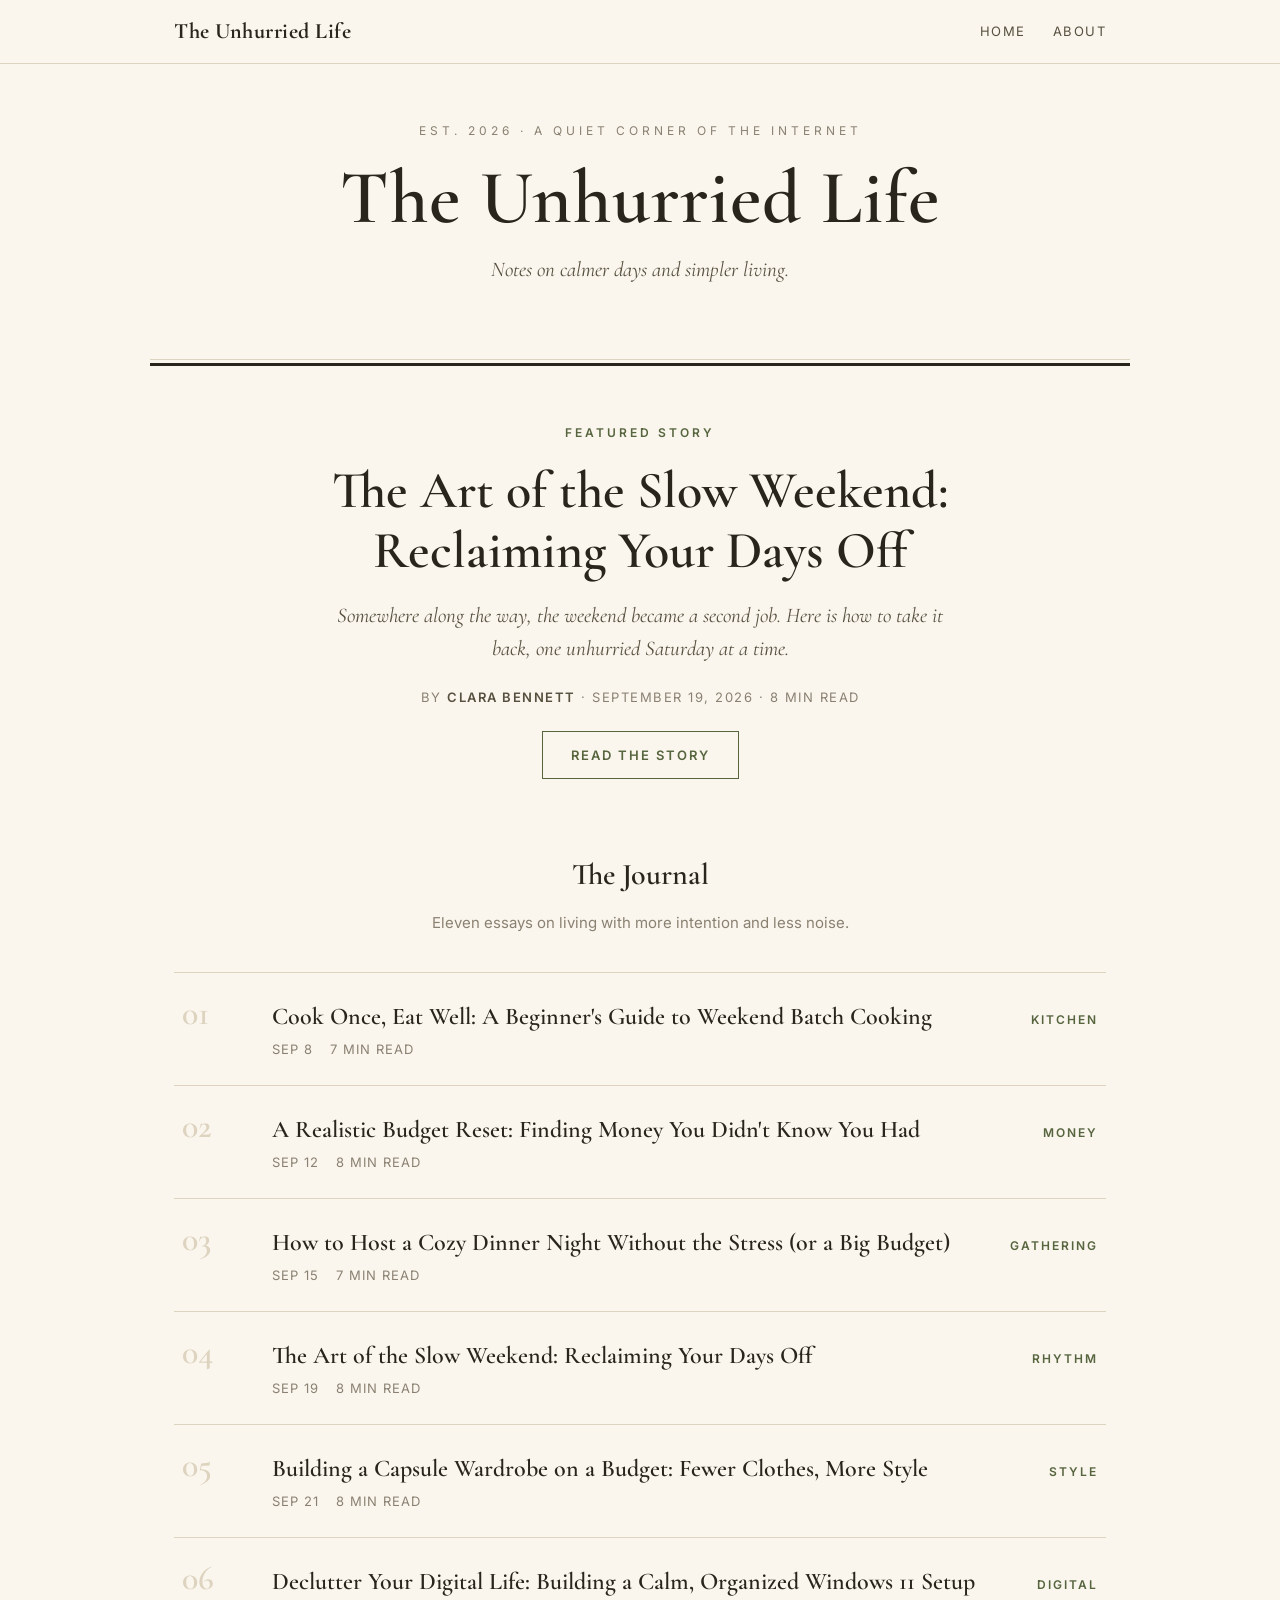
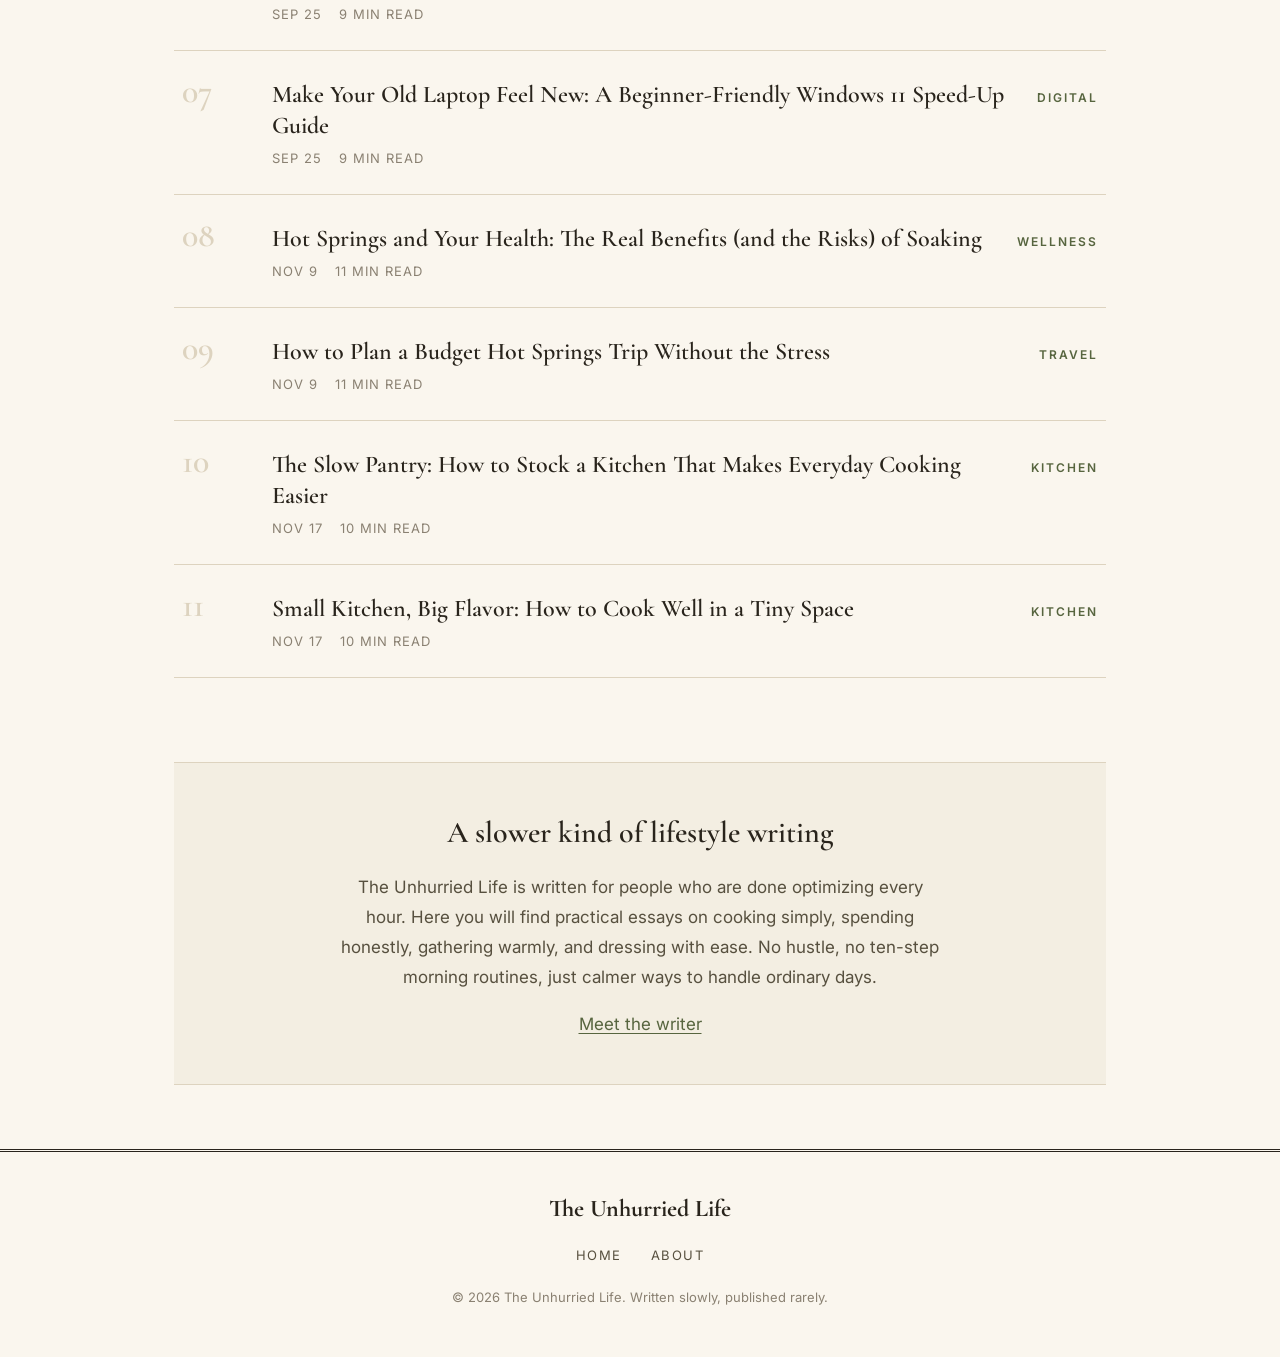
<file: index.html>
<!DOCTYPE html>
<html lang="en">
<head>
<meta charset="UTF-8">
<meta name="viewport" content="width=device-width, initial-scale=1.0">
<title>The Unhurried Life | Notes on Calmer Days and Simpler Living</title>
<meta name="description" content="The Unhurried Life is a lifestyle journal about intentional everyday living: slow weekends, simple cooking, honest budgeting, and wardrobes that make mornings easy.">
<meta property="og:type" content="website">
<meta property="og:title" content="The Unhurried Life | Notes on Calmer Days and Simpler Living">
<meta property="og:description" content="A lifestyle journal about intentional everyday living: slow weekends, simple cooking, honest budgeting, and calmer routines.">
<meta property="og:url" content="https://the-unhurried-life.tiiny.site/">
<link rel="stylesheet" href="styles.css">
</head>
<body>

<div class="topbar">
  <div class="topbar-inner">
    <a class="brand-mini" href="index.html">The Unhurried Life</a>
    <nav class="navlinks">
      <a href="index.html">Home</a>
      <a href="about.html">About</a>
    </nav>
  </div>
</div>

<header class="masthead">
  <div class="est">Est. 2026 &middot; A quiet corner of the internet</div>
  <h1>The Unhurried Life</h1>
  <p class="tagline">Notes on calmer days and simpler living.</p>
</header>
<hr class="double-rule">

<main>
  <div class="wrap-wide">

    <section class="featured">
      <div class="kicker">Featured Story</div>
      <h2><a href="posts/the-art-of-the-slow-weekend.html">The Art of the Slow Weekend: Reclaiming Your Days Off</a></h2>
      <p class="excerpt">Somewhere along the way, the weekend became a second job. Here is how to take it back, one unhurried Saturday at a time.</p>
      <p class="byline">By <strong>Clara Bennett</strong> &middot; September 19, 2026 &middot; 8 min read</p>
      <a class="read-more" href="posts/the-art-of-the-slow-weekend.html">Read the story</a>
    </section>

    <section class="index-section">
      <h2 class="index-heading">The Journal</h2>
      <p class="index-sub">Eleven essays on living with more intention and less noise.</p>
      <ol class="story-list">
        <li>
          <div>
            <h3><a href="posts/weekend-batch-cooking-for-beginners.html">Cook Once, Eat Well: A Beginner's Guide to Weekend Batch Cooking</a></h3>
            <p class="meta"><time datetime="2026-09-08">Sep 8</time> 7 min read</p>
          </div>
          <span class="cat">Kitchen</span>
        </li>
        <li>
          <div>
            <h3><a href="posts/realistic-budget-reset.html">A Realistic Budget Reset: Finding Money You Didn't Know You Had</a></h3>
            <p class="meta"><time datetime="2026-09-12">Sep 12</time> 8 min read</p>
          </div>
          <span class="cat">Money</span>
        </li>
        <li>
          <div>
            <h3><a href="posts/cozy-dinner-night-without-stress.html">How to Host a Cozy Dinner Night Without the Stress (or a Big Budget)</a></h3>
            <p class="meta"><time datetime="2026-09-15">Sep 15</time> 7 min read</p>
          </div>
          <span class="cat">Gathering</span>
        </li>
        <li>
          <div>
            <h3><a href="posts/the-art-of-the-slow-weekend.html">The Art of the Slow Weekend: Reclaiming Your Days Off</a></h3>
            <p class="meta"><time datetime="2026-09-19">Sep 19</time> 8 min read</p>
          </div>
          <span class="cat">Rhythm</span>
        </li>
        <li>
          <div>
            <h3><a href="posts/capsule-wardrobe-on-a-budget.html">Building a Capsule Wardrobe on a Budget: Fewer Clothes, More Style</a></h3>
            <p class="meta"><time datetime="2026-09-21">Sep 21</time> 8 min read</p>
          </div>
          <span class="cat">Style</span>
        </li>
        <li>
          <div>
            <h3><a href="posts/calm-organized-windows-11-setup.html">Declutter Your Digital Life: Building a Calm, Organized Windows 11 Setup</a></h3>
            <p class="meta"><time datetime="2026-09-25">Sep 25</time> 9 min read</p>
          </div>
          <span class="cat">Digital</span>
        </li>
        <li>
          <div>
            <h3><a href="posts/windows-11-speed-up-guide-for-beginners.html">Make Your Old Laptop Feel New: A Beginner-Friendly Windows 11 Speed-Up Guide</a></h3>
            <p class="meta"><time datetime="2026-09-25">Sep 25</time> 9 min read</p>
          </div>
          <span class="cat">Digital</span>
        </li>
        <li>
          <div>
            <h3><a href="posts/hot-springs-health-benefits-and-risks.html">Hot Springs and Your Health: The Real Benefits (and the Risks) of Soaking</a></h3>
            <p class="meta"><time datetime="2026-11-09">Nov 9</time> 11 min read</p>
          </div>
          <span class="cat">Wellness</span>
        </li>
        <li>
          <div>
            <h3><a href="posts/plan-a-budget-hot-springs-trip.html">How to Plan a Budget Hot Springs Trip Without the Stress</a></h3>
            <p class="meta"><time datetime="2026-11-09">Nov 9</time> 11 min read</p>
          </div>
          <span class="cat">Travel</span>
        </li>
        <li>
          <div>
            <h3><a href="posts/slow-pantry-stocking-guide.html">The Slow Pantry: How to Stock a Kitchen That Makes Everyday Cooking Easier</a></h3>
            <p class="meta"><time datetime="2026-11-17">Nov 17</time> 10 min read</p>
          </div>
          <span class="cat">Kitchen</span>
        </li>
        <li>
          <div>
            <h3><a href="posts/small-kitchen-big-flavor.html">Small Kitchen, Big Flavor: How to Cook Well in a Tiny Space</a></h3>
            <p class="meta"><time datetime="2026-11-17">Nov 17</time> 10 min read</p>
          </div>
          <span class="cat">Kitchen</span>
        </li>
      </ol>
    </section>

    <section class="home-about">
      <h2>A slower kind of lifestyle writing</h2>
      <p>The Unhurried Life is written for people who are done optimizing every hour. Here you will find practical essays on cooking simply, spending honestly, gathering warmly, and dressing with ease. No hustle, no ten-step morning routines, just calmer ways to handle ordinary days.</p>
      <a href="about.html">Meet the writer</a>
    </section>

  </div>
</main>

<footer>
  <div class="f-title">The Unhurried Life</div>
  <nav>
    <a href="index.html">Home</a>
    <a href="about.html">About</a>
  </nav>
  <p class="small">&copy; 2026 The Unhurried Life. Written slowly, published rarely.</p>
</footer>

</body>
</html>
</file>
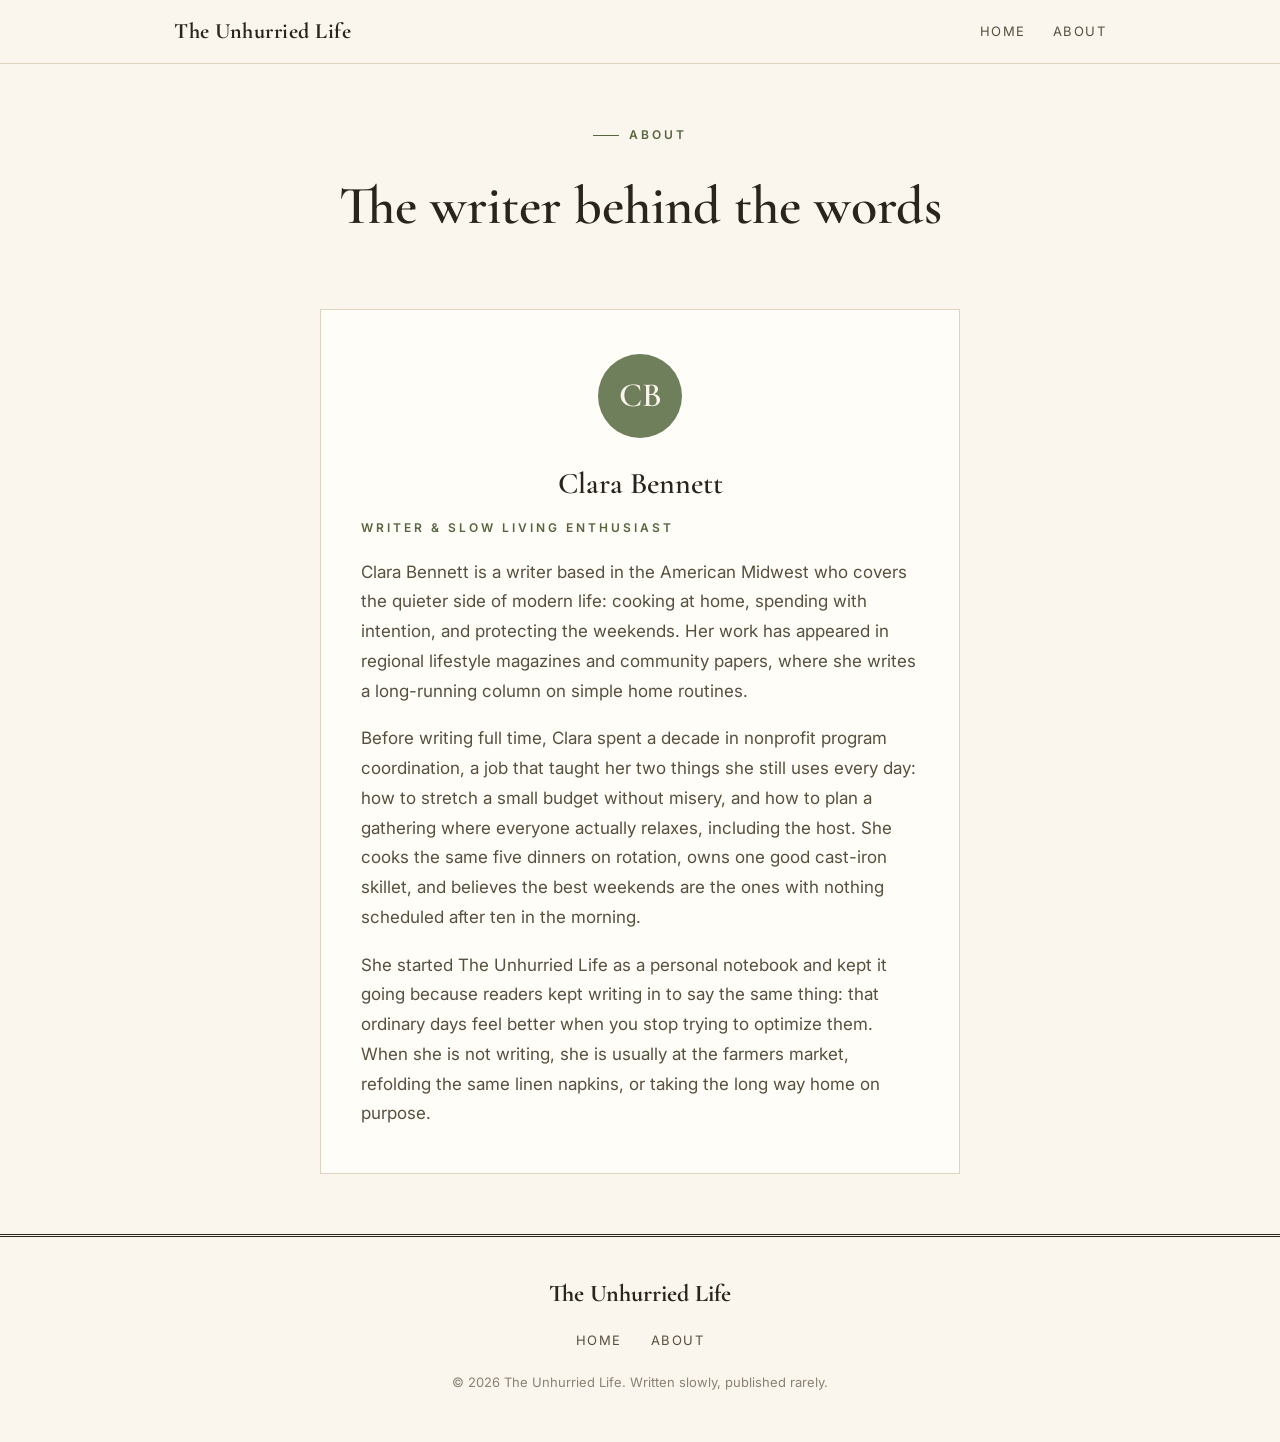
<file: about.html>
<!DOCTYPE html>
<html lang="en">
<head>
<meta charset="UTF-8">
<meta name="viewport" content="width=device-width, initial-scale=1.0">
<title>About | The Unhurried Life</title>
<meta name="description" content="Meet Clara Bennett, the writer behind The Unhurried Life: essays on slow weekends, simple cooking, honest money, and calm routines.">
<meta property="og:type" content="website">
<meta property="og:title" content="About | The Unhurried Life">
<meta property="og:description" content="Meet Clara Bennett, the writer behind The Unhurried Life: essays on slow weekends, simple cooking, honest money, and calm routines.">
<meta property="og:url" content="https://the-unhurried-life.tiiny.site/about.html">
<link rel="stylesheet" href="styles.css">
</head>
<body>

<div class="topbar">
  <div class="topbar-inner">
    <a class="brand-mini" href="index.html">The Unhurried Life</a>
    <nav class="navlinks">
      <a href="index.html">Home</a>
      <a href="about.html">About</a>
    </nav>
  </div>
</div>

<main>
  <div class="wrap">

    <header class="about-head">
      <div class="kicker" style="text-align:center">About</div>
      <h1>The writer behind the words</h1>
    </header>

    <div class="author-card">
      <div class="initials">CB</div>
      <h2>Clara Bennett</h2>
      <p class="role">Writer &amp; Slow Living Enthusiast</p>
      <p>Clara Bennett is a writer based in the American Midwest who covers the quieter side of modern life: cooking at home, spending with intention, and protecting the weekends. Her work has appeared in regional lifestyle magazines and community papers, where she writes a long-running column on simple home routines.</p>
      <p>Before writing full time, Clara spent a decade in nonprofit program coordination, a job that taught her two things she still uses every day: how to stretch a small budget without misery, and how to plan a gathering where everyone actually relaxes, including the host. She cooks the same five dinners on rotation, owns one good cast-iron skillet, and believes the best weekends are the ones with nothing scheduled after ten in the morning.</p>
      <p>She started The Unhurried Life as a personal notebook and kept it going because readers kept writing in to say the same thing: that ordinary days feel better when you stop trying to optimize them. When she is not writing, she is usually at the farmers market, refolding the same linen napkins, or taking the long way home on purpose.</p>
    </div>

  </div>
</main>

<footer>
  <div class="f-title">The Unhurried Life</div>
  <nav>
    <a href="index.html">Home</a>
    <a href="about.html">About</a>
  </nav>
  <p class="small">&copy; 2026 The Unhurried Life. Written slowly, published rarely.</p>
</footer>

</body>
</html>
</file>
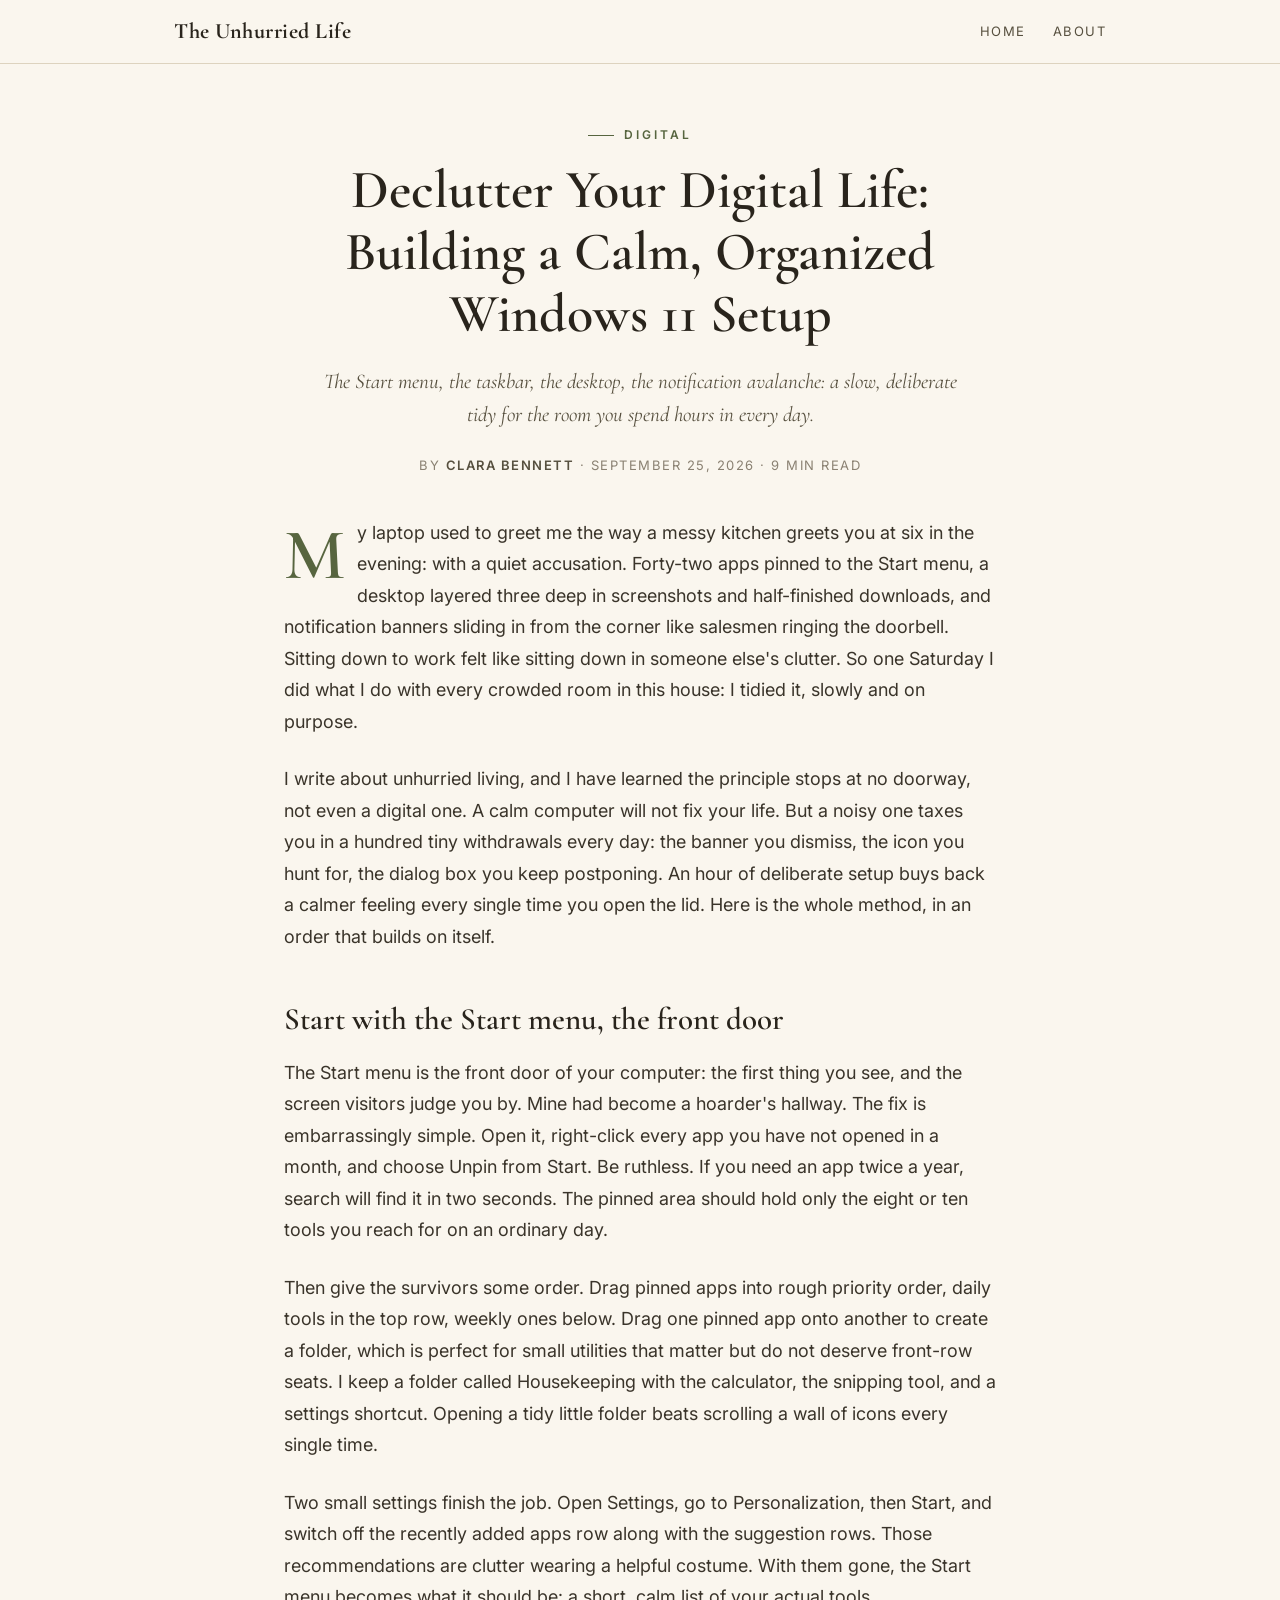
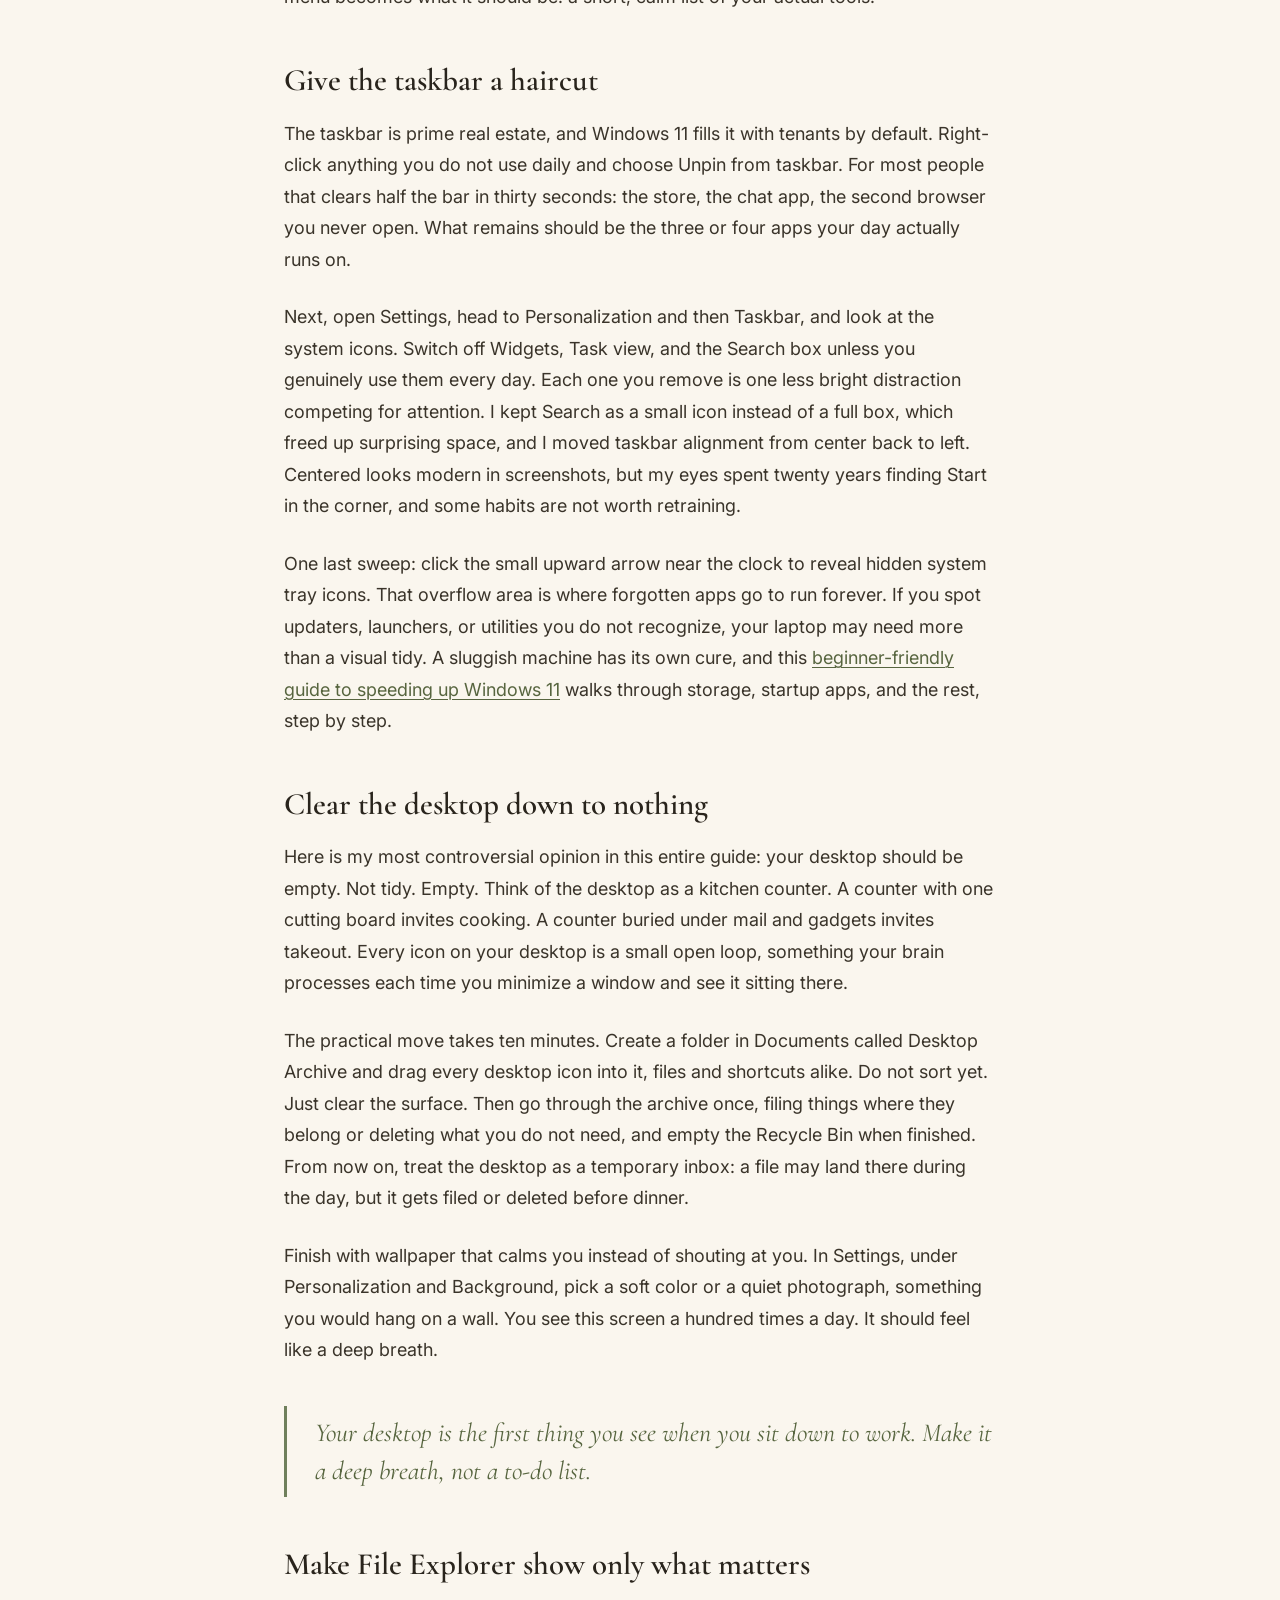
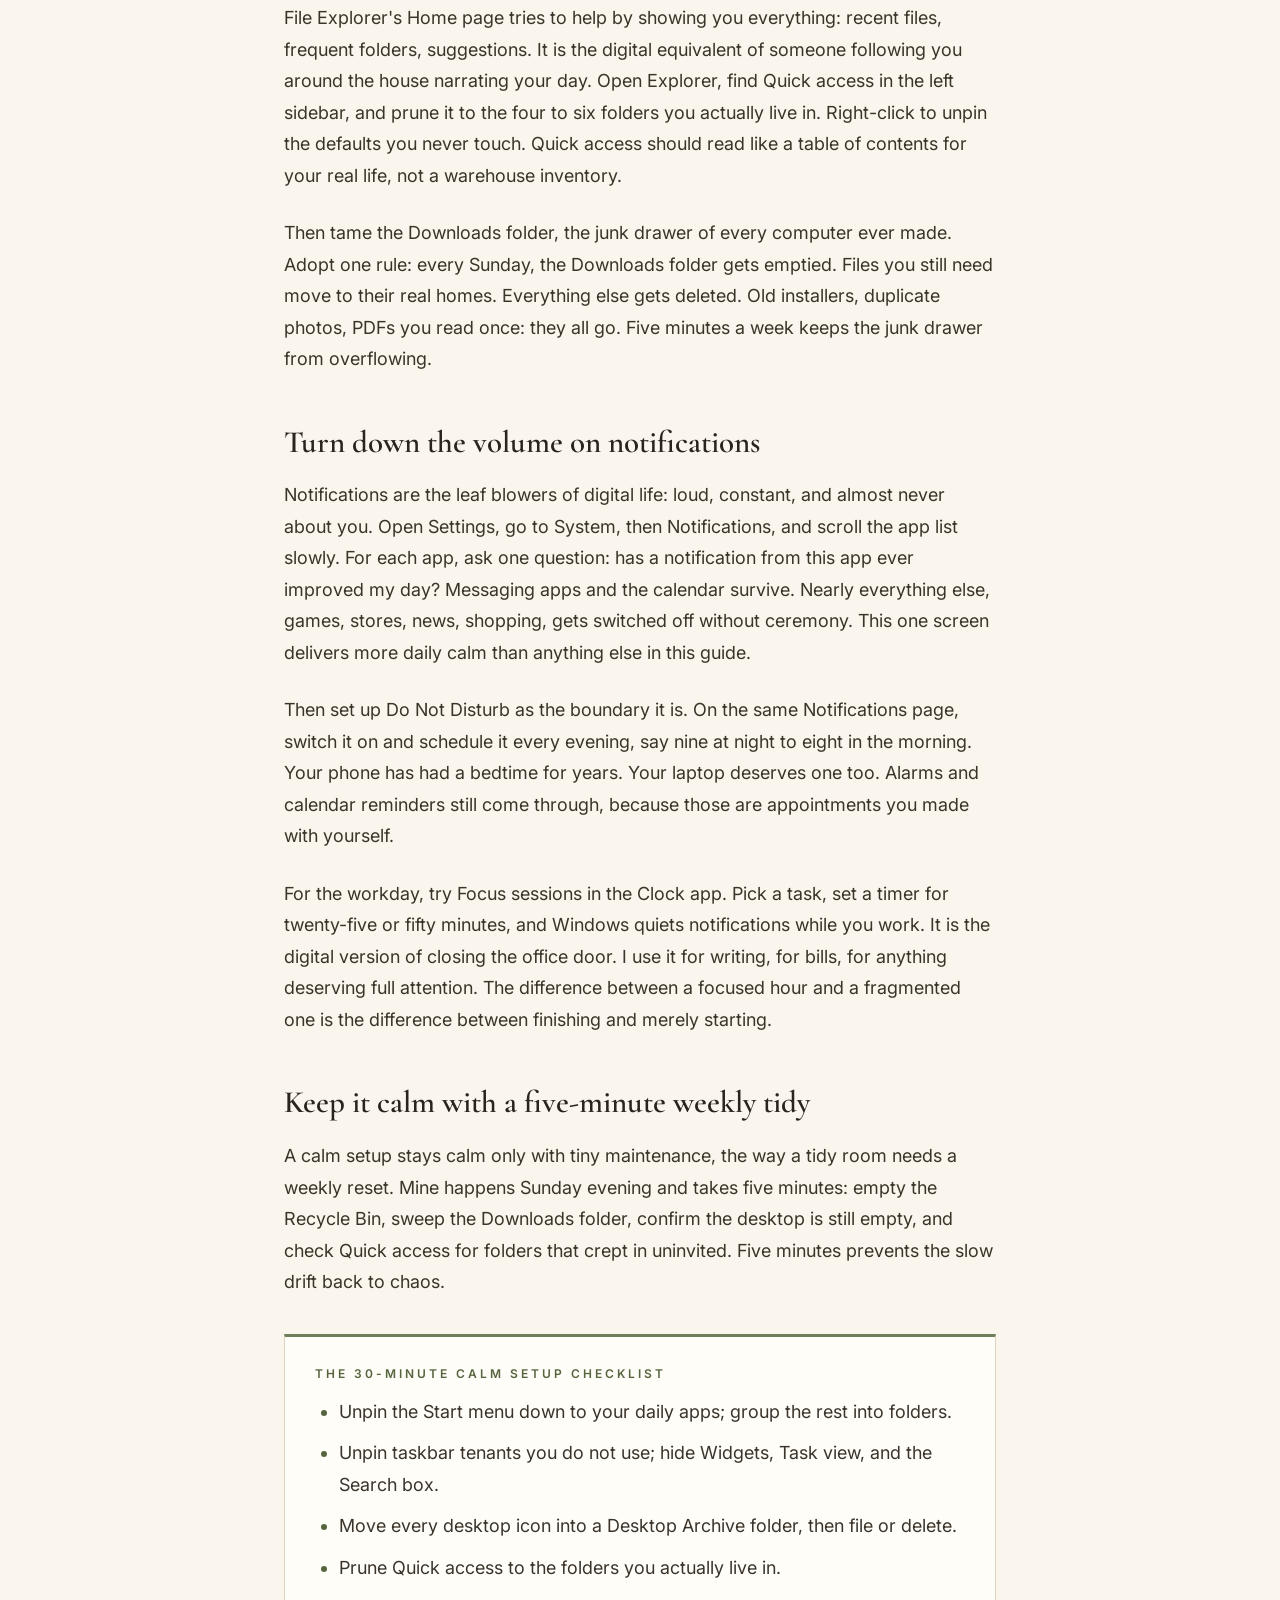
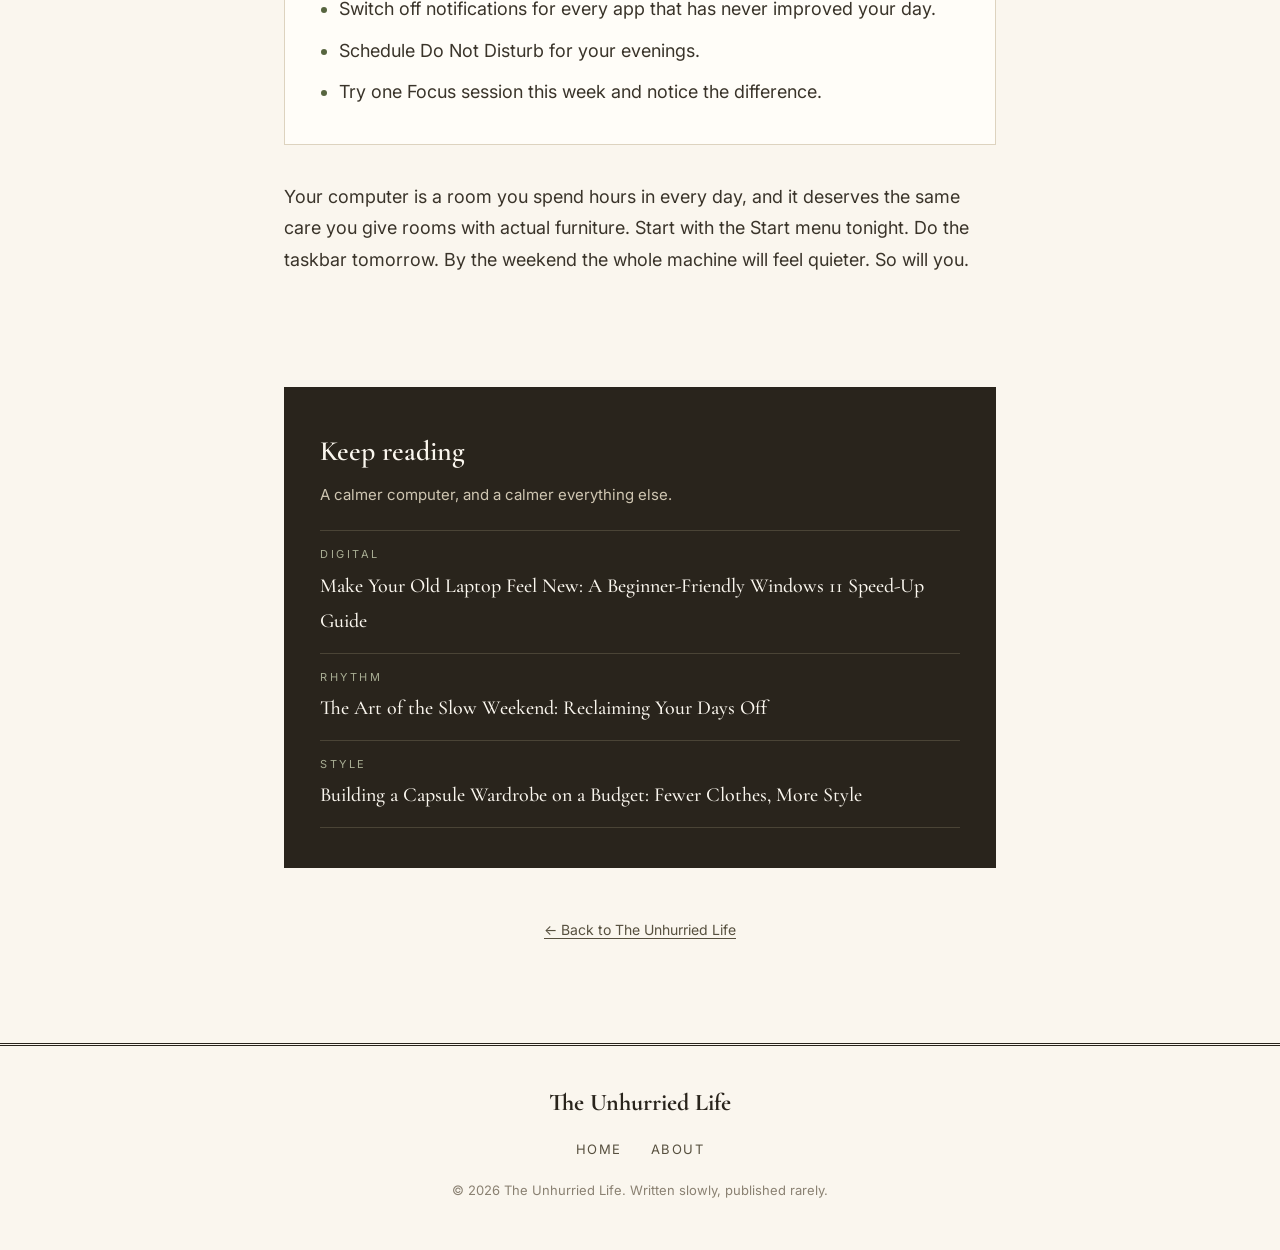
<file: posts/calm-organized-windows-11-setup.html>
<!DOCTYPE html>
<html lang="en">
<head>
<meta charset="UTF-8">
<meta name="viewport" content="width=device-width, initial-scale=1.0">
<title>Declutter Your Digital Life: Building a Calm, Organized Windows 11 Setup | The Unhurried Life</title>
<meta name="description" content="Tame the Start menu, taskbar, desktop, File Explorer, and notification overload in Windows 11 with a calm, step-by-step setup that makes your computer feel quieter every day.">
<meta property="og:type" content="article">
<meta property="og:title" content="Declutter Your Digital Life: Building a Calm, Organized Windows 11 Setup">
<meta property="og:description" content="Your computer is a room you spend hours in every day. Here is how to tidy it, slowly and on purpose.">
<meta property="og:url" content="https://the-unhurried-life.tiiny.site/posts/calm-organized-windows-11-setup.html">
<link rel="stylesheet" href="../styles.css">
</head>
<body>

<div class="topbar">
  <div class="topbar-inner">
    <a class="brand-mini" href="../index.html">The Unhurried Life</a>
    <nav class="navlinks">
      <a href="../index.html">Home</a>
      <a href="../about.html">About</a>
    </nav>
  </div>
</div>

<main>
  <article>
    <div class="wrap">
      <header class="article-head">
        <div class="kicker">Digital</div>
        <h1>Declutter Your Digital Life: Building a Calm, Organized Windows 11 Setup</h1>
        <p class="standfirst">The Start menu, the taskbar, the desktop, the notification avalanche: a slow, deliberate tidy for the room you spend hours in every day.</p>
        <p class="byline">By <strong>Clara Bennett</strong> &middot; <time datetime="2026-09-25">September 25, 2026</time> &middot; 9 min read</p>
      </header>

      <div class="prose">
        <p class="lead">My laptop used to greet me the way a messy kitchen greets you at six in the evening: with a quiet accusation. Forty-two apps pinned to the Start menu, a desktop layered three deep in screenshots and half-finished downloads, and notification banners sliding in from the corner like salesmen ringing the doorbell. Sitting down to work felt like sitting down in someone else's clutter. So one Saturday I did what I do with every crowded room in this house: I tidied it, slowly and on purpose.</p>

        <p>I write about unhurried living, and I have learned the principle stops at no doorway, not even a digital one. A calm computer will not fix your life. But a noisy one taxes you in a hundred tiny withdrawals every day: the banner you dismiss, the icon you hunt for, the dialog box you keep postponing. An hour of deliberate setup buys back a calmer feeling every single time you open the lid. Here is the whole method, in an order that builds on itself.</p>

        <h2>Start with the Start menu, the front door</h2>
        <p>The Start menu is the front door of your computer: the first thing you see, and the screen visitors judge you by. Mine had become a hoarder's hallway. The fix is embarrassingly simple. Open it, right-click every app you have not opened in a month, and choose Unpin from Start. Be ruthless. If you need an app twice a year, search will find it in two seconds. The pinned area should hold only the eight or ten tools you reach for on an ordinary day.</p>
        <p>Then give the survivors some order. Drag pinned apps into rough priority order, daily tools in the top row, weekly ones below. Drag one pinned app onto another to create a folder, which is perfect for small utilities that matter but do not deserve front-row seats. I keep a folder called Housekeeping with the calculator, the snipping tool, and a settings shortcut. Opening a tidy little folder beats scrolling a wall of icons every single time.</p>
        <p>Two small settings finish the job. Open Settings, go to Personalization, then Start, and switch off the recently added apps row along with the suggestion rows. Those recommendations are clutter wearing a helpful costume. With them gone, the Start menu becomes what it should be: a short, calm list of your actual tools.</p>

        <h2>Give the taskbar a haircut</h2>
        <p>The taskbar is prime real estate, and Windows 11 fills it with tenants by default. Right-click anything you do not use daily and choose Unpin from taskbar. For most people that clears half the bar in thirty seconds: the store, the chat app, the second browser you never open. What remains should be the three or four apps your day actually runs on.</p>
        <p>Next, open Settings, head to Personalization and then Taskbar, and look at the system icons. Switch off Widgets, Task view, and the Search box unless you genuinely use them every day. Each one you remove is one less bright distraction competing for attention. I kept Search as a small icon instead of a full box, which freed up surprising space, and I moved taskbar alignment from center back to left. Centered looks modern in screenshots, but my eyes spent twenty years finding Start in the corner, and some habits are not worth retraining.</p>
        <p>One last sweep: click the small upward arrow near the clock to reveal hidden system tray icons. That overflow area is where forgotten apps go to run forever. If you spot updaters, launchers, or utilities you do not recognize, your laptop may need more than a visual tidy. A sluggish machine has its own cure, and this <a href="windows-11-speed-up-guide-for-beginners.html">beginner-friendly guide to speeding up Windows 11</a> walks through storage, startup apps, and the rest, step by step.</p>

        <h2>Clear the desktop down to nothing</h2>
        <p>Here is my most controversial opinion in this entire guide: your desktop should be empty. Not tidy. Empty. Think of the desktop as a kitchen counter. A counter with one cutting board invites cooking. A counter buried under mail and gadgets invites takeout. Every icon on your desktop is a small open loop, something your brain processes each time you minimize a window and see it sitting there.</p>
        <p>The practical move takes ten minutes. Create a folder in Documents called Desktop Archive and drag every desktop icon into it, files and shortcuts alike. Do not sort yet. Just clear the surface. Then go through the archive once, filing things where they belong or deleting what you do not need, and empty the Recycle Bin when finished. From now on, treat the desktop as a temporary inbox: a file may land there during the day, but it gets filed or deleted before dinner.</p>
        <p>Finish with wallpaper that calms you instead of shouting at you. In Settings, under Personalization and Background, pick a soft color or a quiet photograph, something you would hang on a wall. You see this screen a hundred times a day. It should feel like a deep breath.</p>

        <div class="pullquote">Your desktop is the first thing you see when you sit down to work. Make it a deep breath, not a to-do list.</div>

        <h2>Make File Explorer show only what matters</h2>
        <p>File Explorer's Home page tries to help by showing you everything: recent files, frequent folders, suggestions. It is the digital equivalent of someone following you around the house narrating your day. Open Explorer, find Quick access in the left sidebar, and prune it to the four to six folders you actually live in. Right-click to unpin the defaults you never touch. Quick access should read like a table of contents for your real life, not a warehouse inventory.</p>
        <p>Then tame the Downloads folder, the junk drawer of every computer ever made. Adopt one rule: every Sunday, the Downloads folder gets emptied. Files you still need move to their real homes. Everything else gets deleted. Old installers, duplicate photos, PDFs you read once: they all go. Five minutes a week keeps the junk drawer from overflowing.</p>

        <h2>Turn down the volume on notifications</h2>
        <p>Notifications are the leaf blowers of digital life: loud, constant, and almost never about you. Open Settings, go to System, then Notifications, and scroll the app list slowly. For each app, ask one question: has a notification from this app ever improved my day? Messaging apps and the calendar survive. Nearly everything else, games, stores, news, shopping, gets switched off without ceremony. This one screen delivers more daily calm than anything else in this guide.</p>
        <p>Then set up Do Not Disturb as the boundary it is. On the same Notifications page, switch it on and schedule it every evening, say nine at night to eight in the morning. Your phone has had a bedtime for years. Your laptop deserves one too. Alarms and calendar reminders still come through, because those are appointments you made with yourself.</p>
        <p>For the workday, try Focus sessions in the Clock app. Pick a task, set a timer for twenty-five or fifty minutes, and Windows quiets notifications while you work. It is the digital version of closing the office door. I use it for writing, for bills, for anything deserving full attention. The difference between a focused hour and a fragmented one is the difference between finishing and merely starting.</p>

        <h2>Keep it calm with a five-minute weekly tidy</h2>
        <p>A calm setup stays calm only with tiny maintenance, the way a tidy room needs a weekly reset. Mine happens Sunday evening and takes five minutes: empty the Recycle Bin, sweep the Downloads folder, confirm the desktop is still empty, and check Quick access for folders that crept in uninvited. Five minutes prevents the slow drift back to chaos.</p>

        <div class="note-box">
          <h4>The 30-minute calm setup checklist</h4>
          <ul>
            <li>Unpin the Start menu down to your daily apps; group the rest into folders.</li>
            <li>Unpin taskbar tenants you do not use; hide Widgets, Task view, and the Search box.</li>
            <li>Move every desktop icon into a Desktop Archive folder, then file or delete.</li>
            <li>Prune Quick access to the folders you actually live in.</li>
            <li>Switch off notifications for every app that has never improved your day.</li>
            <li>Schedule Do Not Disturb for your evenings.</li>
            <li>Try one Focus session this week and notice the difference.</li>
          </ul>
        </div>

        <p>Your computer is a room you spend hours in every day, and it deserves the same care you give rooms with actual furniture. Start with the Start menu tonight. Do the taskbar tomorrow. By the weekend the whole machine will feel quieter. So will you.</p>
      </div>

      <div class="keep-reading">
        <h2>Keep reading</h2>
        <p class="kr-sub">A calmer computer, and a calmer everything else.</p>
        <ul>
          <li>
            <span class="kr-cat">Digital</span>
            <a href="windows-11-speed-up-guide-for-beginners.html">Make Your Old Laptop Feel New: A Beginner-Friendly Windows 11 Speed-Up Guide</a>
          </li>
          <li>
            <span class="kr-cat">Rhythm</span>
            <a href="the-art-of-the-slow-weekend.html">The Art of the Slow Weekend: Reclaiming Your Days Off</a>
          </li>
          <li>
            <span class="kr-cat">Style</span>
            <a href="capsule-wardrobe-on-a-budget.html">Building a Capsule Wardrobe on a Budget: Fewer Clothes, More Style</a>
          </li>
        </ul>
      </div>

      <p class="article-foot"><a href="../index.html">&larr; Back to The Unhurried Life</a></p>
    </div>
  </article>
</main>

<footer>
  <div class="f-title">The Unhurried Life</div>
  <nav>
    <a href="../index.html">Home</a>
    <a href="../about.html">About</a>
  </nav>
  <p class="small">&copy; 2026 The Unhurried Life. Written slowly, published rarely.</p>
</footer>

</body>
</html>
</file>
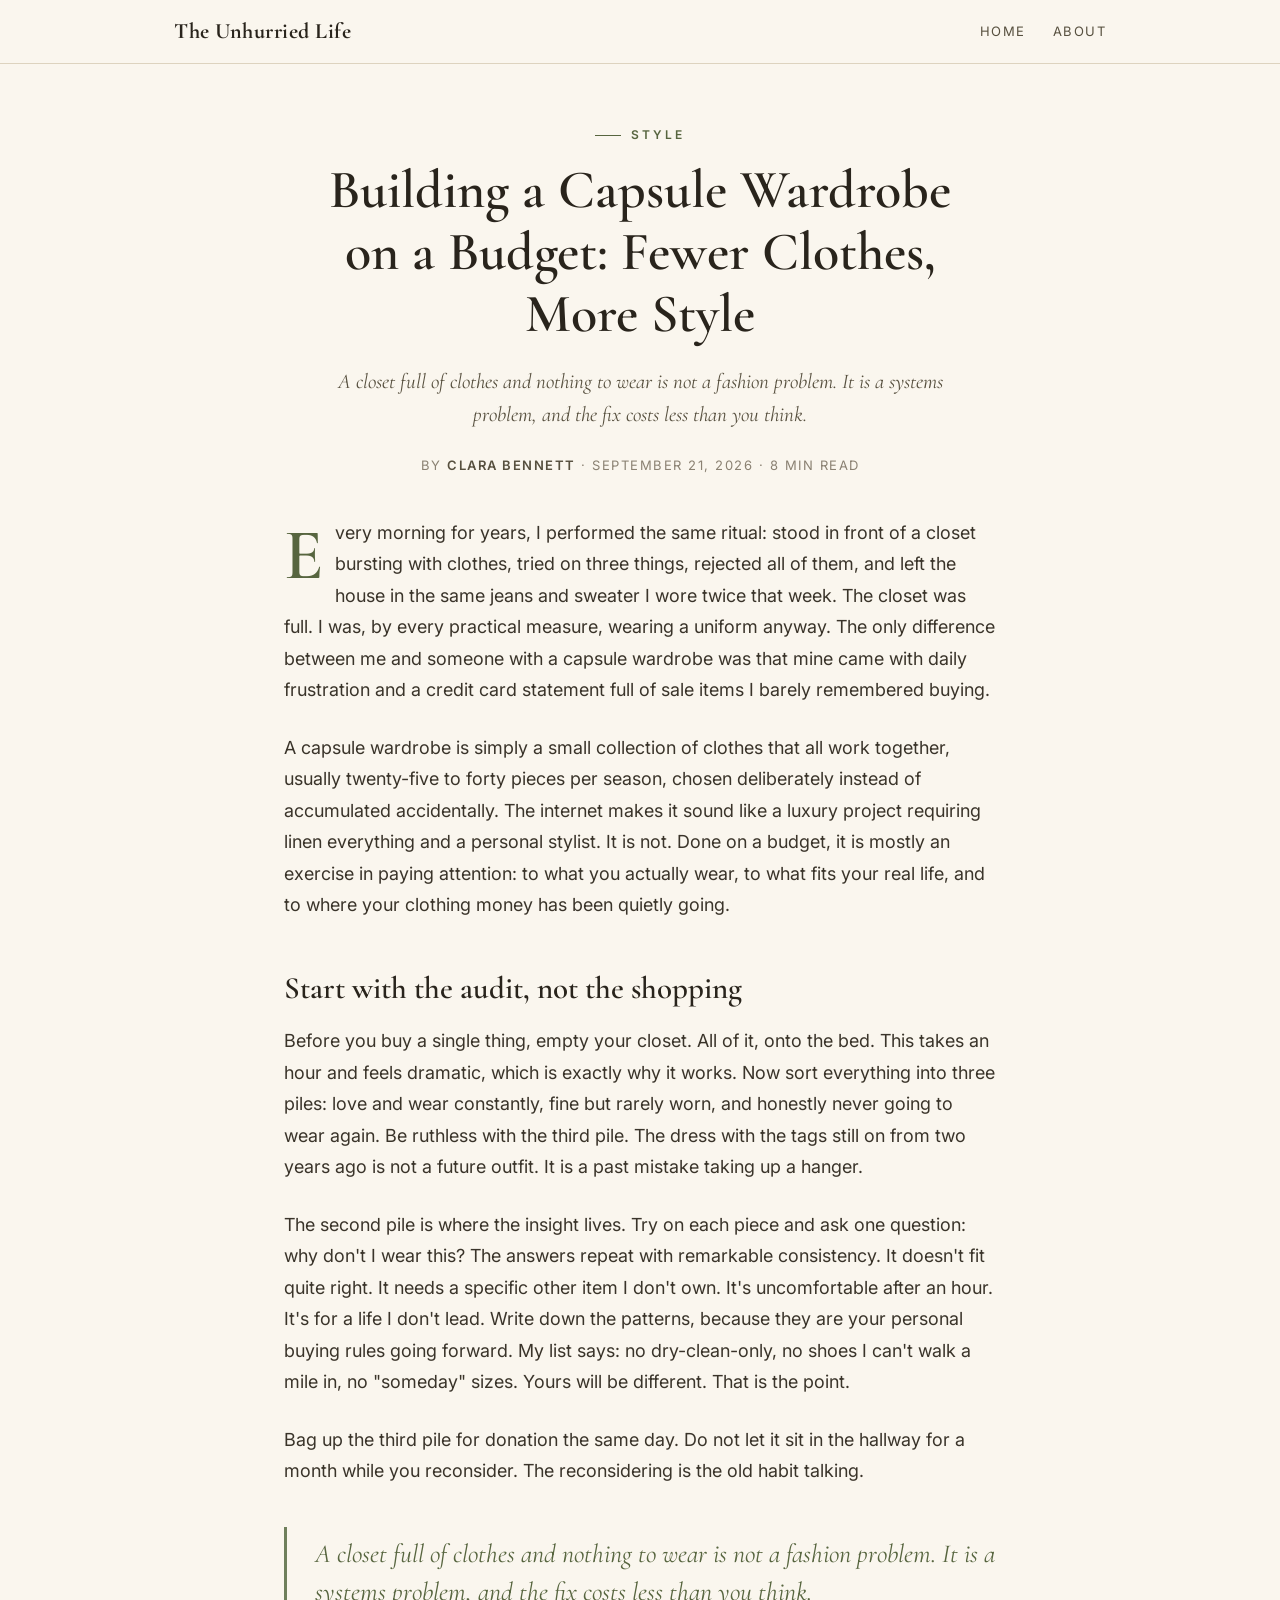
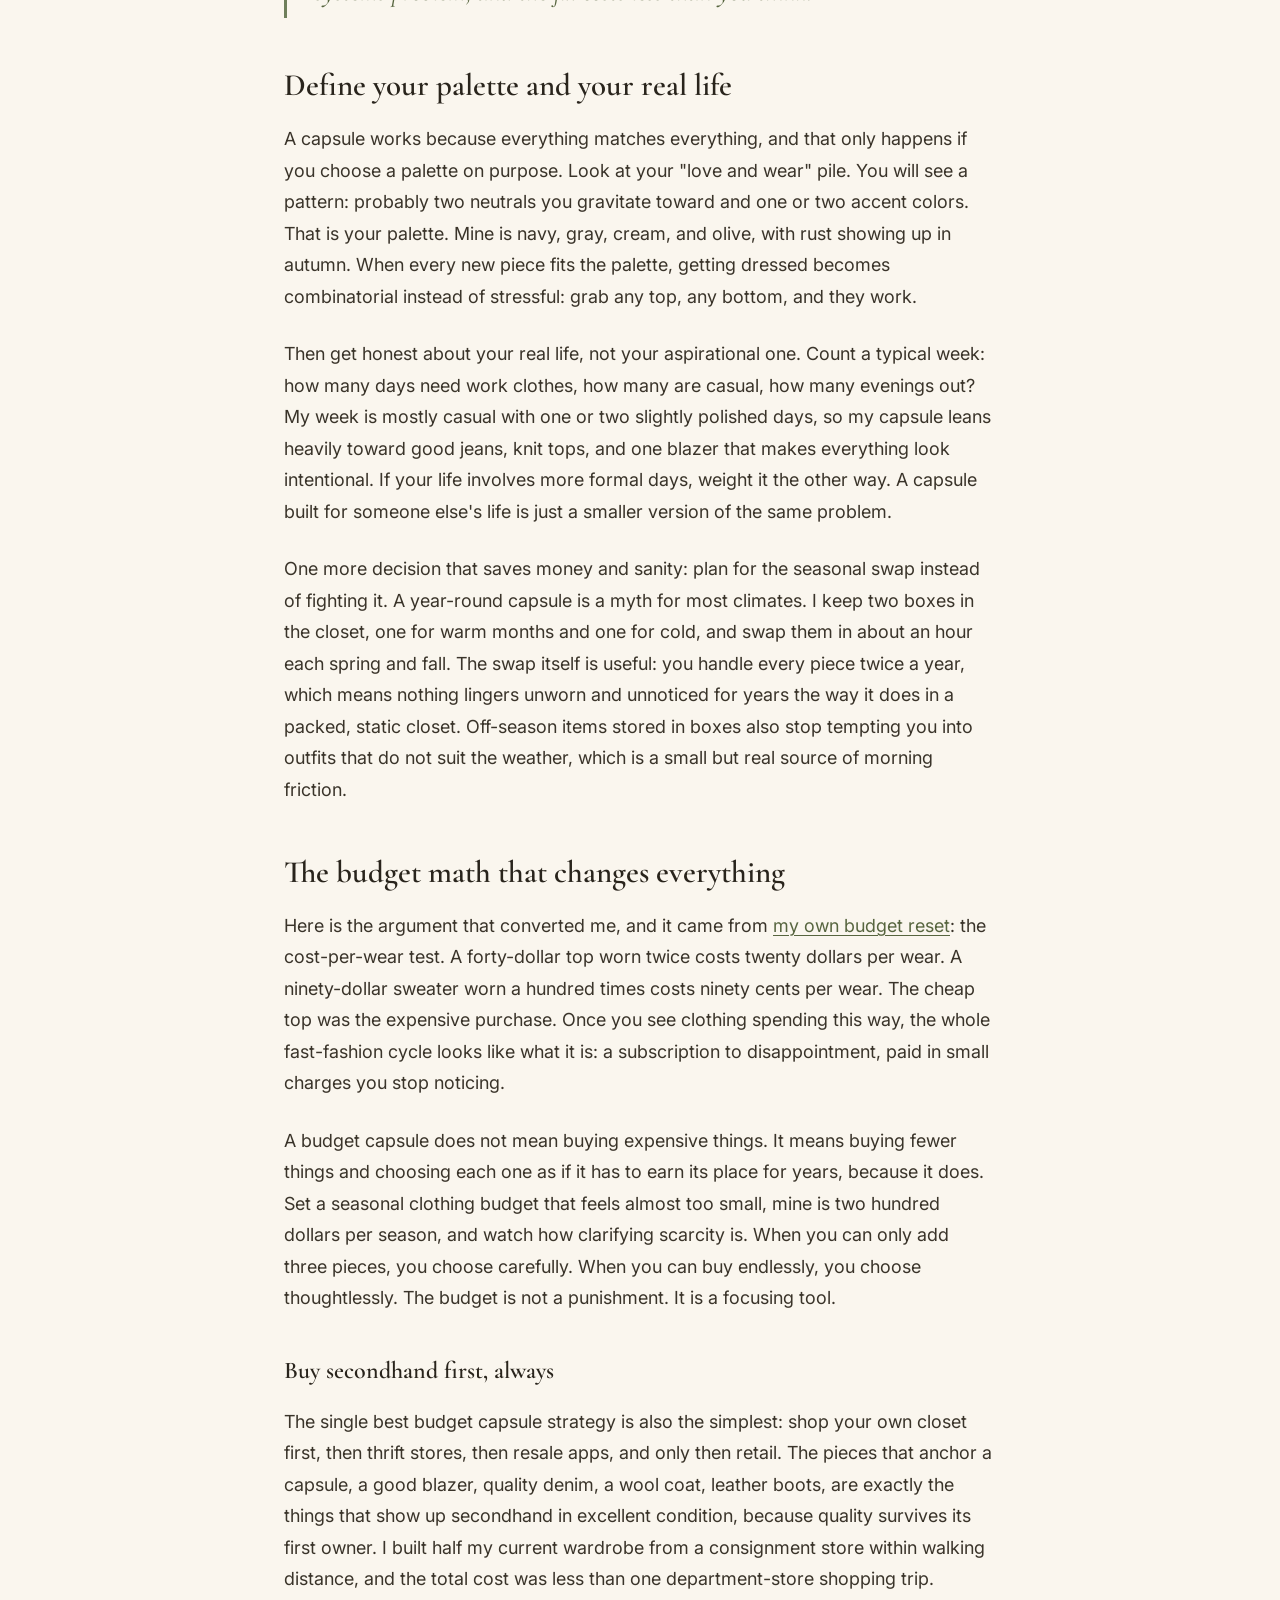
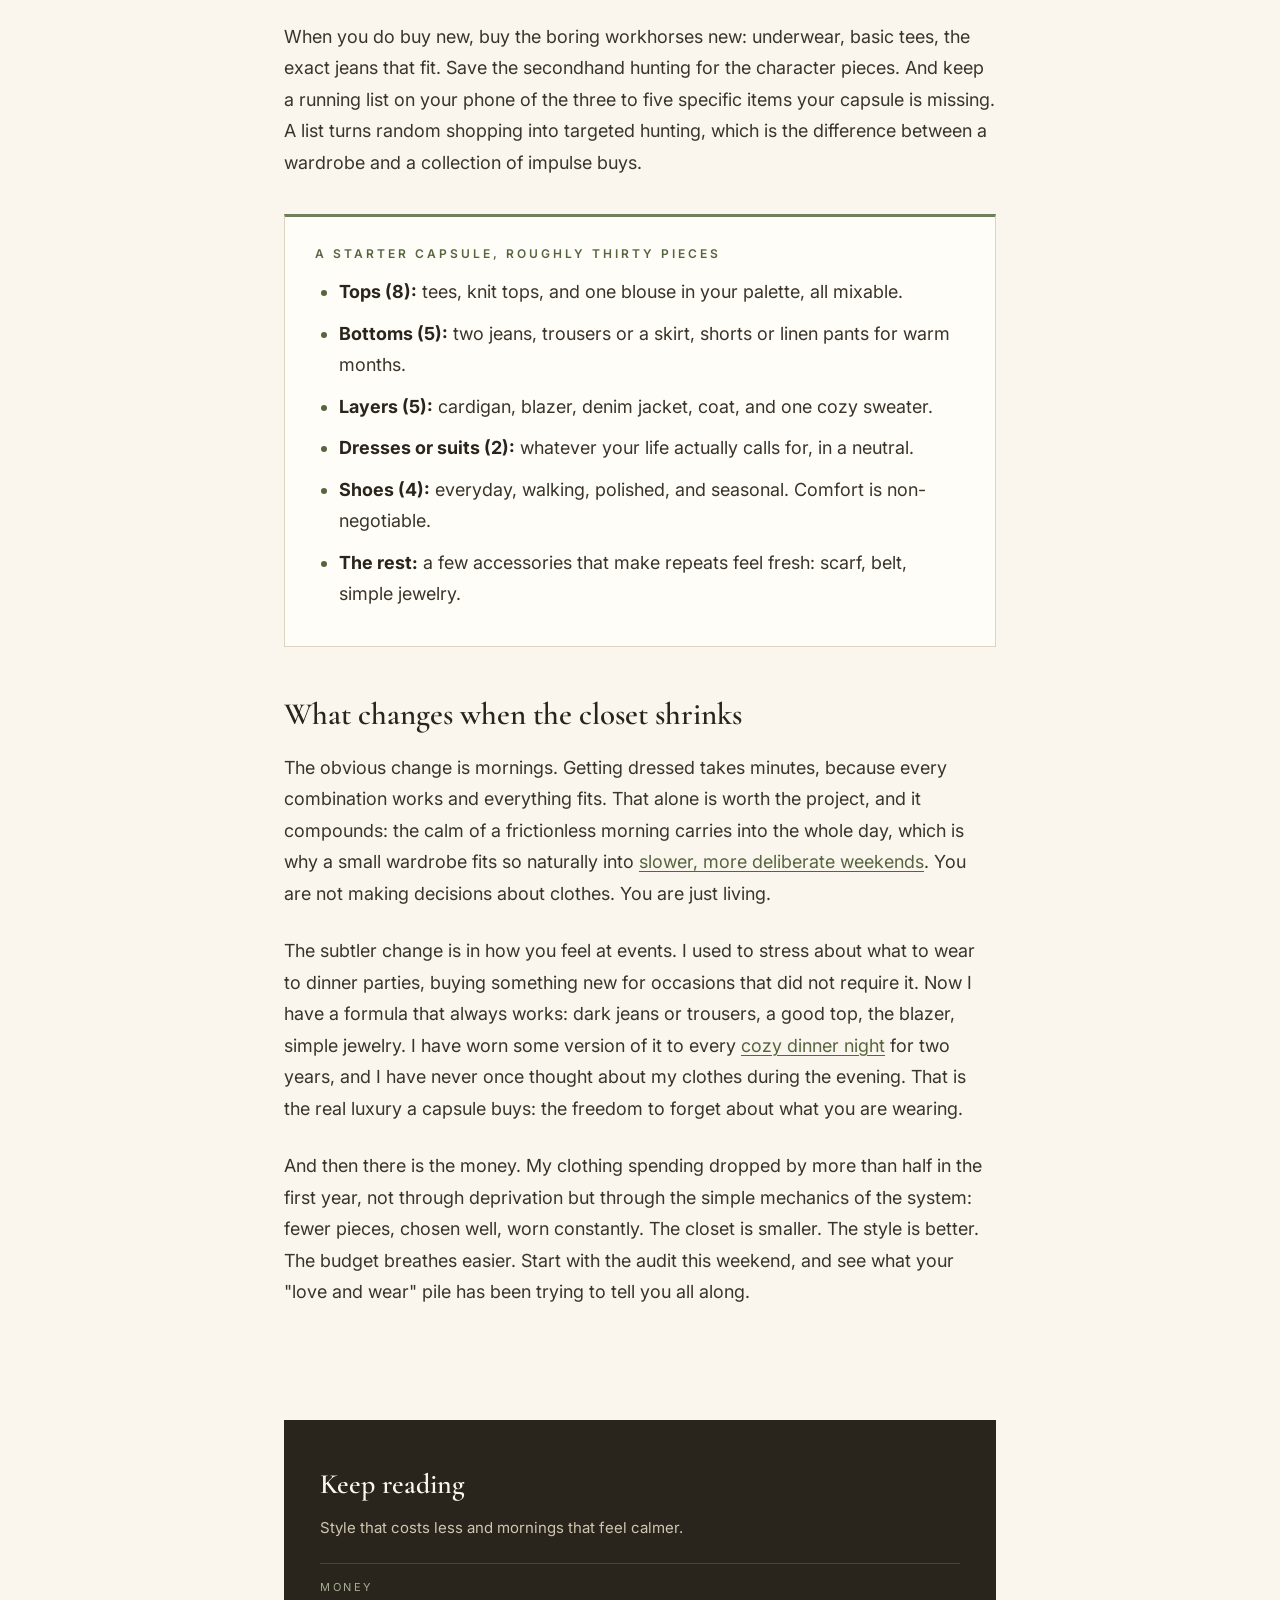
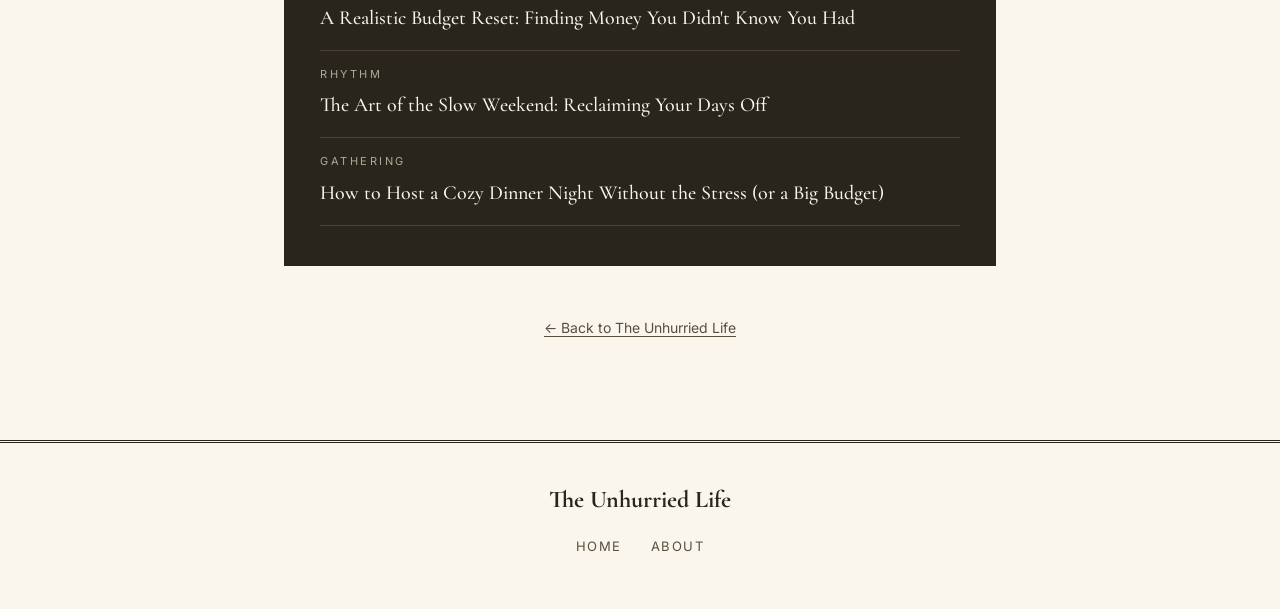
<file: posts/capsule-wardrobe-on-a-budget.html>
<!DOCTYPE html>
<html lang="en">
<head>
<meta charset="UTF-8">
<meta name="viewport" content="width=device-width, initial-scale=1.0">
<title>Building a Capsule Wardrobe on a Budget: Fewer Clothes, More Style | The Unhurried Life</title>
<meta name="description" content="Build a capsule wardrobe on a budget: audit your closet, define your palette, buy secondhand first, and end the cycle of cheap clothes you never wear.">
<meta property="og:type" content="article">
<meta property="og:title" content="Building a Capsule Wardrobe on a Budget: Fewer Clothes, More Style">
<meta property="og:description" content="Fewer clothes, more style, less money: a practical guide to a budget capsule wardrobe built from what you own plus smart secondhand finds.">
<meta property="og:url" content="https://the-unhurried-life.tiiny.site/posts/capsule-wardrobe-on-a-budget.html">
<link rel="stylesheet" href="../styles.css">
</head>
<body>

<div class="topbar">
  <div class="topbar-inner">
    <a class="brand-mini" href="../index.html">The Unhurried Life</a>
    <nav class="navlinks">
      <a href="../index.html">Home</a>
      <a href="../about.html">About</a>
    </nav>
  </div>
</div>

<main>
  <article>
    <div class="wrap">
      <header class="article-head">
        <div class="kicker">Style</div>
        <h1>Building a Capsule Wardrobe on a Budget: Fewer Clothes, More Style</h1>
        <p class="standfirst">A closet full of clothes and nothing to wear is not a fashion problem. It is a systems problem, and the fix costs less than you think.</p>
        <p class="byline">By <strong>Clara Bennett</strong> &middot; <time datetime="2026-09-21">September 21, 2026</time> &middot; 8 min read</p>
      </header>

      <div class="prose">
        <p class="lead">Every morning for years, I performed the same ritual: stood in front of a closet bursting with clothes, tried on three things, rejected all of them, and left the house in the same jeans and sweater I wore twice that week. The closet was full. I was, by every practical measure, wearing a uniform anyway. The only difference between me and someone with a capsule wardrobe was that mine came with daily frustration and a credit card statement full of sale items I barely remembered buying.</p>

        <p>A capsule wardrobe is simply a small collection of clothes that all work together, usually twenty-five to forty pieces per season, chosen deliberately instead of accumulated accidentally. The internet makes it sound like a luxury project requiring linen everything and a personal stylist. It is not. Done on a budget, it is mostly an exercise in paying attention: to what you actually wear, to what fits your real life, and to where your clothing money has been quietly going.</p>

        <h2>Start with the audit, not the shopping</h2>
        <p>Before you buy a single thing, empty your closet. All of it, onto the bed. This takes an hour and feels dramatic, which is exactly why it works. Now sort everything into three piles: love and wear constantly, fine but rarely worn, and honestly never going to wear again. Be ruthless with the third pile. The dress with the tags still on from two years ago is not a future outfit. It is a past mistake taking up a hanger.</p>
        <p>The second pile is where the insight lives. Try on each piece and ask one question: why don't I wear this? The answers repeat with remarkable consistency. It doesn't fit quite right. It needs a specific other item I don't own. It's uncomfortable after an hour. It's for a life I don't lead. Write down the patterns, because they are your personal buying rules going forward. My list says: no dry-clean-only, no shoes I can't walk a mile in, no "someday" sizes. Yours will be different. That is the point.</p>
        <p>Bag up the third pile for donation the same day. Do not let it sit in the hallway for a month while you reconsider. The reconsidering is the old habit talking.</p>

        <div class="pullquote">A closet full of clothes and nothing to wear is not a fashion problem. It is a systems problem, and the fix costs less than you think.</div>

        <h2>Define your palette and your real life</h2>
        <p>A capsule works because everything matches everything, and that only happens if you choose a palette on purpose. Look at your "love and wear" pile. You will see a pattern: probably two neutrals you gravitate toward and one or two accent colors. That is your palette. Mine is navy, gray, cream, and olive, with rust showing up in autumn. When every new piece fits the palette, getting dressed becomes combinatorial instead of stressful: grab any top, any bottom, and they work.</p>
        <p>Then get honest about your real life, not your aspirational one. Count a typical week: how many days need work clothes, how many are casual, how many evenings out? My week is mostly casual with one or two slightly polished days, so my capsule leans heavily toward good jeans, knit tops, and one blazer that makes everything look intentional. If your life involves more formal days, weight it the other way. A capsule built for someone else's life is just a smaller version of the same problem.</p>
        <p>One more decision that saves money and sanity: plan for the seasonal swap instead of fighting it. A year-round capsule is a myth for most climates. I keep two boxes in the closet, one for warm months and one for cold, and swap them in about an hour each spring and fall. The swap itself is useful: you handle every piece twice a year, which means nothing lingers unworn and unnoticed for years the way it does in a packed, static closet. Off-season items stored in boxes also stop tempting you into outfits that do not suit the weather, which is a small but real source of morning friction.</p>

        <h2>The budget math that changes everything</h2>
        <p>Here is the argument that converted me, and it came from <a href="realistic-budget-reset.html">my own budget reset</a>: the cost-per-wear test. A forty-dollar top worn twice costs twenty dollars per wear. A ninety-dollar sweater worn a hundred times costs ninety cents per wear. The cheap top was the expensive purchase. Once you see clothing spending this way, the whole fast-fashion cycle looks like what it is: a subscription to disappointment, paid in small charges you stop noticing.</p>
        <p>A budget capsule does not mean buying expensive things. It means buying fewer things and choosing each one as if it has to earn its place for years, because it does. Set a seasonal clothing budget that feels almost too small, mine is two hundred dollars per season, and watch how clarifying scarcity is. When you can only add three pieces, you choose carefully. When you can buy endlessly, you choose thoughtlessly. The budget is not a punishment. It is a focusing tool.</p>

        <h3>Buy secondhand first, always</h3>
        <p>The single best budget capsule strategy is also the simplest: shop your own closet first, then thrift stores, then resale apps, and only then retail. The pieces that anchor a capsule, a good blazer, quality denim, a wool coat, leather boots, are exactly the things that show up secondhand in excellent condition, because quality survives its first owner. I built half my current wardrobe from a consignment store within walking distance, and the total cost was less than one department-store shopping trip.</p>
        <p>When you do buy new, buy the boring workhorses new: underwear, basic tees, the exact jeans that fit. Save the secondhand hunting for the character pieces. And keep a running list on your phone of the three to five specific items your capsule is missing. A list turns random shopping into targeted hunting, which is the difference between a wardrobe and a collection of impulse buys.</p>

        <div class="note-box">
          <h4>A starter capsule, roughly thirty pieces</h4>
          <ul>
            <li><strong>Tops (8):</strong> tees, knit tops, and one blouse in your palette, all mixable.</li>
            <li><strong>Bottoms (5):</strong> two jeans, trousers or a skirt, shorts or linen pants for warm months.</li>
            <li><strong>Layers (5):</strong> cardigan, blazer, denim jacket, coat, and one cozy sweater.</li>
            <li><strong>Dresses or suits (2):</strong> whatever your life actually calls for, in a neutral.</li>
            <li><strong>Shoes (4):</strong> everyday, walking, polished, and seasonal. Comfort is non-negotiable.</li>
            <li><strong>The rest:</strong> a few accessories that make repeats feel fresh: scarf, belt, simple jewelry.</li>
          </ul>
        </div>

        <h2>What changes when the closet shrinks</h2>
        <p>The obvious change is mornings. Getting dressed takes minutes, because every combination works and everything fits. That alone is worth the project, and it compounds: the calm of a frictionless morning carries into the whole day, which is why a small wardrobe fits so naturally into <a href="the-art-of-the-slow-weekend.html">slower, more deliberate weekends</a>. You are not making decisions about clothes. You are just living.</p>
        <p>The subtler change is in how you feel at events. I used to stress about what to wear to dinner parties, buying something new for occasions that did not require it. Now I have a formula that always works: dark jeans or trousers, a good top, the blazer, simple jewelry. I have worn some version of it to every <a href="cozy-dinner-night-without-stress.html">cozy dinner night</a> for two years, and I have never once thought about my clothes during the evening. That is the real luxury a capsule buys: the freedom to forget about what you are wearing.</p>
        <p>And then there is the money. My clothing spending dropped by more than half in the first year, not through deprivation but through the simple mechanics of the system: fewer pieces, chosen well, worn constantly. The closet is smaller. The style is better. The budget breathes easier. Start with the audit this weekend, and see what your "love and wear" pile has been trying to tell you all along.</p>
      </div>

      <div class="keep-reading">
        <h2>Keep reading</h2>
        <p class="kr-sub">Style that costs less and mornings that feel calmer.</p>
        <ul>
          <li>
            <span class="kr-cat">Money</span>
            <a href="realistic-budget-reset.html">A Realistic Budget Reset: Finding Money You Didn't Know You Had</a>
          </li>
          <li>
            <span class="kr-cat">Rhythm</span>
            <a href="the-art-of-the-slow-weekend.html">The Art of the Slow Weekend: Reclaiming Your Days Off</a>
          </li>
          <li>
            <span class="kr-cat">Gathering</span>
            <a href="cozy-dinner-night-without-stress.html">How to Host a Cozy Dinner Night Without the Stress (or a Big Budget)</a>
          </li>
        </ul>
      </div>

      <p class="article-foot"><a href="../index.html">&larr; Back to The Unhurried Life</a></p>
    </div>
  </article>
</main>

<footer>
  <div class="f-title">The Unhurried Life</div>
  <nav>
    <a href="../index.html">Home</a>
    <a href="../about.html">About</a>
  </nav>
</footer>

</body>
</html>
</file>
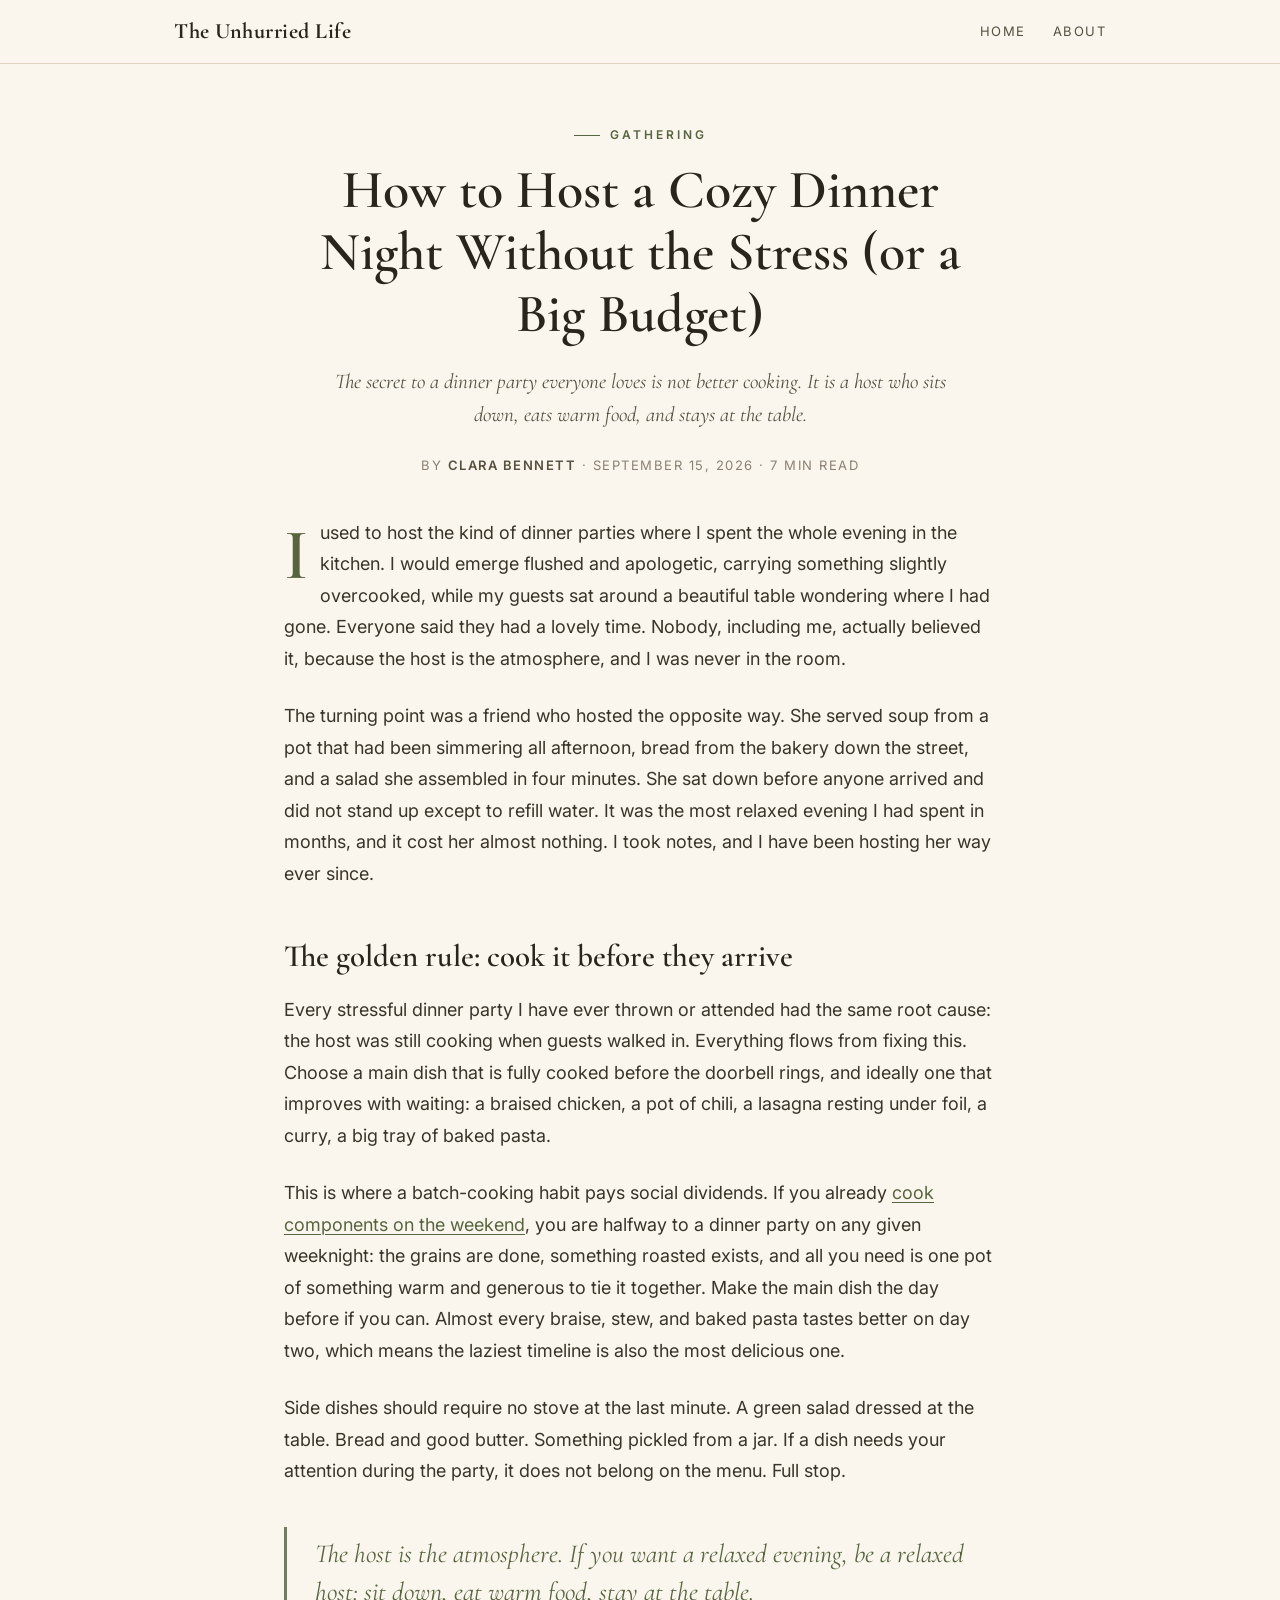
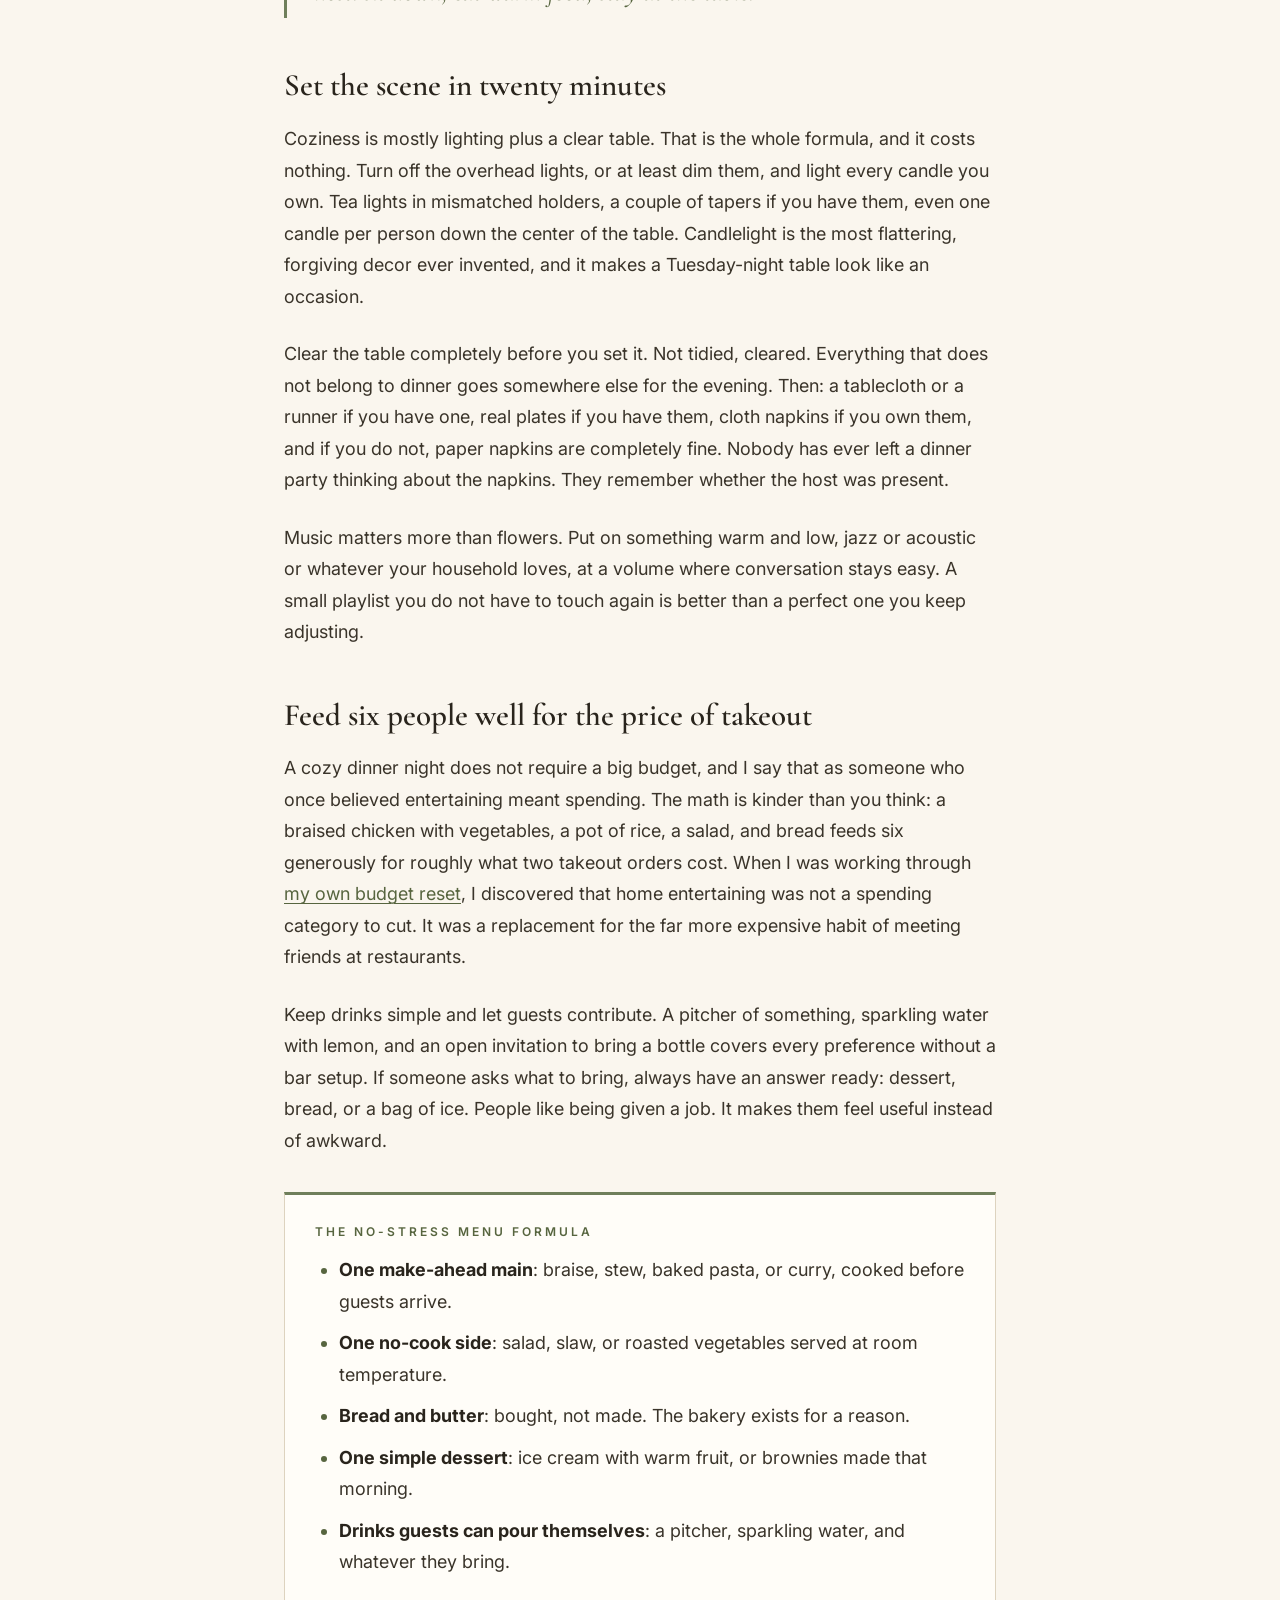
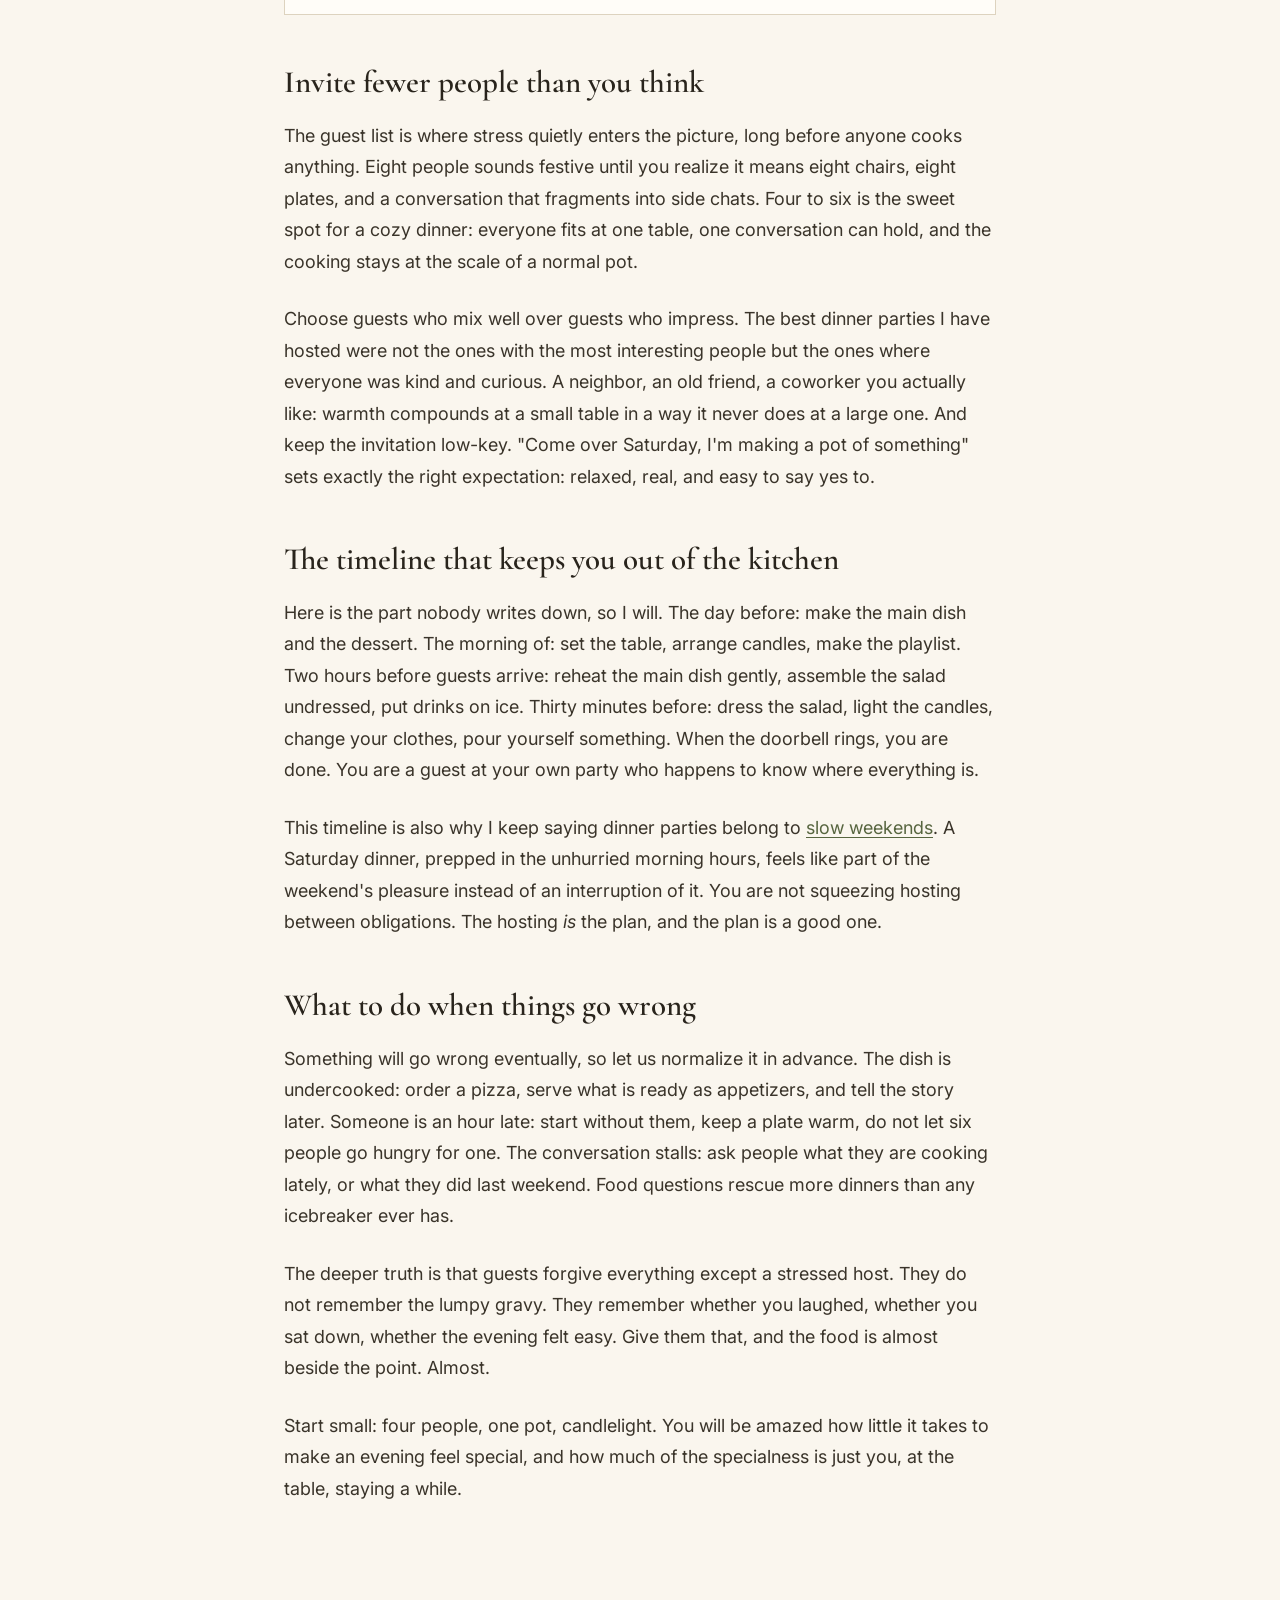
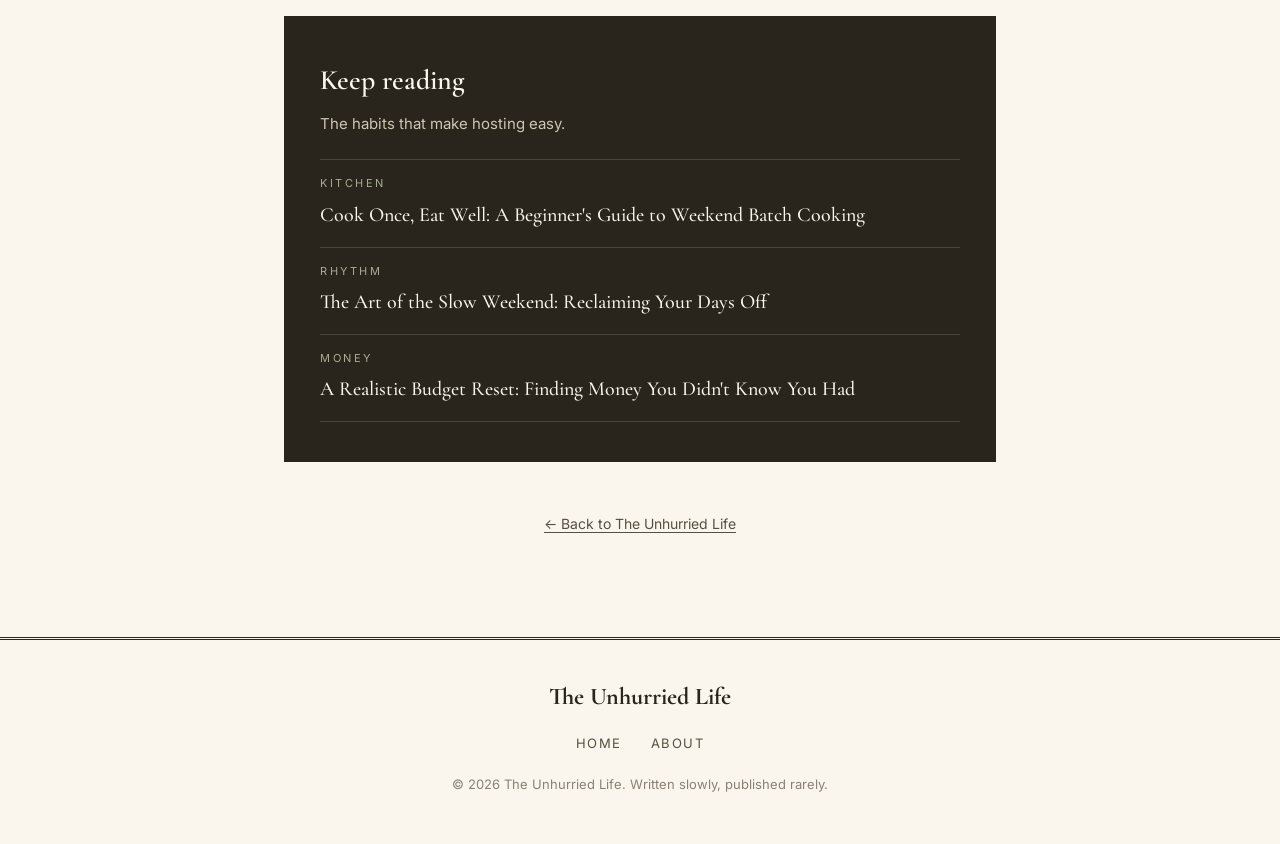
<file: posts/cozy-dinner-night-without-stress.html>
<!DOCTYPE html>
<html lang="en">
<head>
<meta charset="UTF-8">
<meta name="viewport" content="width=device-width, initial-scale=1.0">
<title>How to Host a Cozy Dinner Night Without the Stress (or a Big Budget) | The Unhurried Life</title>
<meta name="description" content="Host a cozy dinner night without stress: one make-ahead main, low lighting, a simple table, and the mindset shift that lets the host actually enjoy the evening.">
<meta property="og:type" content="article">
<meta property="og:title" content="How to Host a Cozy Dinner Night Without the Stress (or a Big Budget)">
<meta property="og:description" content="One make-ahead main, low lighting, a simple table, and permission to sit down: how to host a dinner night you enjoy too.">
<meta property="og:url" content="https://the-unhurried-life.tiiny.site/posts/cozy-dinner-night-without-stress.html">
<link rel="stylesheet" href="../styles.css">
</head>
<body>

<div class="topbar">
  <div class="topbar-inner">
    <a class="brand-mini" href="../index.html">The Unhurried Life</a>
    <nav class="navlinks">
      <a href="../index.html">Home</a>
      <a href="../about.html">About</a>
    </nav>
  </div>
</div>

<main>
  <article>
    <div class="wrap">
      <header class="article-head">
        <div class="kicker">Gathering</div>
        <h1>How to Host a Cozy Dinner Night Without the Stress (or a Big Budget)</h1>
        <p class="standfirst">The secret to a dinner party everyone loves is not better cooking. It is a host who sits down, eats warm food, and stays at the table.</p>
        <p class="byline">By <strong>Clara Bennett</strong> &middot; <time datetime="2026-09-15">September 15, 2026</time> &middot; 7 min read</p>
      </header>

      <div class="prose">
        <p class="lead">I used to host the kind of dinner parties where I spent the whole evening in the kitchen. I would emerge flushed and apologetic, carrying something slightly overcooked, while my guests sat around a beautiful table wondering where I had gone. Everyone said they had a lovely time. Nobody, including me, actually believed it, because the host is the atmosphere, and I was never in the room.</p>

        <p>The turning point was a friend who hosted the opposite way. She served soup from a pot that had been simmering all afternoon, bread from the bakery down the street, and a salad she assembled in four minutes. She sat down before anyone arrived and did not stand up except to refill water. It was the most relaxed evening I had spent in months, and it cost her almost nothing. I took notes, and I have been hosting her way ever since.</p>

        <h2>The golden rule: cook it before they arrive</h2>
        <p>Every stressful dinner party I have ever thrown or attended had the same root cause: the host was still cooking when guests walked in. Everything flows from fixing this. Choose a main dish that is fully cooked before the doorbell rings, and ideally one that improves with waiting: a braised chicken, a pot of chili, a lasagna resting under foil, a curry, a big tray of baked pasta.</p>
        <p>This is where a batch-cooking habit pays social dividends. If you already <a href="weekend-batch-cooking-for-beginners.html">cook components on the weekend</a>, you are halfway to a dinner party on any given weeknight: the grains are done, something roasted exists, and all you need is one pot of something warm and generous to tie it together. Make the main dish the day before if you can. Almost every braise, stew, and baked pasta tastes better on day two, which means the laziest timeline is also the most delicious one.</p>
        <p>Side dishes should require no stove at the last minute. A green salad dressed at the table. Bread and good butter. Something pickled from a jar. If a dish needs your attention during the party, it does not belong on the menu. Full stop.</p>

        <div class="pullquote">The host is the atmosphere. If you want a relaxed evening, be a relaxed host: sit down, eat warm food, stay at the table.</div>

        <h2>Set the scene in twenty minutes</h2>
        <p>Coziness is mostly lighting plus a clear table. That is the whole formula, and it costs nothing. Turn off the overhead lights, or at least dim them, and light every candle you own. Tea lights in mismatched holders, a couple of tapers if you have them, even one candle per person down the center of the table. Candlelight is the most flattering, forgiving decor ever invented, and it makes a Tuesday-night table look like an occasion.</p>
        <p>Clear the table completely before you set it. Not tidied, cleared. Everything that does not belong to dinner goes somewhere else for the evening. Then: a tablecloth or a runner if you have one, real plates if you have them, cloth napkins if you own them, and if you do not, paper napkins are completely fine. Nobody has ever left a dinner party thinking about the napkins. They remember whether the host was present.</p>
        <p>Music matters more than flowers. Put on something warm and low, jazz or acoustic or whatever your household loves, at a volume where conversation stays easy. A small playlist you do not have to touch again is better than a perfect one you keep adjusting.</p>

        <h2>Feed six people well for the price of takeout</h2>
        <p>A cozy dinner night does not require a big budget, and I say that as someone who once believed entertaining meant spending. The math is kinder than you think: a braised chicken with vegetables, a pot of rice, a salad, and bread feeds six generously for roughly what two takeout orders cost. When I was working through <a href="realistic-budget-reset.html">my own budget reset</a>, I discovered that home entertaining was not a spending category to cut. It was a replacement for the far more expensive habit of meeting friends at restaurants.</p>
        <p>Keep drinks simple and let guests contribute. A pitcher of something, sparkling water with lemon, and an open invitation to bring a bottle covers every preference without a bar setup. If someone asks what to bring, always have an answer ready: dessert, bread, or a bag of ice. People like being given a job. It makes them feel useful instead of awkward.</p>

        <div class="note-box">
          <h4>The no-stress menu formula</h4>
          <ul>
            <li><strong>One make-ahead main</strong>: braise, stew, baked pasta, or curry, cooked before guests arrive.</li>
            <li><strong>One no-cook side</strong>: salad, slaw, or roasted vegetables served at room temperature.</li>
            <li><strong>Bread and butter</strong>: bought, not made. The bakery exists for a reason.</li>
            <li><strong>One simple dessert</strong>: ice cream with warm fruit, or brownies made that morning.</li>
            <li><strong>Drinks guests can pour themselves</strong>: a pitcher, sparkling water, and whatever they bring.</li>
          </ul>
        </div>

        <h2>Invite fewer people than you think</h2>
        <p>The guest list is where stress quietly enters the picture, long before anyone cooks anything. Eight people sounds festive until you realize it means eight chairs, eight plates, and a conversation that fragments into side chats. Four to six is the sweet spot for a cozy dinner: everyone fits at one table, one conversation can hold, and the cooking stays at the scale of a normal pot.</p>
        <p>Choose guests who mix well over guests who impress. The best dinner parties I have hosted were not the ones with the most interesting people but the ones where everyone was kind and curious. A neighbor, an old friend, a coworker you actually like: warmth compounds at a small table in a way it never does at a large one. And keep the invitation low-key. "Come over Saturday, I'm making a pot of something" sets exactly the right expectation: relaxed, real, and easy to say yes to.</p>

        <h2>The timeline that keeps you out of the kitchen</h2>
        <p>Here is the part nobody writes down, so I will. The day before: make the main dish and the dessert. The morning of: set the table, arrange candles, make the playlist. Two hours before guests arrive: reheat the main dish gently, assemble the salad undressed, put drinks on ice. Thirty minutes before: dress the salad, light the candles, change your clothes, pour yourself something. When the doorbell rings, you are done. You are a guest at your own party who happens to know where everything is.</p>
        <p>This timeline is also why I keep saying dinner parties belong to <a href="the-art-of-the-slow-weekend.html">slow weekends</a>. A Saturday dinner, prepped in the unhurried morning hours, feels like part of the weekend's pleasure instead of an interruption of it. You are not squeezing hosting between obligations. The hosting <em>is</em> the plan, and the plan is a good one.</p>

        <h2>What to do when things go wrong</h2>
        <p>Something will go wrong eventually, so let us normalize it in advance. The dish is undercooked: order a pizza, serve what is ready as appetizers, and tell the story later. Someone is an hour late: start without them, keep a plate warm, do not let six people go hungry for one. The conversation stalls: ask people what they are cooking lately, or what they did last weekend. Food questions rescue more dinners than any icebreaker ever has.</p>
        <p>The deeper truth is that guests forgive everything except a stressed host. They do not remember the lumpy gravy. They remember whether you laughed, whether you sat down, whether the evening felt easy. Give them that, and the food is almost beside the point. Almost.</p>
        <p>Start small: four people, one pot, candlelight. You will be amazed how little it takes to make an evening feel special, and how much of the specialness is just you, at the table, staying a while.</p>
      </div>

      <div class="keep-reading">
        <h2>Keep reading</h2>
        <p class="kr-sub">The habits that make hosting easy.</p>
        <ul>
          <li>
            <span class="kr-cat">Kitchen</span>
            <a href="weekend-batch-cooking-for-beginners.html">Cook Once, Eat Well: A Beginner's Guide to Weekend Batch Cooking</a>
          </li>
          <li>
            <span class="kr-cat">Rhythm</span>
            <a href="the-art-of-the-slow-weekend.html">The Art of the Slow Weekend: Reclaiming Your Days Off</a>
          </li>
          <li>
            <span class="kr-cat">Money</span>
            <a href="realistic-budget-reset.html">A Realistic Budget Reset: Finding Money You Didn't Know You Had</a>
          </li>
        </ul>
      </div>

      <p class="article-foot"><a href="../index.html">&larr; Back to The Unhurried Life</a></p>
    </div>
  </article>
</main>

<footer>
  <div class="f-title">The Unhurried Life</div>
  <nav>
    <a href="../index.html">Home</a>
    <a href="../about.html">About</a>
  </nav>
  <p class="small">&copy; 2026 The Unhurried Life. Written slowly, published rarely.</p>
</footer>

</body>
</html>
</file>
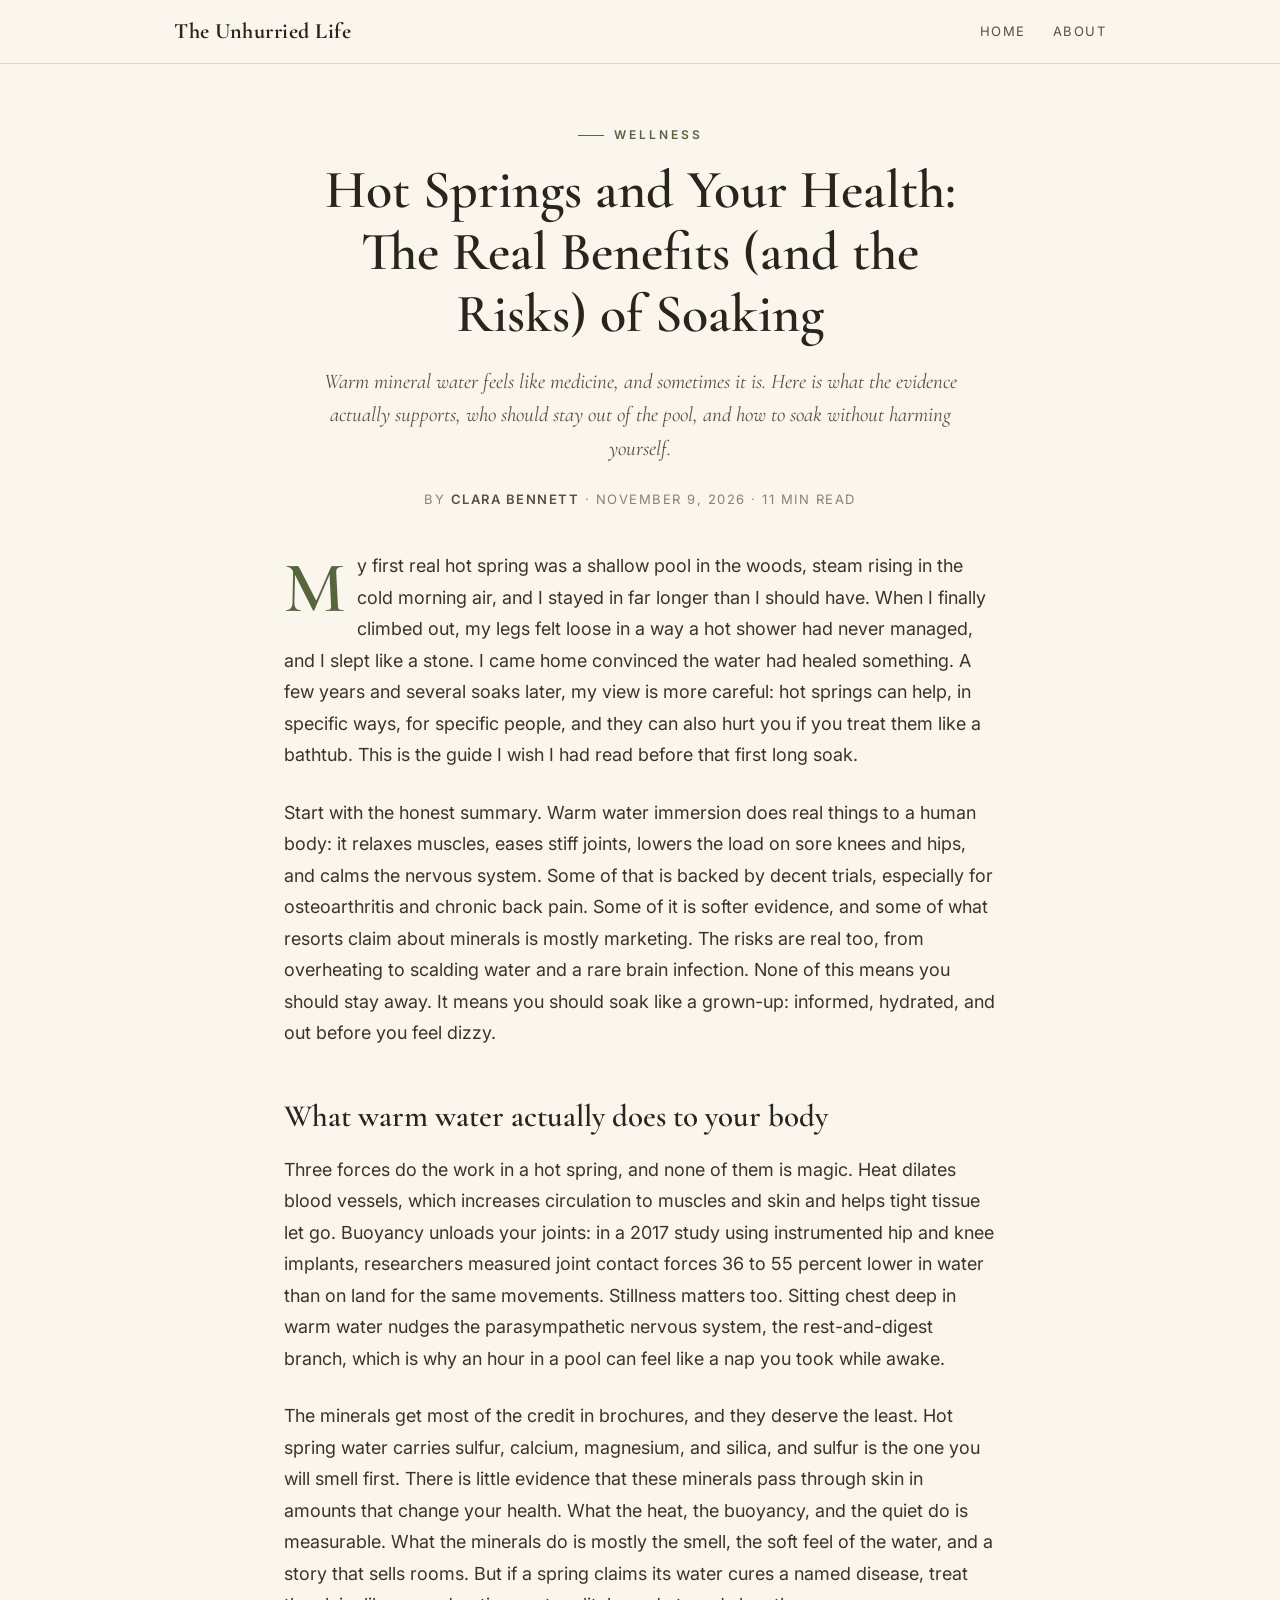
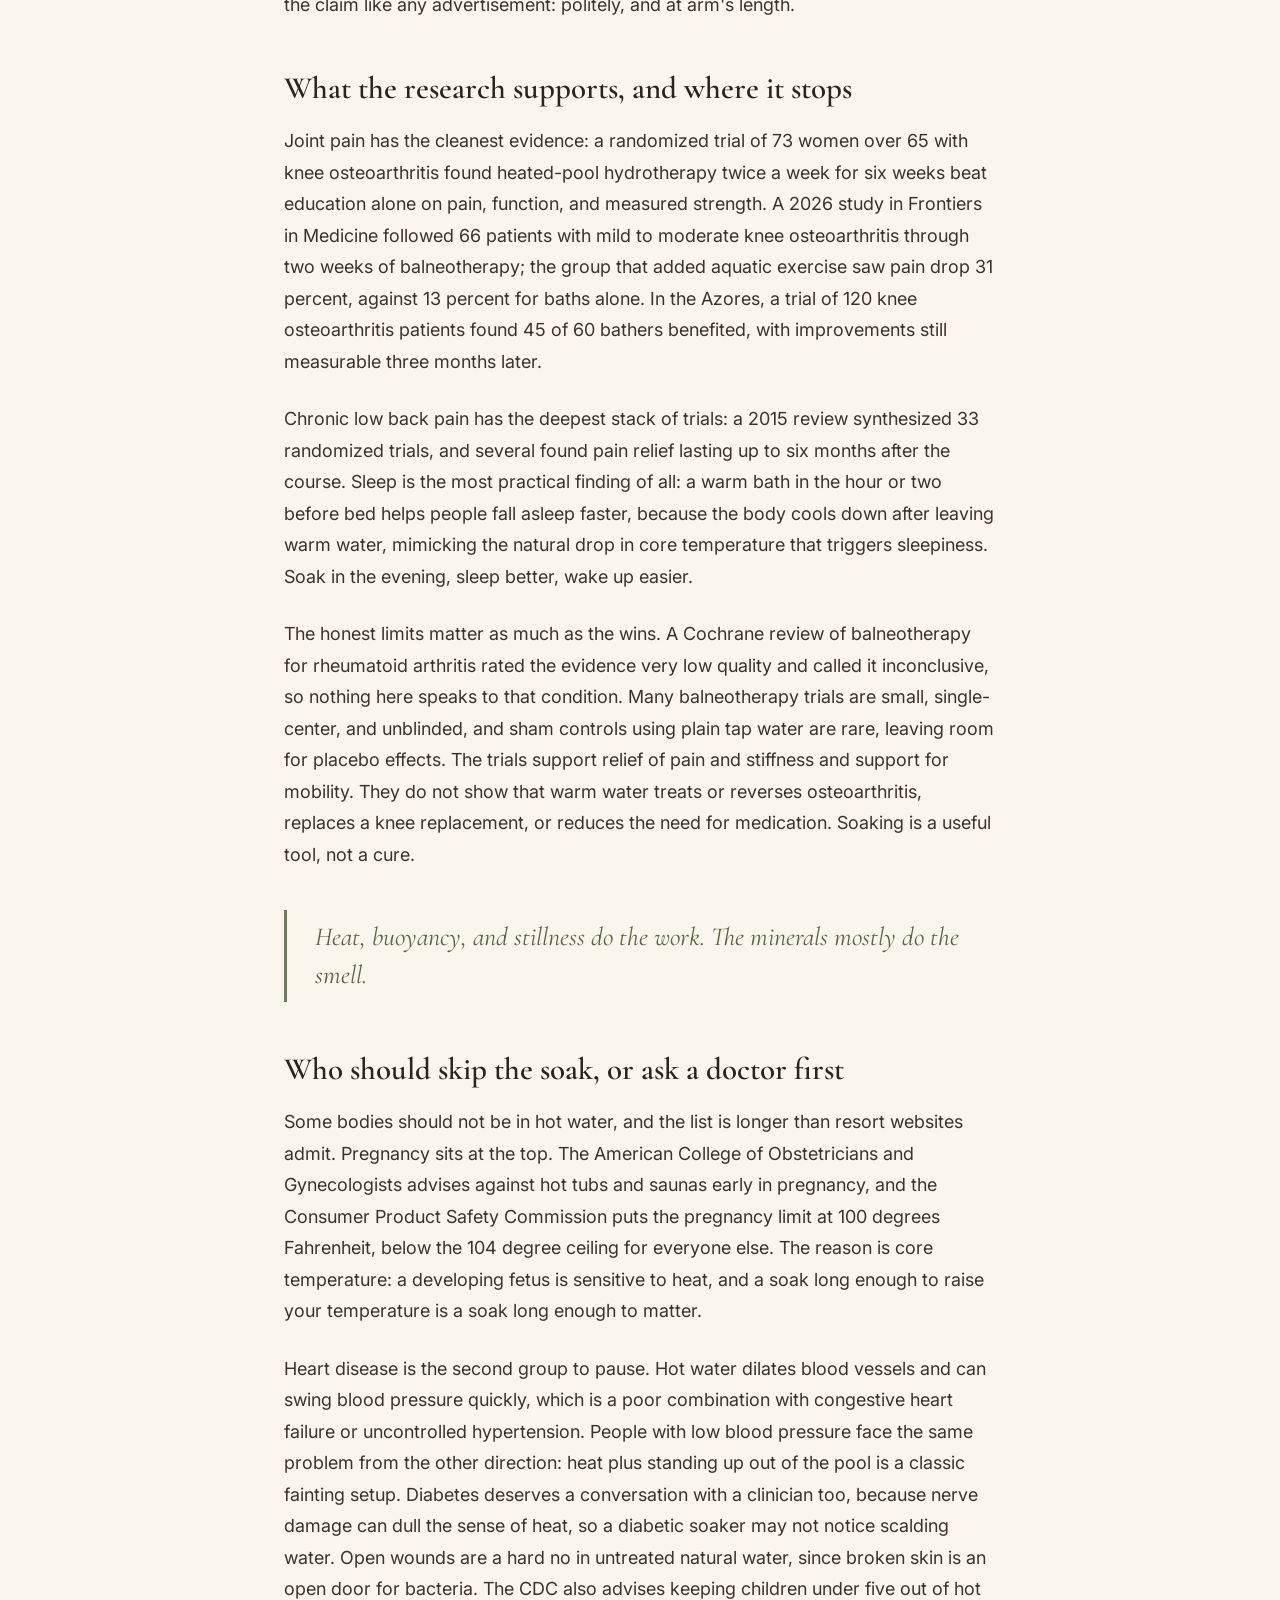
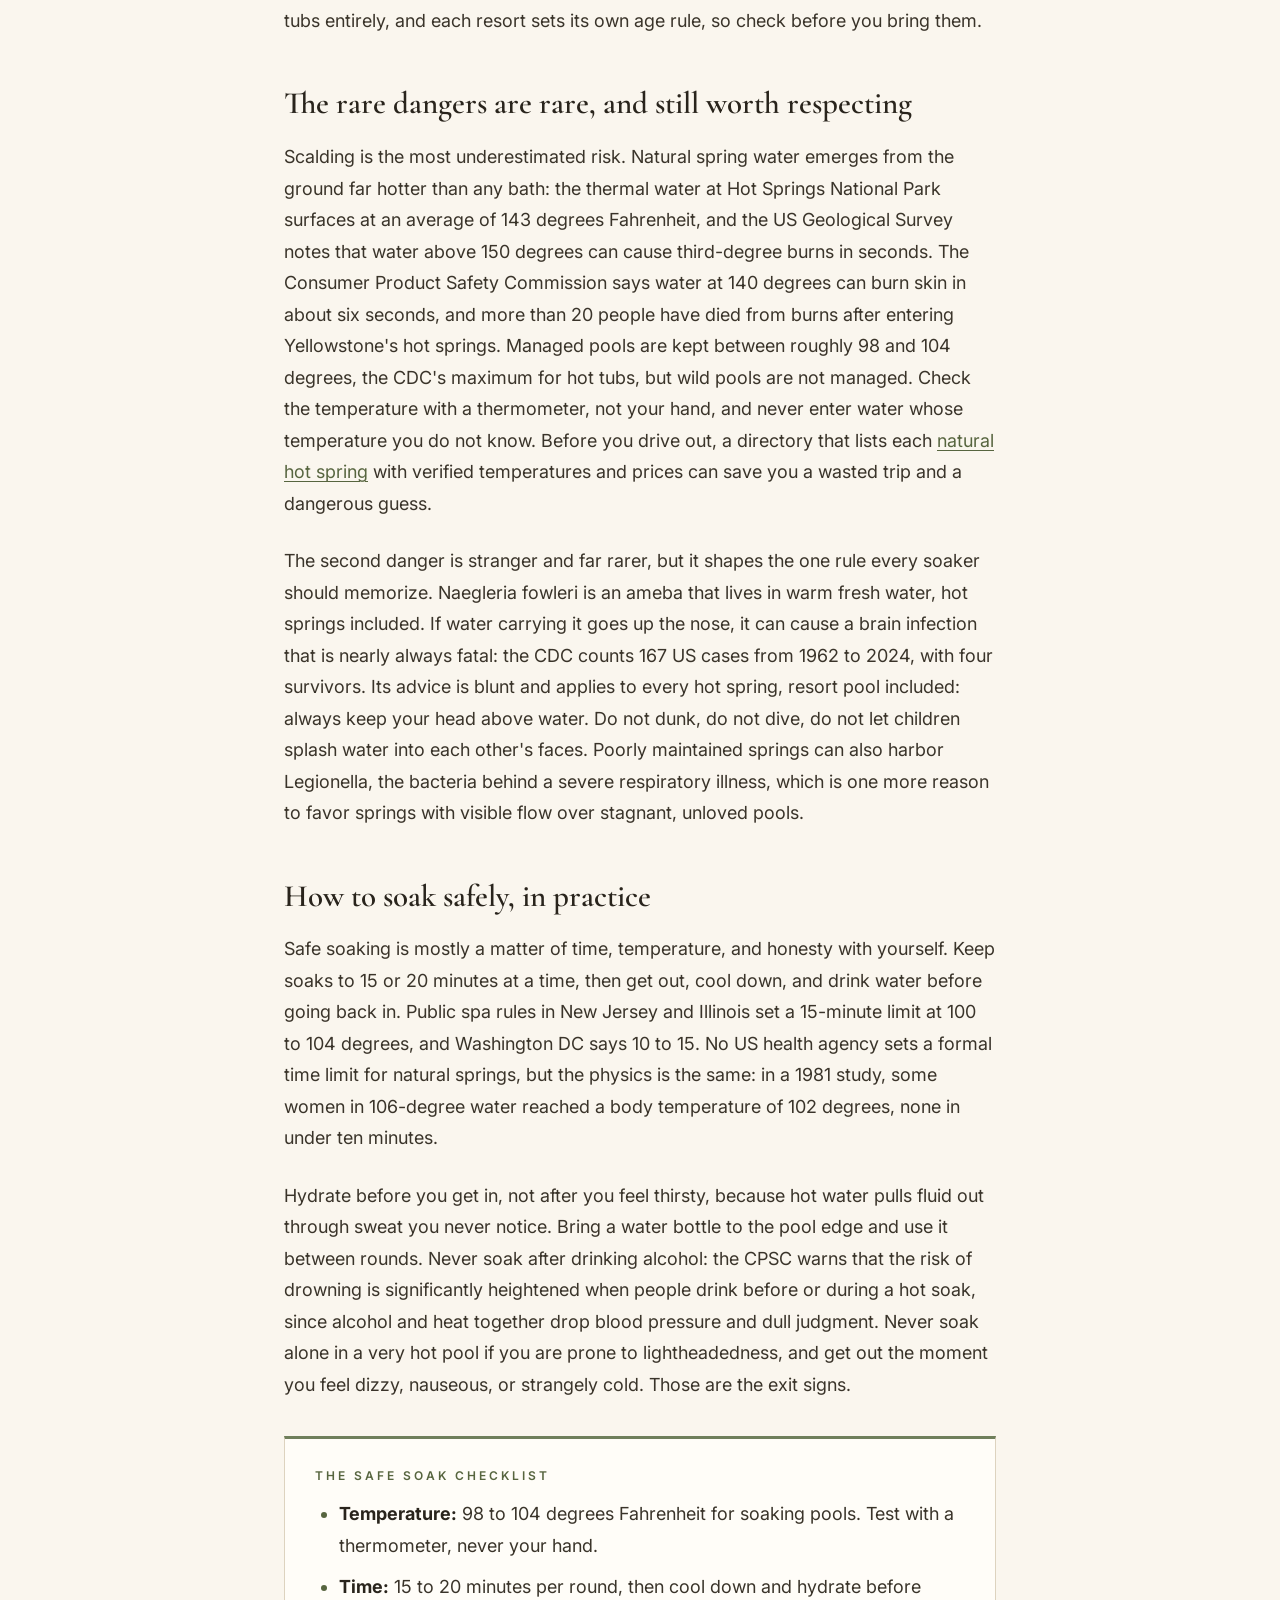
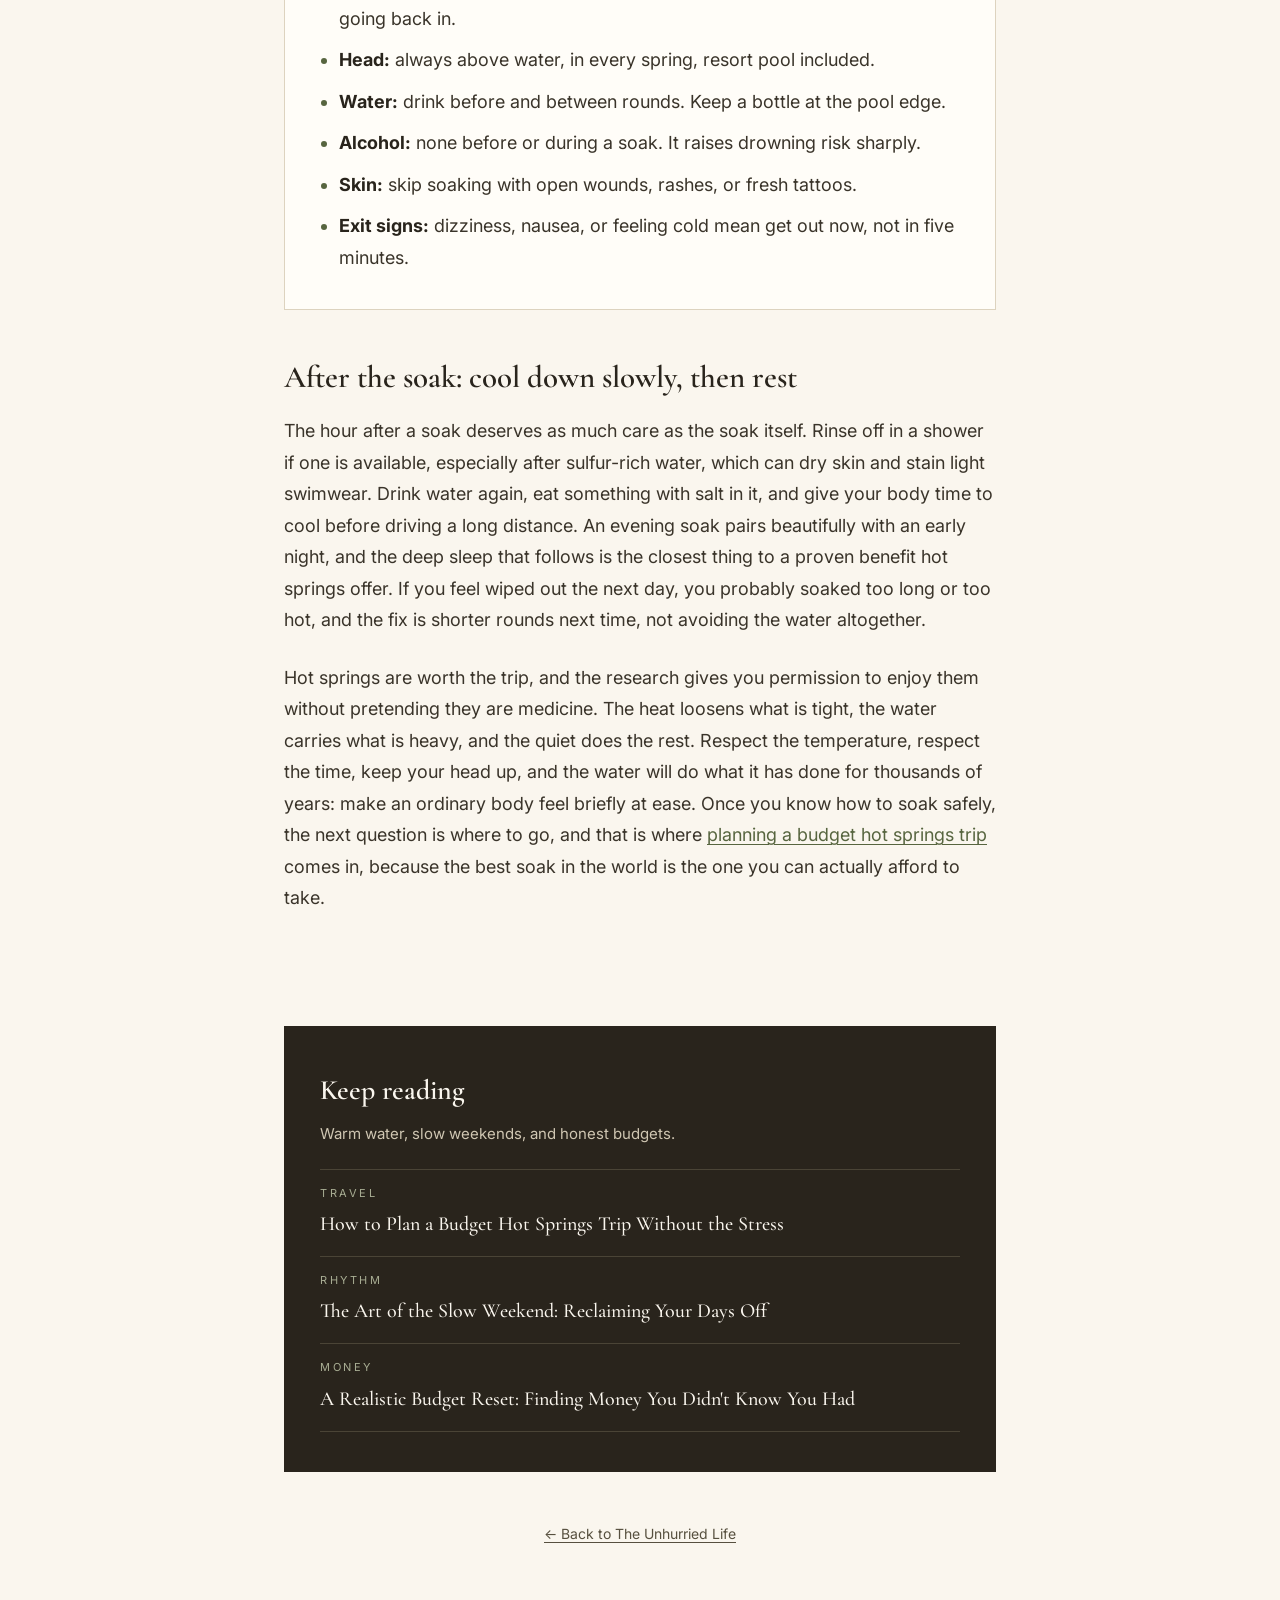
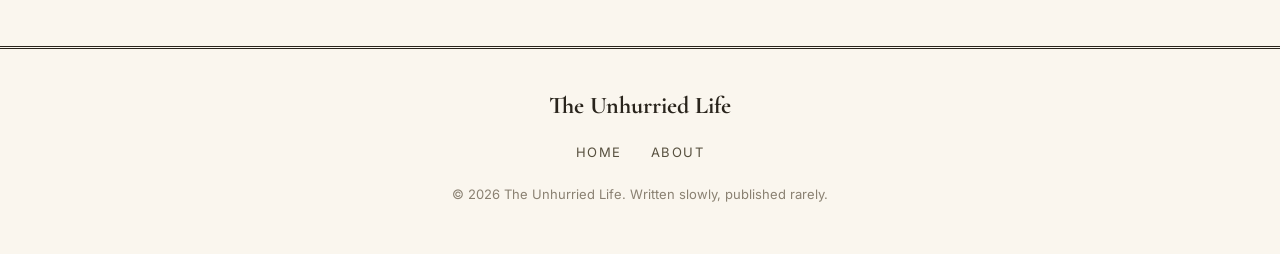
<file: posts/hot-springs-health-benefits-and-risks.html>
<!DOCTYPE html>
<html lang="en">
<head>
<meta charset="UTF-8">
<meta name="viewport" content="width=device-width, initial-scale=1.0">
<title>Hot Springs and Your Health: The Real Benefits (and the Risks) of Soaking | The Unhurried Life</title>
<meta name="description" content="Do hot springs really help joints, sleep, and stress? What the research supports, who should skip soaking, and how to soak safely at 104 degrees or less.">
<meta property="og:type" content="article">
<meta property="og:title" content="Hot Springs and Your Health: The Real Benefits (and the Risks) of Soaking">
<meta property="og:description" content="Warm water helps, but not the way the brochures claim. Here is what the evidence supports, who should stay out, and how to soak safely.">
<meta property="og:url" content="https://the-unhurried-life.tiiny.site/posts/hot-springs-health-benefits-and-risks.html">
<link rel="stylesheet" href="../styles.css">
</head>
<body>

<div class="topbar">
  <div class="topbar-inner">
    <a class="brand-mini" href="../index.html">The Unhurried Life</a>
    <nav class="navlinks">
      <a href="../index.html">Home</a>
      <a href="../about.html">About</a>
    </nav>
  </div>
</div>

<main>
  <article>
    <div class="wrap">
      <header class="article-head">
        <div class="kicker">Wellness</div>
        <h1>Hot Springs and Your Health: The Real Benefits (and the Risks) of Soaking</h1>
        <p class="standfirst">Warm mineral water feels like medicine, and sometimes it is. Here is what the evidence actually supports, who should stay out of the pool, and how to soak without harming yourself.</p>
        <p class="byline">By <strong>Clara Bennett</strong> &middot; <time datetime="2026-11-09">November 9, 2026</time> &middot; 11 min read</p>
      </header>

      <div class="prose">
        <p class="lead">My first real hot spring was a shallow pool in the woods, steam rising in the cold morning air, and I stayed in far longer than I should have. When I finally climbed out, my legs felt loose in a way a hot shower had never managed, and I slept like a stone. I came home convinced the water had healed something. A few years and several soaks later, my view is more careful: hot springs can help, in specific ways, for specific people, and they can also hurt you if you treat them like a bathtub. This is the guide I wish I had read before that first long soak.</p>

        <p>Start with the honest summary. Warm water immersion does real things to a human body: it relaxes muscles, eases stiff joints, lowers the load on sore knees and hips, and calms the nervous system. Some of that is backed by decent trials, especially for osteoarthritis and chronic back pain. Some of it is softer evidence, and some of what resorts claim about minerals is mostly marketing. The risks are real too, from overheating to scalding water and a rare brain infection. None of this means you should stay away. It means you should soak like a grown-up: informed, hydrated, and out before you feel dizzy.</p>

        <h2>What warm water actually does to your body</h2>
        <p>Three forces do the work in a hot spring, and none of them is magic. Heat dilates blood vessels, which increases circulation to muscles and skin and helps tight tissue let go. Buoyancy unloads your joints: in a 2017 study using instrumented hip and knee implants, researchers measured joint contact forces 36 to 55 percent lower in water than on land for the same movements. Stillness matters too. Sitting chest deep in warm water nudges the parasympathetic nervous system, the rest-and-digest branch, which is why an hour in a pool can feel like a nap you took while awake.</p>
        <p>The minerals get most of the credit in brochures, and they deserve the least. Hot spring water carries sulfur, calcium, magnesium, and silica, and sulfur is the one you will smell first. There is little evidence that these minerals pass through skin in amounts that change your health. What the heat, the buoyancy, and the quiet do is measurable. What the minerals do is mostly the smell, the soft feel of the water, and a story that sells rooms. But if a spring claims its water cures a named disease, treat the claim like any advertisement: politely, and at arm's length.</p>

        <h2>What the research supports, and where it stops</h2>
        <p>Joint pain has the cleanest evidence: a randomized trial of 73 women over 65 with knee osteoarthritis found heated-pool hydrotherapy twice a week for six weeks beat education alone on pain, function, and measured strength. A 2026 study in Frontiers in Medicine followed 66 patients with mild to moderate knee osteoarthritis through two weeks of balneotherapy; the group that added aquatic exercise saw pain drop 31 percent, against 13 percent for baths alone. In the Azores, a trial of 120 knee osteoarthritis patients found 45 of 60 bathers benefited, with improvements still measurable three months later.</p>
        <p>Chronic low back pain has the deepest stack of trials: a 2015 review synthesized 33 randomized trials, and several found pain relief lasting up to six months after the course. Sleep is the most practical finding of all: a warm bath in the hour or two before bed helps people fall asleep faster, because the body cools down after leaving warm water, mimicking the natural drop in core temperature that triggers sleepiness. Soak in the evening, sleep better, wake up easier.</p>
        <p>The honest limits matter as much as the wins. A Cochrane review of balneotherapy for rheumatoid arthritis rated the evidence very low quality and called it inconclusive, so nothing here speaks to that condition. Many balneotherapy trials are small, single-center, and unblinded, and sham controls using plain tap water are rare, leaving room for placebo effects. The trials support relief of pain and stiffness and support for mobility. They do not show that warm water treats or reverses osteoarthritis, replaces a knee replacement, or reduces the need for medication. Soaking is a useful tool, not a cure.</p>

        <div class="pullquote">Heat, buoyancy, and stillness do the work. The minerals mostly do the smell.</div>

        <h2>Who should skip the soak, or ask a doctor first</h2>
        <p>Some bodies should not be in hot water, and the list is longer than resort websites admit. Pregnancy sits at the top. The American College of Obstetricians and Gynecologists advises against hot tubs and saunas early in pregnancy, and the Consumer Product Safety Commission puts the pregnancy limit at 100 degrees Fahrenheit, below the 104 degree ceiling for everyone else. The reason is core temperature: a developing fetus is sensitive to heat, and a soak long enough to raise your temperature is a soak long enough to matter.</p>
        <p>Heart disease is the second group to pause. Hot water dilates blood vessels and can swing blood pressure quickly, which is a poor combination with congestive heart failure or uncontrolled hypertension. People with low blood pressure face the same problem from the other direction: heat plus standing up out of the pool is a classic fainting setup. Diabetes deserves a conversation with a clinician too, because nerve damage can dull the sense of heat, so a diabetic soaker may not notice scalding water. Open wounds are a hard no in untreated natural water, since broken skin is an open door for bacteria. The CDC also advises keeping children under five out of hot tubs entirely, and each resort sets its own age rule, so check before you bring them.</p>

        <h2>The rare dangers are rare, and still worth respecting</h2>
        <p>Scalding is the most underestimated risk. Natural spring water emerges from the ground far hotter than any bath: the thermal water at Hot Springs National Park surfaces at an average of 143 degrees Fahrenheit, and the US Geological Survey notes that water above 150 degrees can cause third-degree burns in seconds. The Consumer Product Safety Commission says water at 140 degrees can burn skin in about six seconds, and more than 20 people have died from burns after entering Yellowstone's hot springs. Managed pools are kept between roughly 98 and 104 degrees, the CDC's maximum for hot tubs, but wild pools are not managed. Check the temperature with a thermometer, not your hand, and never enter water whose temperature you do not know. Before you drive out, a directory that lists each <a href="https://hotspringsroute.com/">natural hot spring</a> with verified temperatures and prices can save you a wasted trip and a dangerous guess.</p>
        <p>The second danger is stranger and far rarer, but it shapes the one rule every soaker should memorize. Naegleria fowleri is an ameba that lives in warm fresh water, hot springs included. If water carrying it goes up the nose, it can cause a brain infection that is nearly always fatal: the CDC counts 167 US cases from 1962 to 2024, with four survivors. Its advice is blunt and applies to every hot spring, resort pool included: always keep your head above water. Do not dunk, do not dive, do not let children splash water into each other's faces. Poorly maintained springs can also harbor Legionella, the bacteria behind a severe respiratory illness, which is one more reason to favor springs with visible flow over stagnant, unloved pools.</p>

        <h2>How to soak safely, in practice</h2>
        <p>Safe soaking is mostly a matter of time, temperature, and honesty with yourself. Keep soaks to 15 or 20 minutes at a time, then get out, cool down, and drink water before going back in. Public spa rules in New Jersey and Illinois set a 15-minute limit at 100 to 104 degrees, and Washington DC says 10 to 15. No US health agency sets a formal time limit for natural springs, but the physics is the same: in a 1981 study, some women in 106-degree water reached a body temperature of 102 degrees, none in under ten minutes.</p>
        <p>Hydrate before you get in, not after you feel thirsty, because hot water pulls fluid out through sweat you never notice. Bring a water bottle to the pool edge and use it between rounds. Never soak after drinking alcohol: the CPSC warns that the risk of drowning is significantly heightened when people drink before or during a hot soak, since alcohol and heat together drop blood pressure and dull judgment. Never soak alone in a very hot pool if you are prone to lightheadedness, and get out the moment you feel dizzy, nauseous, or strangely cold. Those are the exit signs.</p>

        <div class="note-box">
          <h4>The safe soak checklist</h4>
          <ul>
            <li><strong>Temperature:</strong> 98 to 104 degrees Fahrenheit for soaking pools. Test with a thermometer, never your hand.</li>
            <li><strong>Time:</strong> 15 to 20 minutes per round, then cool down and hydrate before going back in.</li>
            <li><strong>Head:</strong> always above water, in every spring, resort pool included.</li>
            <li><strong>Water:</strong> drink before and between rounds. Keep a bottle at the pool edge.</li>
            <li><strong>Alcohol:</strong> none before or during a soak. It raises drowning risk sharply.</li>
            <li><strong>Skin:</strong> skip soaking with open wounds, rashes, or fresh tattoos.</li>
            <li><strong>Exit signs:</strong> dizziness, nausea, or feeling cold mean get out now, not in five minutes.</li>
          </ul>
        </div>

        <h2>After the soak: cool down slowly, then rest</h2>
        <p>The hour after a soak deserves as much care as the soak itself. Rinse off in a shower if one is available, especially after sulfur-rich water, which can dry skin and stain light swimwear. Drink water again, eat something with salt in it, and give your body time to cool before driving a long distance. An evening soak pairs beautifully with an early night, and the deep sleep that follows is the closest thing to a proven benefit hot springs offer. If you feel wiped out the next day, you probably soaked too long or too hot, and the fix is shorter rounds next time, not avoiding the water altogether.</p>
        <p>Hot springs are worth the trip, and the research gives you permission to enjoy them without pretending they are medicine. The heat loosens what is tight, the water carries what is heavy, and the quiet does the rest. Respect the temperature, respect the time, keep your head up, and the water will do what it has done for thousands of years: make an ordinary body feel briefly at ease. Once you know how to soak safely, the next question is where to go, and that is where <a href="plan-a-budget-hot-springs-trip.html">planning a budget hot springs trip</a> comes in, because the best soak in the world is the one you can actually afford to take.</p>
      </div>

      <div class="keep-reading">
        <h2>Keep reading</h2>
        <p class="kr-sub">Warm water, slow weekends, and honest budgets.</p>
        <ul>
          <li>
            <span class="kr-cat">Travel</span>
            <a href="plan-a-budget-hot-springs-trip.html">How to Plan a Budget Hot Springs Trip Without the Stress</a>
          </li>
          <li>
            <span class="kr-cat">Rhythm</span>
            <a href="the-art-of-the-slow-weekend.html">The Art of the Slow Weekend: Reclaiming Your Days Off</a>
          </li>
          <li>
            <span class="kr-cat">Money</span>
            <a href="realistic-budget-reset.html">A Realistic Budget Reset: Finding Money You Didn't Know You Had</a>
          </li>
        </ul>
      </div>

      <p class="article-foot"><a href="../index.html">&larr; Back to The Unhurried Life</a></p>
    </div>
  </article>
</main>

<footer>
  <div class="f-title">The Unhurried Life</div>
  <nav>
    <a href="../index.html">Home</a>
    <a href="../about.html">About</a>
  </nav>
  <p class="small">&copy; 2026 The Unhurried Life. Written slowly, published rarely.</p>
</footer>

</body>
</html>
</file>
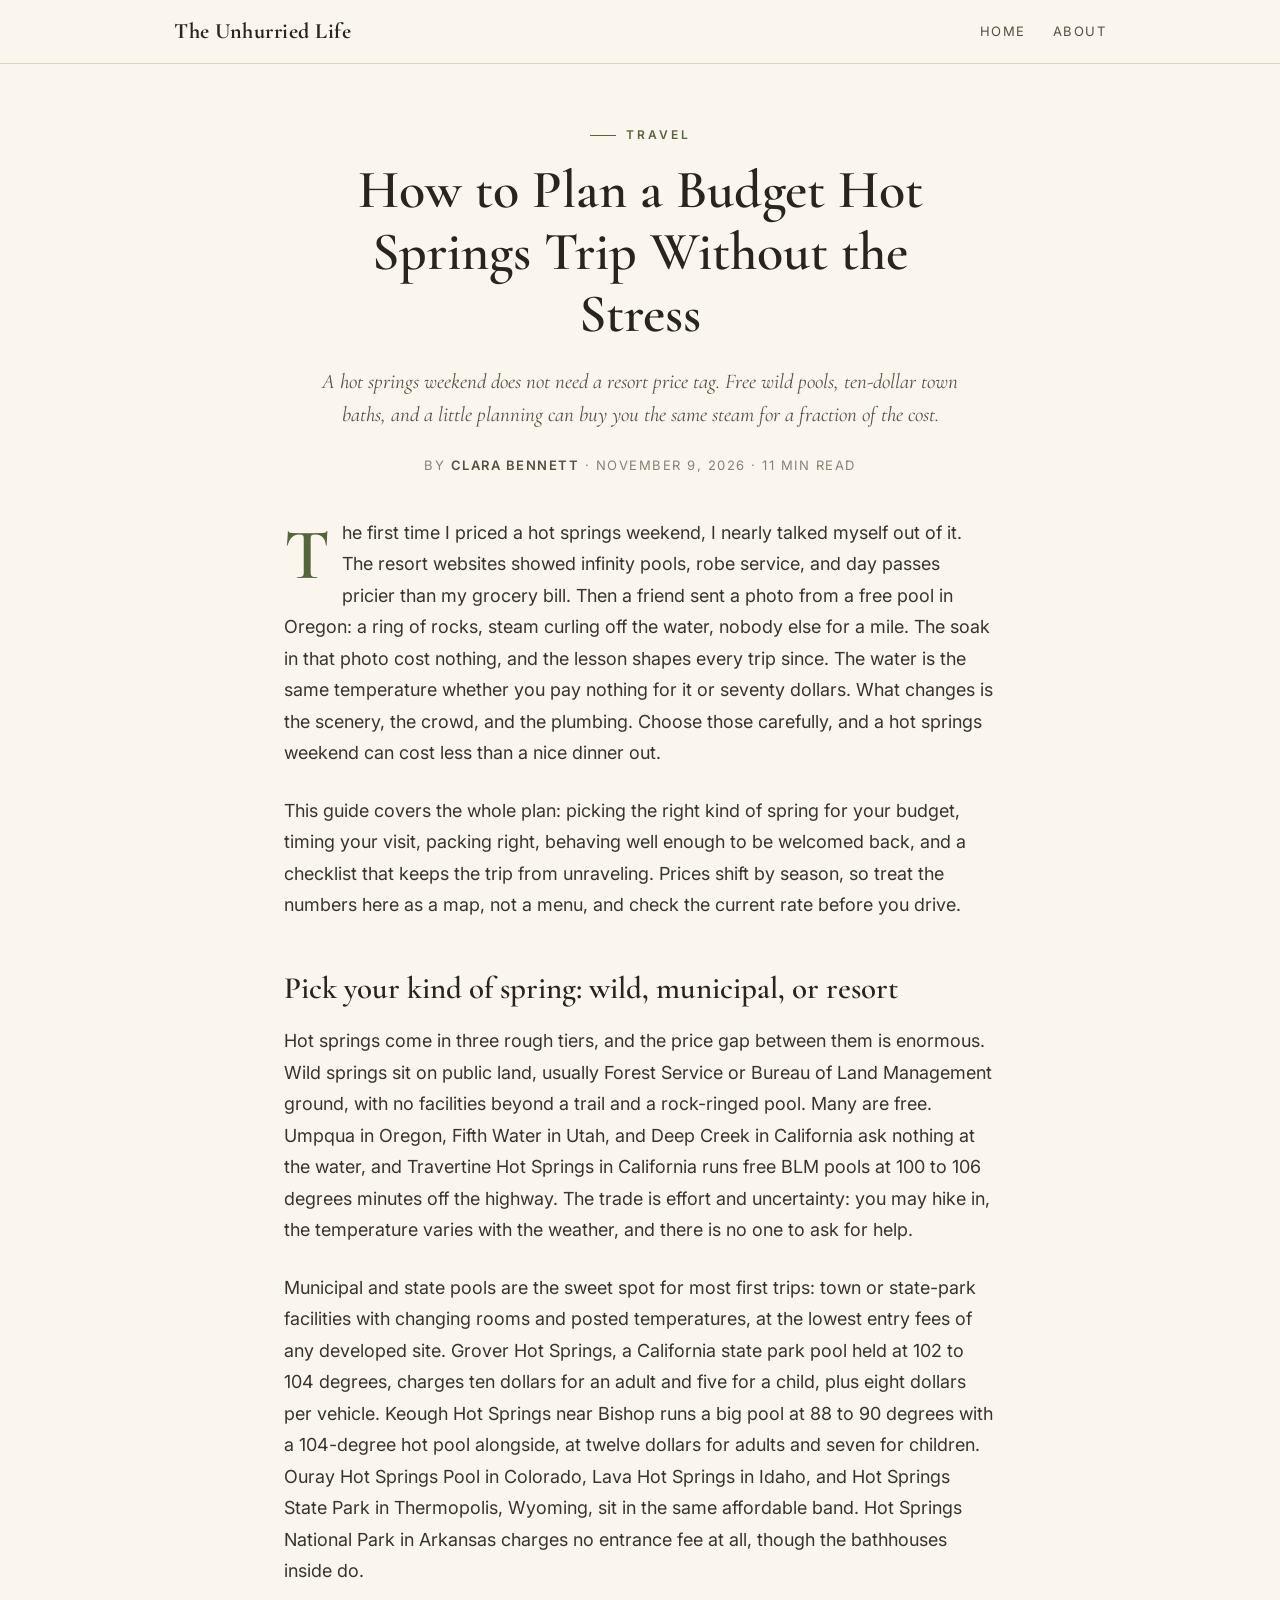
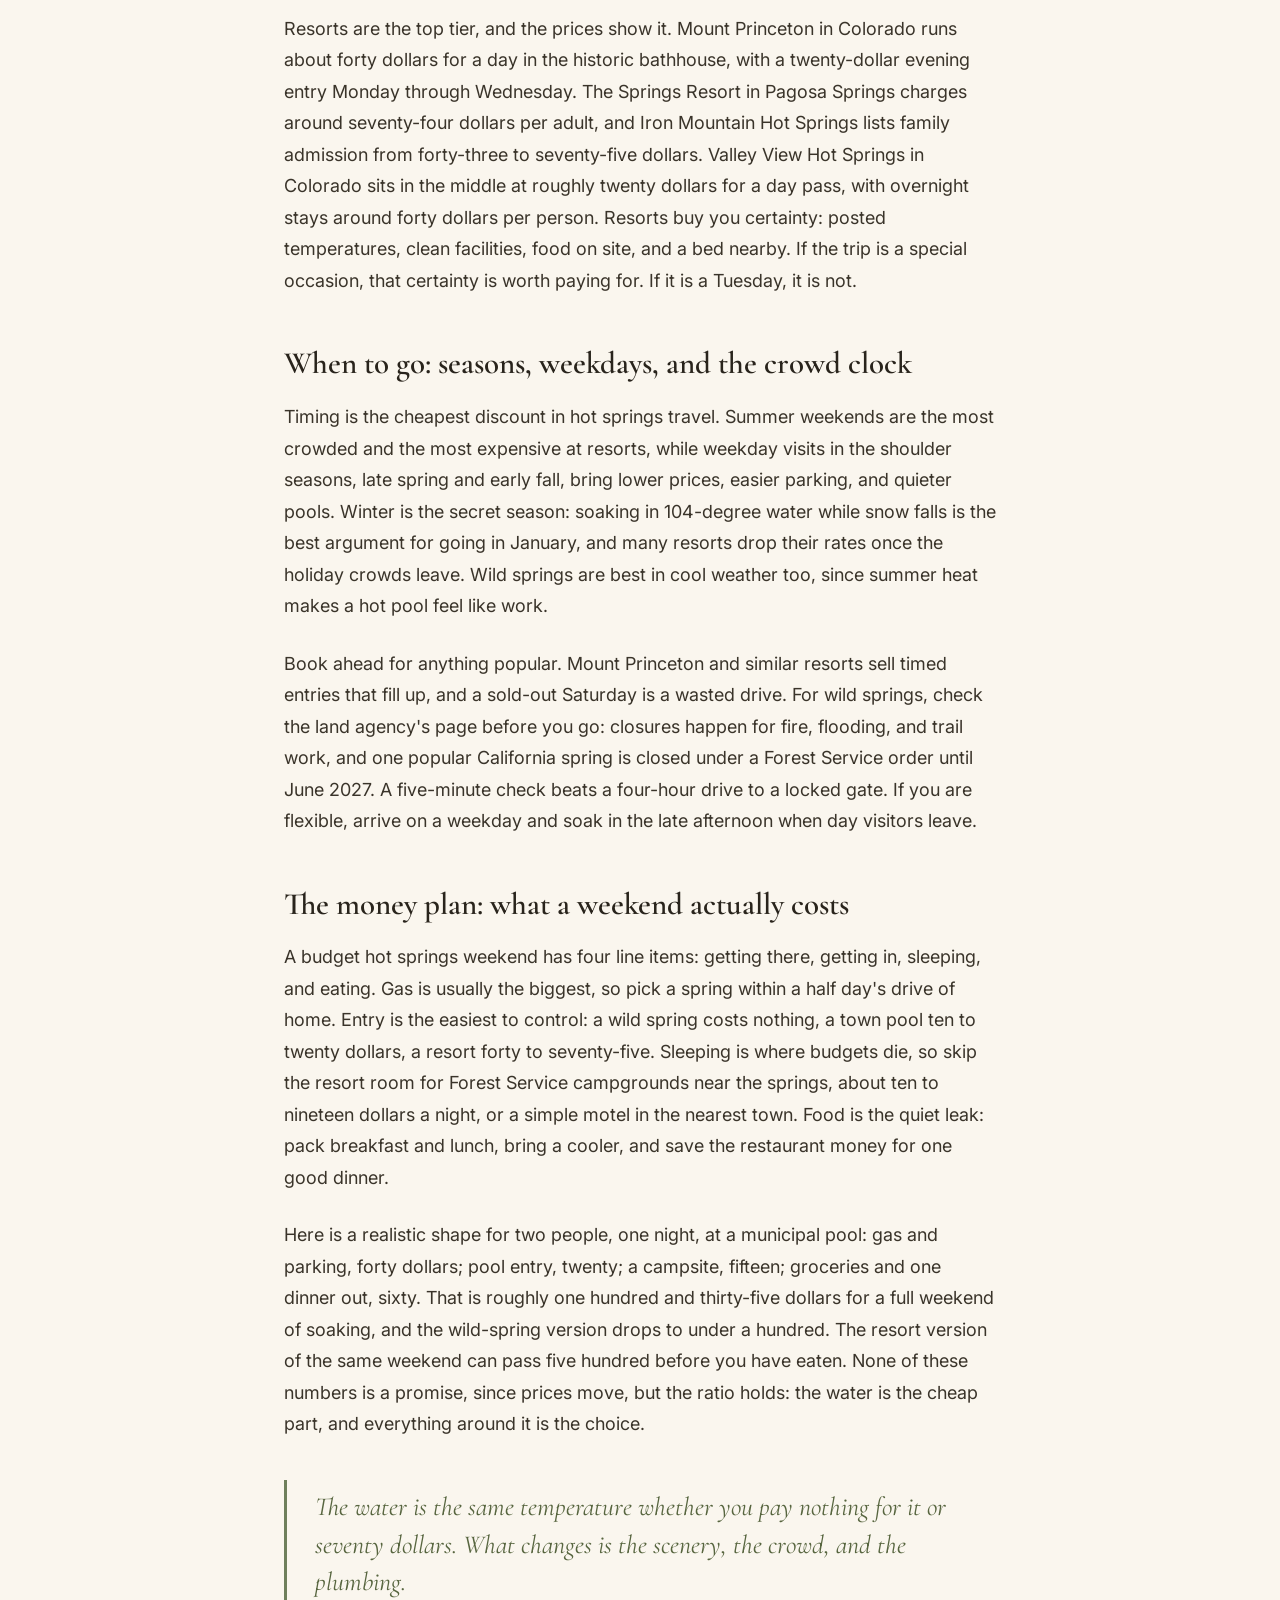
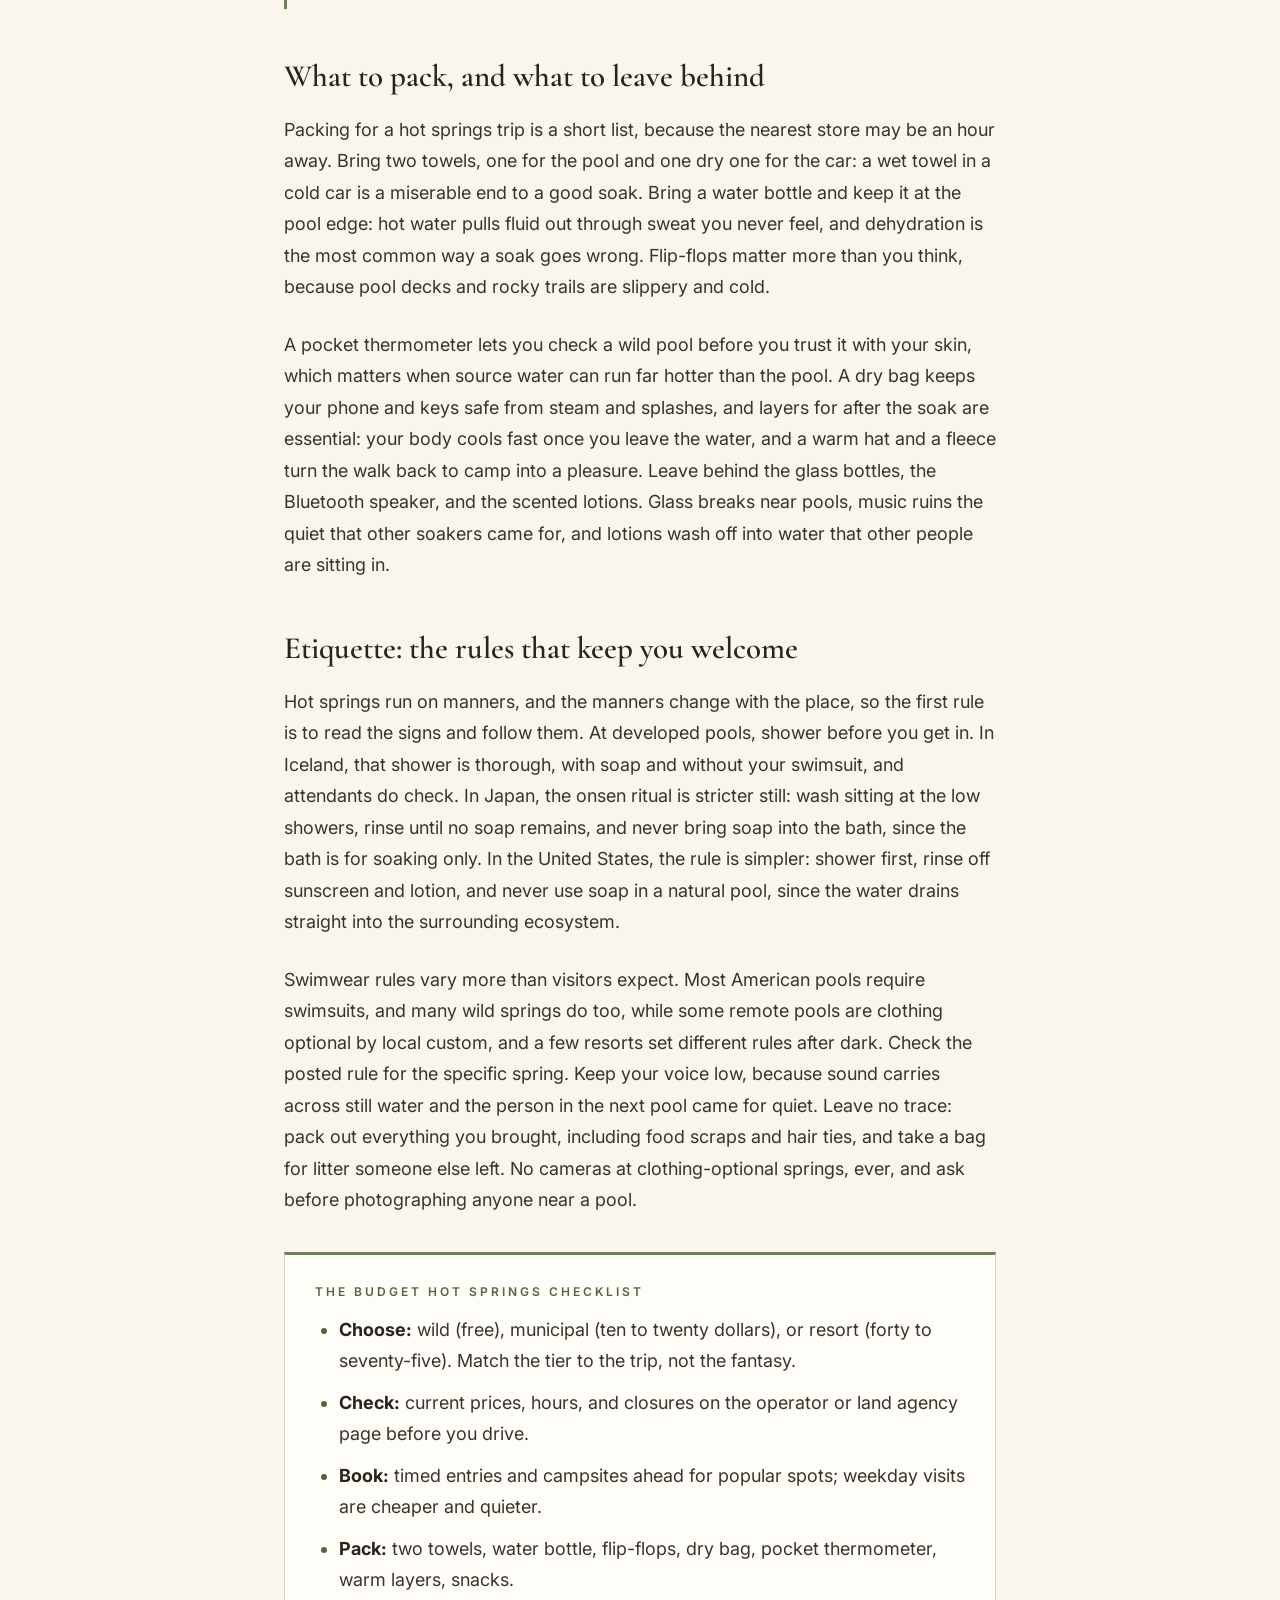
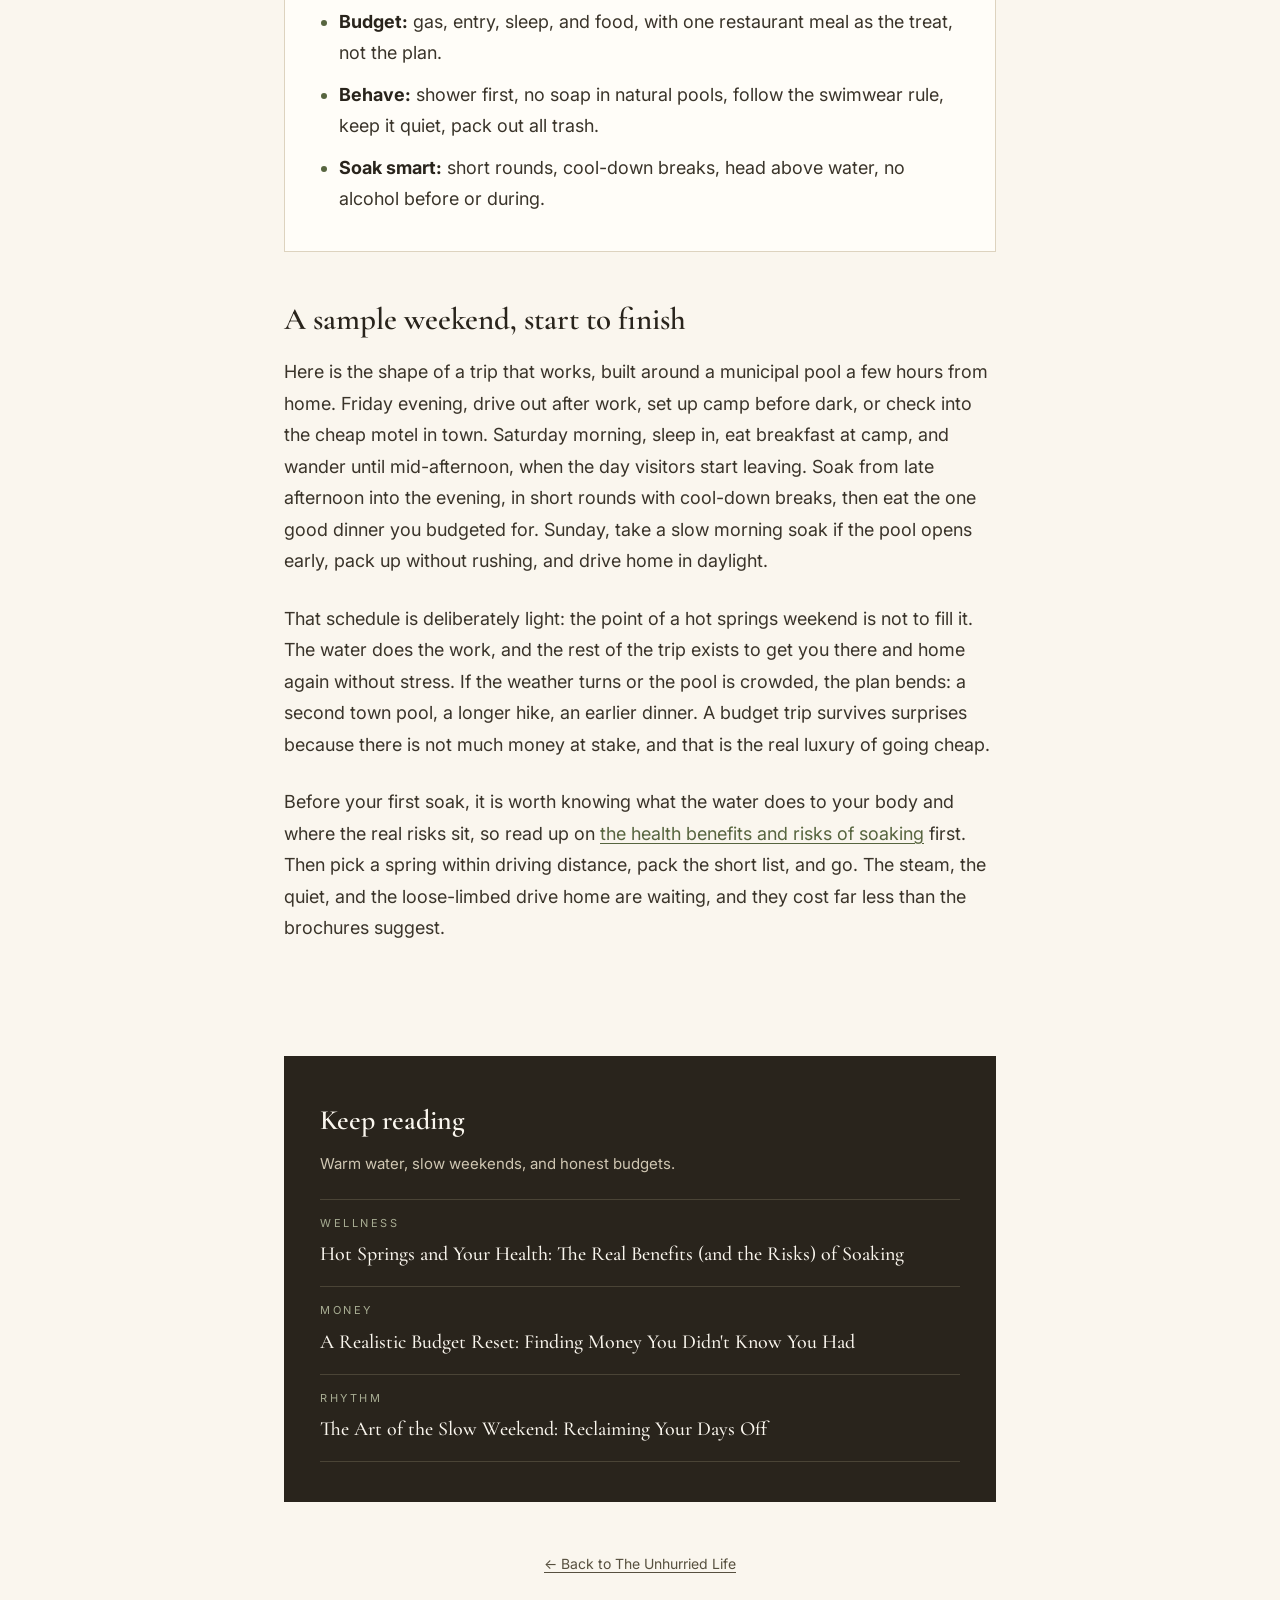
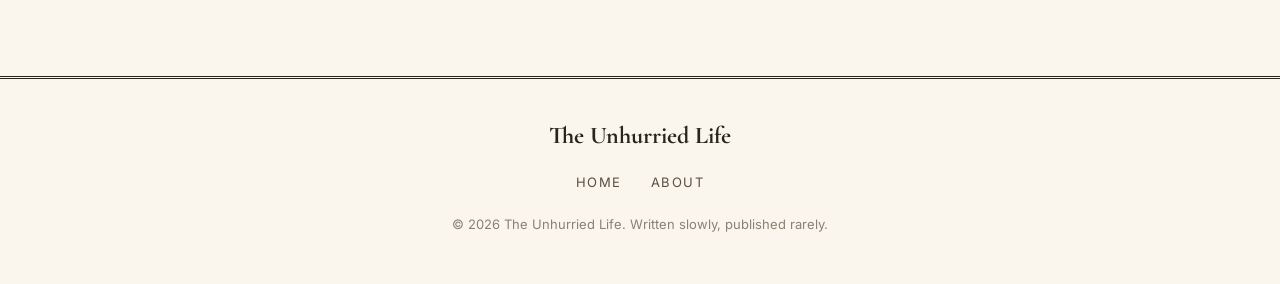
<file: posts/plan-a-budget-hot-springs-trip.html>
<!DOCTYPE html>
<html lang="en">
<head>
<meta charset="UTF-8">
<meta name="viewport" content="width=device-width, initial-scale=1.0">
<title>How to Plan a Budget Hot Springs Trip Without the Stress | The Unhurried Life</title>
<meta name="description" content="Free wild springs, ten-dollar town pools, and resort soaks: how to pick the right spring, time your visit, pack well, and keep a hot springs weekend under budget.">
<meta property="og:type" content="article">
<meta property="og:title" content="How to Plan a Budget Hot Springs Trip Without the Stress">
<meta property="og:description" content="A hot springs weekend does not need a resort price tag. Free pools, cheap town baths, and a packing list that keeps the trip simple.">
<meta property="og:url" content="https://the-unhurried-life.tiiny.site/posts/plan-a-budget-hot-springs-trip.html">
<link rel="stylesheet" href="../styles.css">
</head>
<body>

<div class="topbar">
  <div class="topbar-inner">
    <a class="brand-mini" href="../index.html">The Unhurried Life</a>
    <nav class="navlinks">
      <a href="../index.html">Home</a>
      <a href="../about.html">About</a>
    </nav>
  </div>
</div>

<main>
  <article>
    <div class="wrap">
      <header class="article-head">
        <div class="kicker">Travel</div>
        <h1>How to Plan a Budget Hot Springs Trip Without the Stress</h1>
        <p class="standfirst">A hot springs weekend does not need a resort price tag. Free wild pools, ten-dollar town baths, and a little planning can buy you the same steam for a fraction of the cost.</p>
        <p class="byline">By <strong>Clara Bennett</strong> &middot; <time datetime="2026-11-09">November 9, 2026</time> &middot; 11 min read</p>
      </header>

      <div class="prose">
        <p class="lead">The first time I priced a hot springs weekend, I nearly talked myself out of it. The resort websites showed infinity pools, robe service, and day passes pricier than my grocery bill. Then a friend sent a photo from a free pool in Oregon: a ring of rocks, steam curling off the water, nobody else for a mile. The soak in that photo cost nothing, and the lesson shapes every trip since. The water is the same temperature whether you pay nothing for it or seventy dollars. What changes is the scenery, the crowd, and the plumbing. Choose those carefully, and a hot springs weekend can cost less than a nice dinner out.</p>

        <p>This guide covers the whole plan: picking the right kind of spring for your budget, timing your visit, packing right, behaving well enough to be welcomed back, and a checklist that keeps the trip from unraveling. Prices shift by season, so treat the numbers here as a map, not a menu, and check the current rate before you drive.</p>

        <h2>Pick your kind of spring: wild, municipal, or resort</h2>
        <p>Hot springs come in three rough tiers, and the price gap between them is enormous. Wild springs sit on public land, usually Forest Service or Bureau of Land Management ground, with no facilities beyond a trail and a rock-ringed pool. Many are free. Umpqua in Oregon, Fifth Water in Utah, and Deep Creek in California ask nothing at the water, and Travertine Hot Springs in California runs free BLM pools at 100 to 106 degrees minutes off the highway. The trade is effort and uncertainty: you may hike in, the temperature varies with the weather, and there is no one to ask for help.</p>
        <p>Municipal and state pools are the sweet spot for most first trips: town or state-park facilities with changing rooms and posted temperatures, at the lowest entry fees of any developed site. Grover Hot Springs, a California state park pool held at 102 to 104 degrees, charges ten dollars for an adult and five for a child, plus eight dollars per vehicle. Keough Hot Springs near Bishop runs a big pool at 88 to 90 degrees with a 104-degree hot pool alongside, at twelve dollars for adults and seven for children. Ouray Hot Springs Pool in Colorado, Lava Hot Springs in Idaho, and Hot Springs State Park in Thermopolis, Wyoming, sit in the same affordable band. Hot Springs National Park in Arkansas charges no entrance fee at all, though the bathhouses inside do.</p>
        <p>Resorts are the top tier, and the prices show it. Mount Princeton in Colorado runs about forty dollars for a day in the historic bathhouse, with a twenty-dollar evening entry Monday through Wednesday. The Springs Resort in Pagosa Springs charges around seventy-four dollars per adult, and Iron Mountain Hot Springs lists family admission from forty-three to seventy-five dollars. Valley View Hot Springs in Colorado sits in the middle at roughly twenty dollars for a day pass, with overnight stays around forty dollars per person. Resorts buy you certainty: posted temperatures, clean facilities, food on site, and a bed nearby. If the trip is a special occasion, that certainty is worth paying for. If it is a Tuesday, it is not.</p>

        <h2>When to go: seasons, weekdays, and the crowd clock</h2>
        <p>Timing is the cheapest discount in hot springs travel. Summer weekends are the most crowded and the most expensive at resorts, while weekday visits in the shoulder seasons, late spring and early fall, bring lower prices, easier parking, and quieter pools. Winter is the secret season: soaking in 104-degree water while snow falls is the best argument for going in January, and many resorts drop their rates once the holiday crowds leave. Wild springs are best in cool weather too, since summer heat makes a hot pool feel like work.</p>
        <p>Book ahead for anything popular. Mount Princeton and similar resorts sell timed entries that fill up, and a sold-out Saturday is a wasted drive. For wild springs, check the land agency's page before you go: closures happen for fire, flooding, and trail work, and one popular California spring is closed under a Forest Service order until June 2027. A five-minute check beats a four-hour drive to a locked gate. If you are flexible, arrive on a weekday and soak in the late afternoon when day visitors leave.</p>

        <h2>The money plan: what a weekend actually costs</h2>
        <p>A budget hot springs weekend has four line items: getting there, getting in, sleeping, and eating. Gas is usually the biggest, so pick a spring within a half day's drive of home. Entry is the easiest to control: a wild spring costs nothing, a town pool ten to twenty dollars, a resort forty to seventy-five. Sleeping is where budgets die, so skip the resort room for Forest Service campgrounds near the springs, about ten to nineteen dollars a night, or a simple motel in the nearest town. Food is the quiet leak: pack breakfast and lunch, bring a cooler, and save the restaurant money for one good dinner.</p>
        <p>Here is a realistic shape for two people, one night, at a municipal pool: gas and parking, forty dollars; pool entry, twenty; a campsite, fifteen; groceries and one dinner out, sixty. That is roughly one hundred and thirty-five dollars for a full weekend of soaking, and the wild-spring version drops to under a hundred. The resort version of the same weekend can pass five hundred before you have eaten. None of these numbers is a promise, since prices move, but the ratio holds: the water is the cheap part, and everything around it is the choice.</p>

        <div class="pullquote">The water is the same temperature whether you pay nothing for it or seventy dollars. What changes is the scenery, the crowd, and the plumbing.</div>

        <h2>What to pack, and what to leave behind</h2>
        <p>Packing for a hot springs trip is a short list, because the nearest store may be an hour away. Bring two towels, one for the pool and one dry one for the car: a wet towel in a cold car is a miserable end to a good soak. Bring a water bottle and keep it at the pool edge: hot water pulls fluid out through sweat you never feel, and dehydration is the most common way a soak goes wrong. Flip-flops matter more than you think, because pool decks and rocky trails are slippery and cold.</p>
        <p>A pocket thermometer lets you check a wild pool before you trust it with your skin, which matters when source water can run far hotter than the pool. A dry bag keeps your phone and keys safe from steam and splashes, and layers for after the soak are essential: your body cools fast once you leave the water, and a warm hat and a fleece turn the walk back to camp into a pleasure. Leave behind the glass bottles, the Bluetooth speaker, and the scented lotions. Glass breaks near pools, music ruins the quiet that other soakers came for, and lotions wash off into water that other people are sitting in.</p>

        <h2>Etiquette: the rules that keep you welcome</h2>
        <p>Hot springs run on manners, and the manners change with the place, so the first rule is to read the signs and follow them. At developed pools, shower before you get in. In Iceland, that shower is thorough, with soap and without your swimsuit, and attendants do check. In Japan, the onsen ritual is stricter still: wash sitting at the low showers, rinse until no soap remains, and never bring soap into the bath, since the bath is for soaking only. In the United States, the rule is simpler: shower first, rinse off sunscreen and lotion, and never use soap in a natural pool, since the water drains straight into the surrounding ecosystem.</p>
        <p>Swimwear rules vary more than visitors expect. Most American pools require swimsuits, and many wild springs do too, while some remote pools are clothing optional by local custom, and a few resorts set different rules after dark. Check the posted rule for the specific spring. Keep your voice low, because sound carries across still water and the person in the next pool came for quiet. Leave no trace: pack out everything you brought, including food scraps and hair ties, and take a bag for litter someone else left. No cameras at clothing-optional springs, ever, and ask before photographing anyone near a pool.</p>

        <div class="note-box">
          <h4>The budget hot springs checklist</h4>
          <ul>
            <li><strong>Choose:</strong> wild (free), municipal (ten to twenty dollars), or resort (forty to seventy-five). Match the tier to the trip, not the fantasy.</li>
            <li><strong>Check:</strong> current prices, hours, and closures on the operator or land agency page before you drive.</li>
            <li><strong>Book:</strong> timed entries and campsites ahead for popular spots; weekday visits are cheaper and quieter.</li>
            <li><strong>Pack:</strong> two towels, water bottle, flip-flops, dry bag, pocket thermometer, warm layers, snacks.</li>
            <li><strong>Budget:</strong> gas, entry, sleep, and food, with one restaurant meal as the treat, not the plan.</li>
            <li><strong>Behave:</strong> shower first, no soap in natural pools, follow the swimwear rule, keep it quiet, pack out all trash.</li>
            <li><strong>Soak smart:</strong> short rounds, cool-down breaks, head above water, no alcohol before or during.</li>
          </ul>
        </div>

        <h2>A sample weekend, start to finish</h2>
        <p>Here is the shape of a trip that works, built around a municipal pool a few hours from home. Friday evening, drive out after work, set up camp before dark, or check into the cheap motel in town. Saturday morning, sleep in, eat breakfast at camp, and wander until mid-afternoon, when the day visitors start leaving. Soak from late afternoon into the evening, in short rounds with cool-down breaks, then eat the one good dinner you budgeted for. Sunday, take a slow morning soak if the pool opens early, pack up without rushing, and drive home in daylight.</p>
        <p>That schedule is deliberately light: the point of a hot springs weekend is not to fill it. The water does the work, and the rest of the trip exists to get you there and home again without stress. If the weather turns or the pool is crowded, the plan bends: a second town pool, a longer hike, an earlier dinner. A budget trip survives surprises because there is not much money at stake, and that is the real luxury of going cheap.</p>
        <p>Before your first soak, it is worth knowing what the water does to your body and where the real risks sit, so read up on <a href="hot-springs-health-benefits-and-risks.html">the health benefits and risks of soaking</a> first. Then pick a spring within driving distance, pack the short list, and go. The steam, the quiet, and the loose-limbed drive home are waiting, and they cost far less than the brochures suggest.</p>
      </div>

      <div class="keep-reading">
        <h2>Keep reading</h2>
        <p class="kr-sub">Warm water, slow weekends, and honest budgets.</p>
        <ul>
          <li>
            <span class="kr-cat">Wellness</span>
            <a href="hot-springs-health-benefits-and-risks.html">Hot Springs and Your Health: The Real Benefits (and the Risks) of Soaking</a>
          </li>
          <li>
            <span class="kr-cat">Money</span>
            <a href="realistic-budget-reset.html">A Realistic Budget Reset: Finding Money You Didn't Know You Had</a>
          </li>
          <li>
            <span class="kr-cat">Rhythm</span>
            <a href="the-art-of-the-slow-weekend.html">The Art of the Slow Weekend: Reclaiming Your Days Off</a>
          </li>
        </ul>
      </div>

      <p class="article-foot"><a href="../index.html">&larr; Back to The Unhurried Life</a></p>
    </div>
  </article>
</main>

<footer>
  <div class="f-title">The Unhurried Life</div>
  <nav>
    <a href="../index.html">Home</a>
    <a href="../about.html">About</a>
  </nav>
  <p class="small">&copy; 2026 The Unhurried Life. Written slowly, published rarely.</p>
</footer>

</body>
</html>
</file>
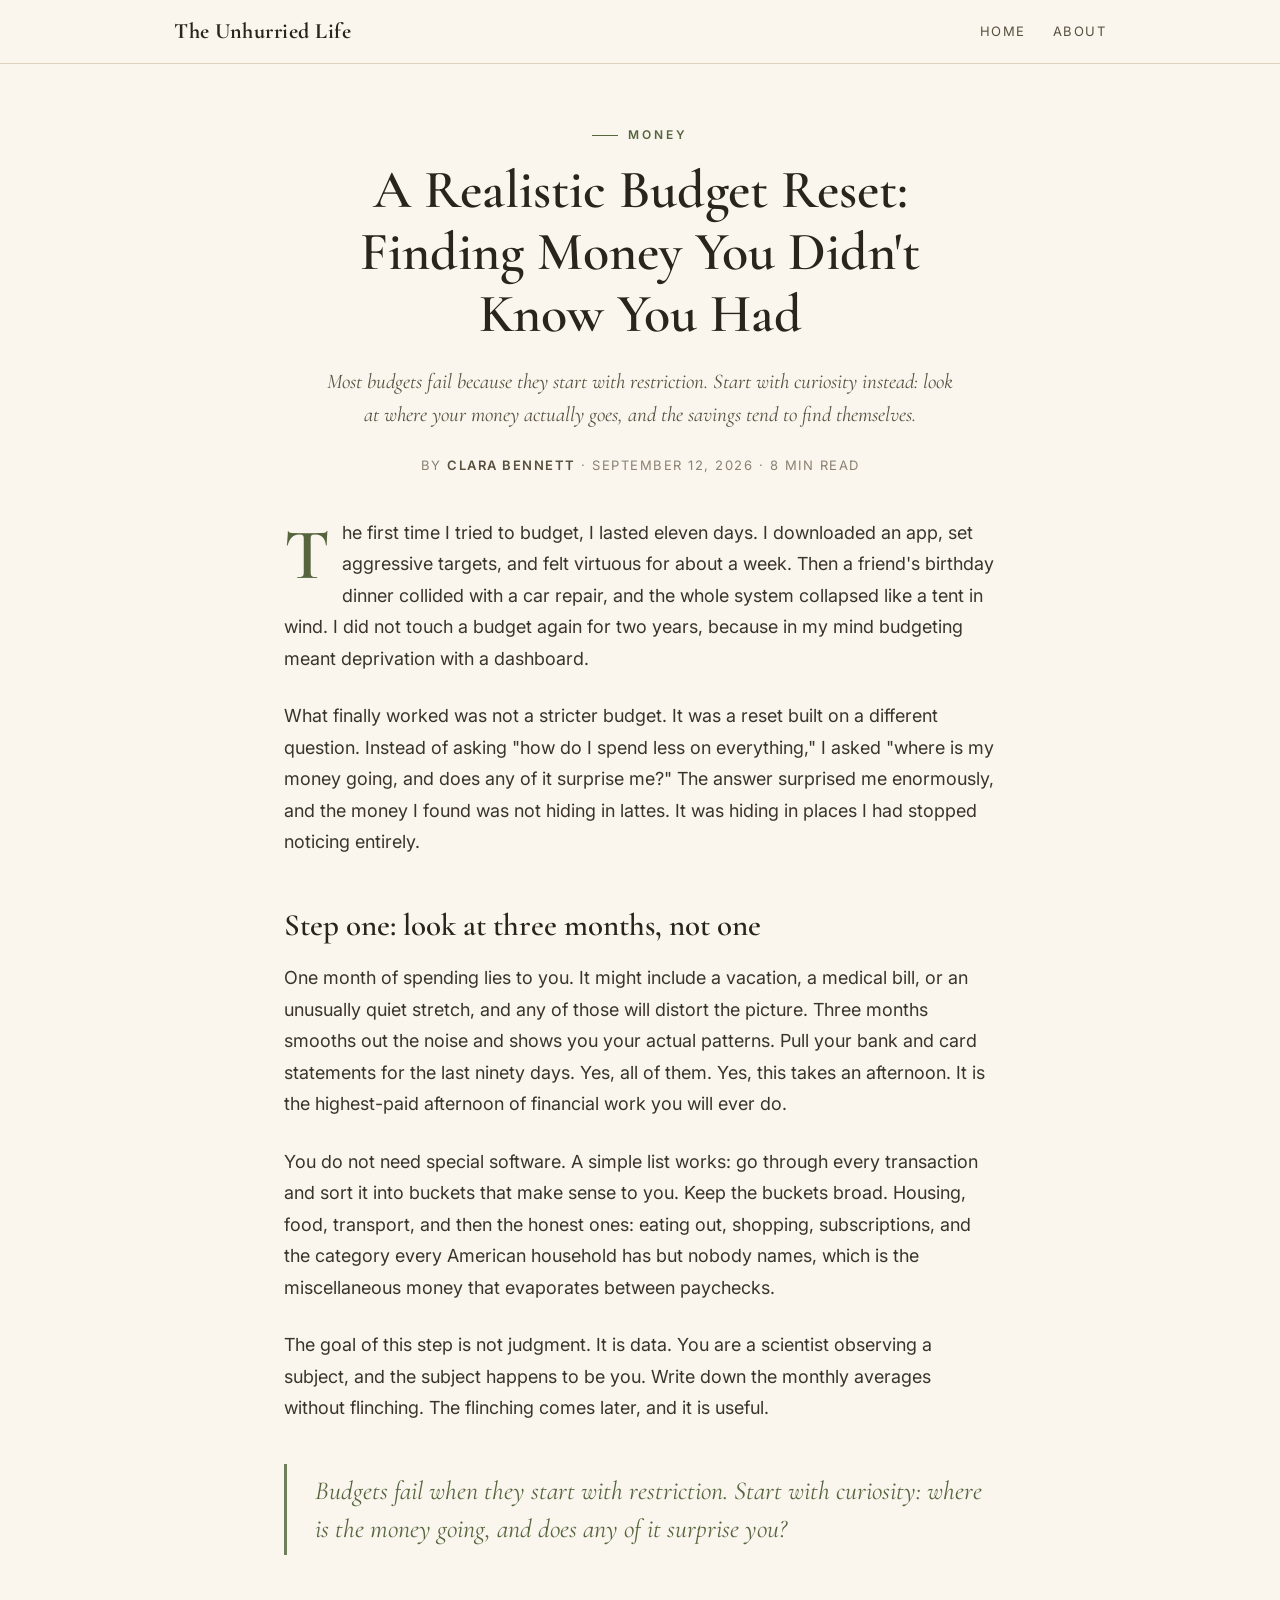
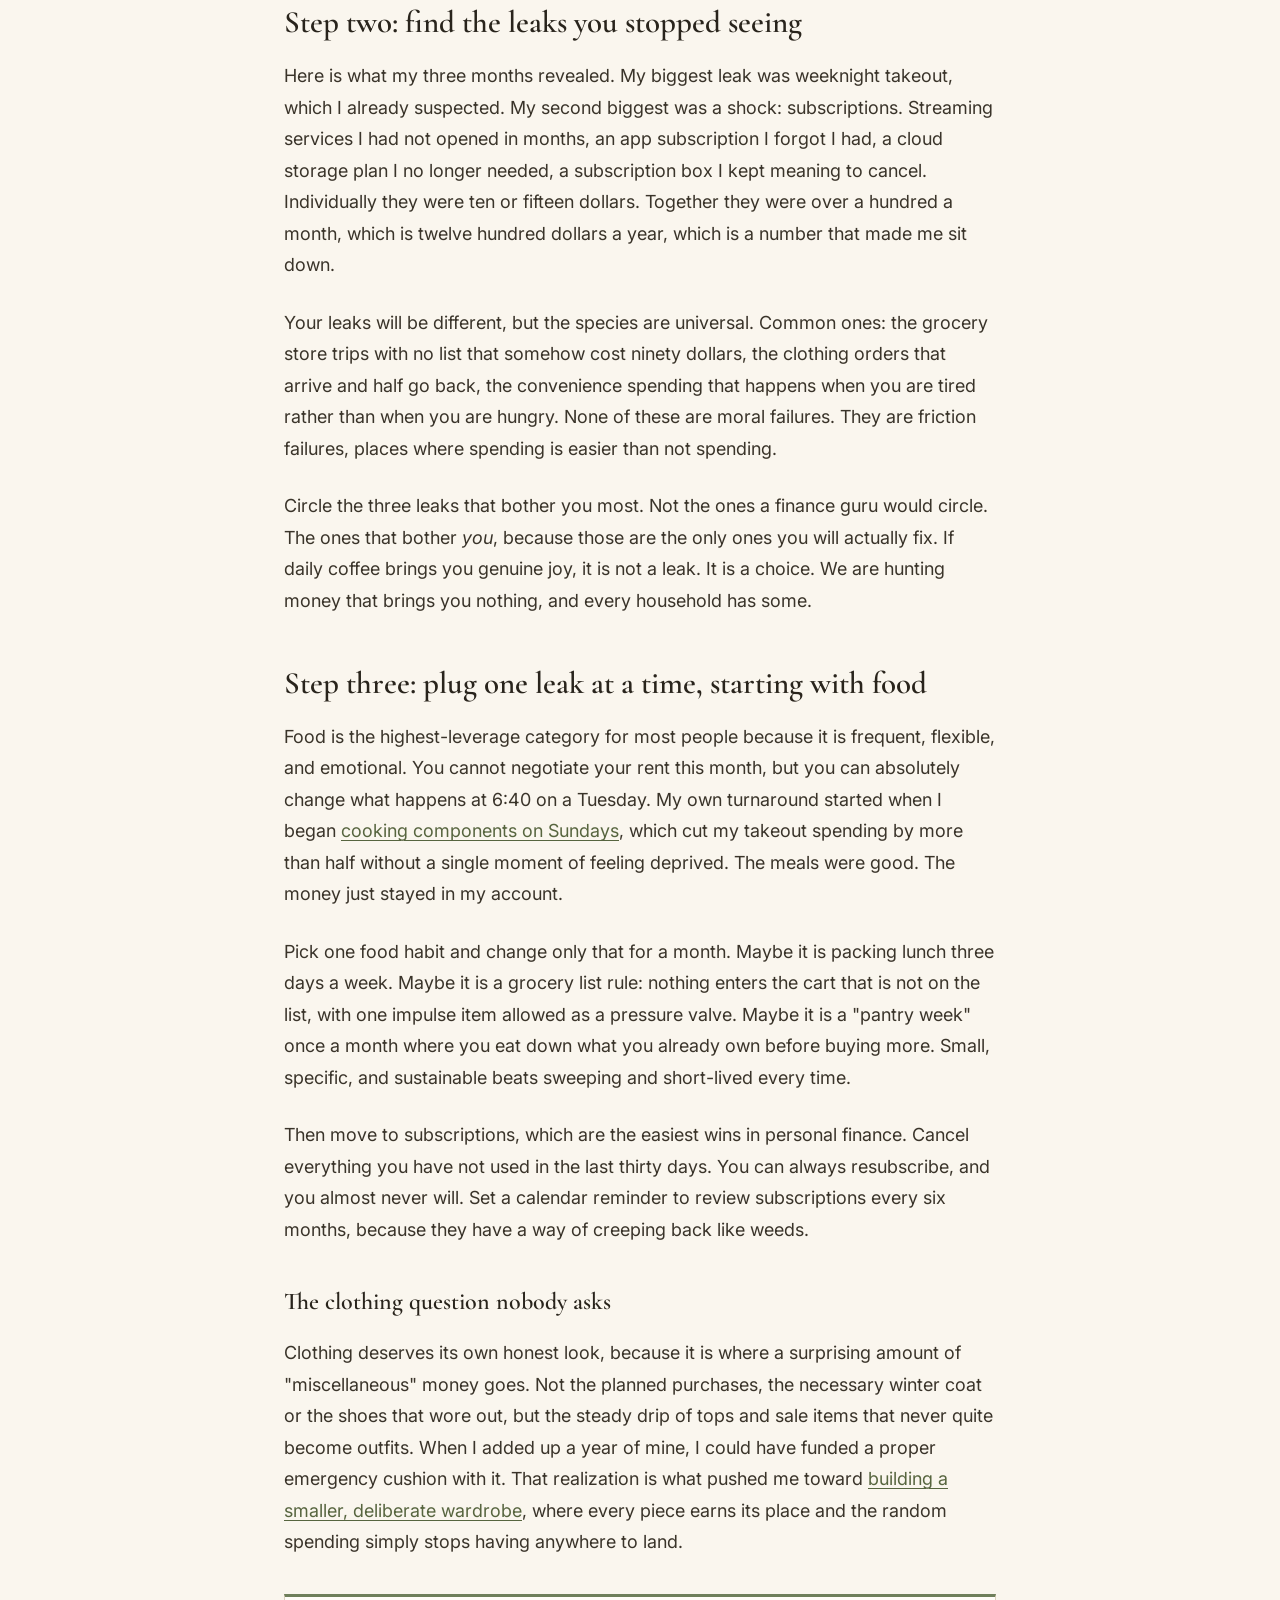
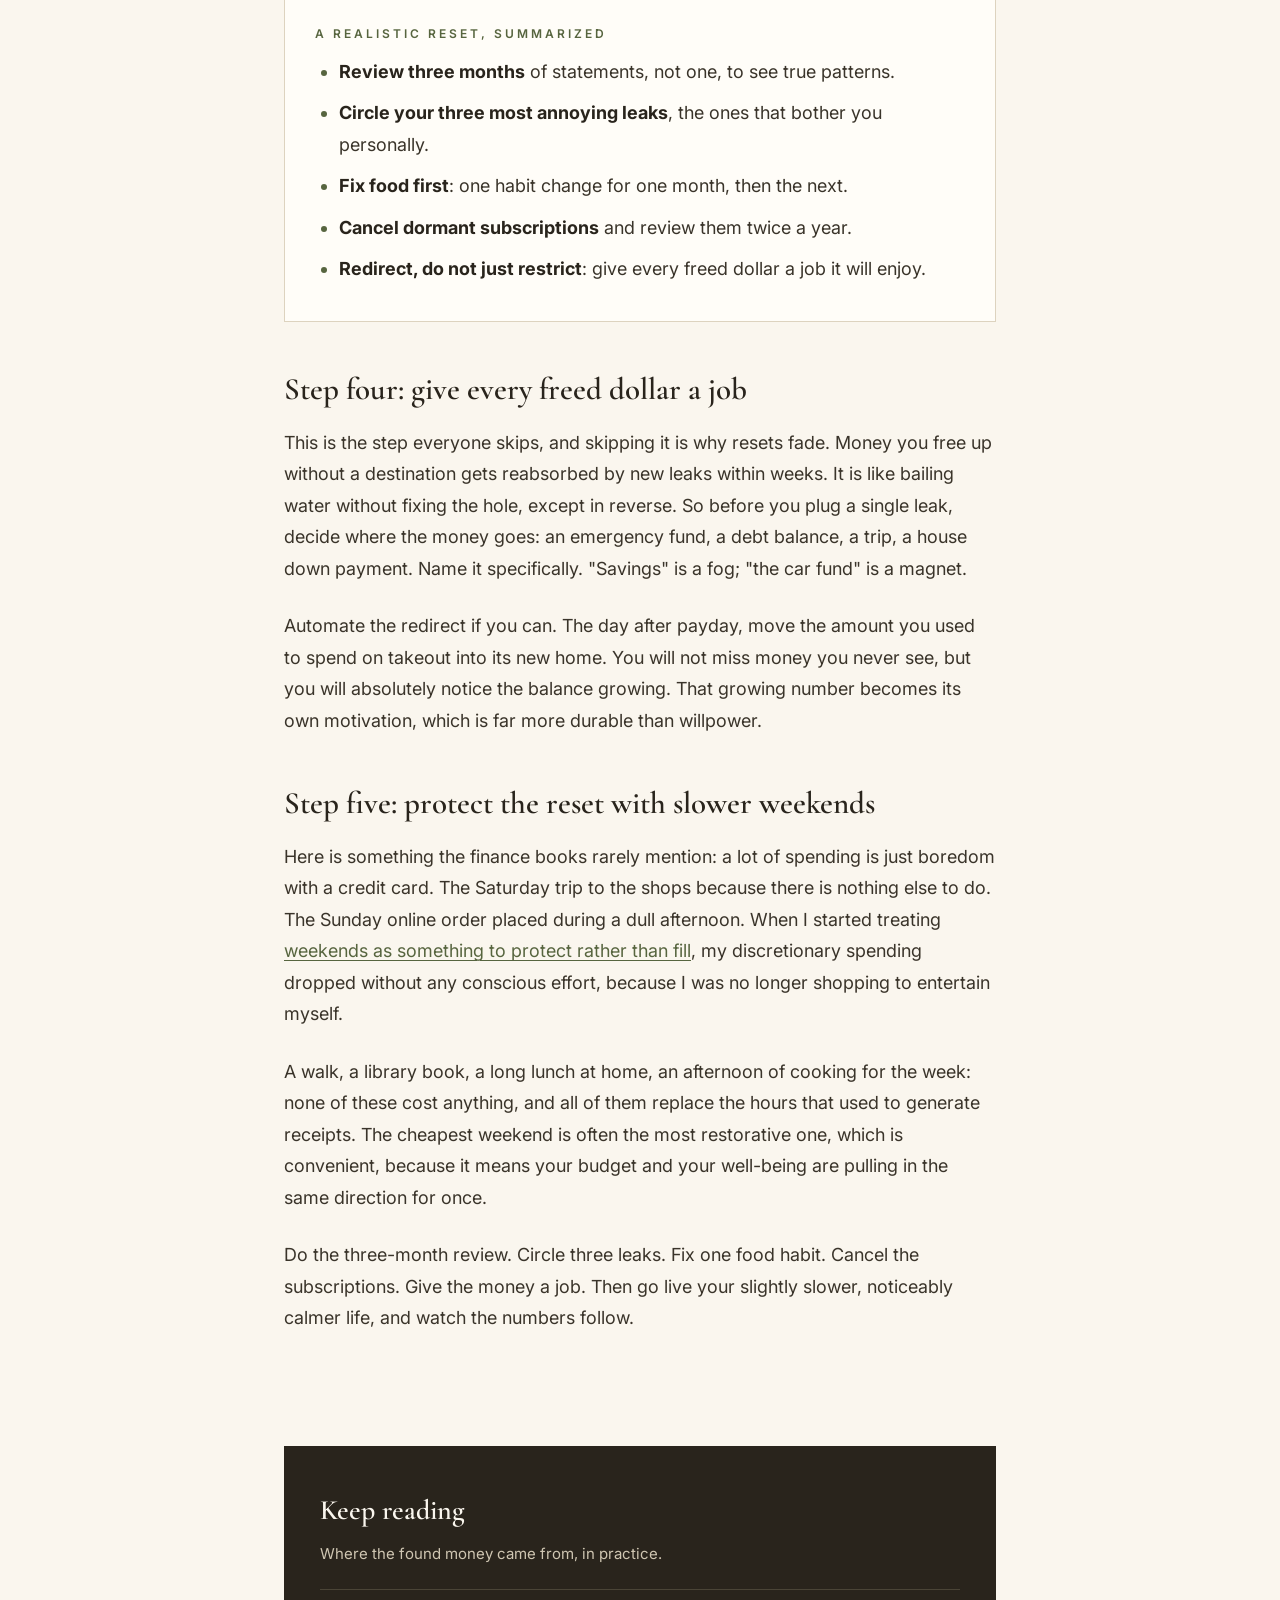
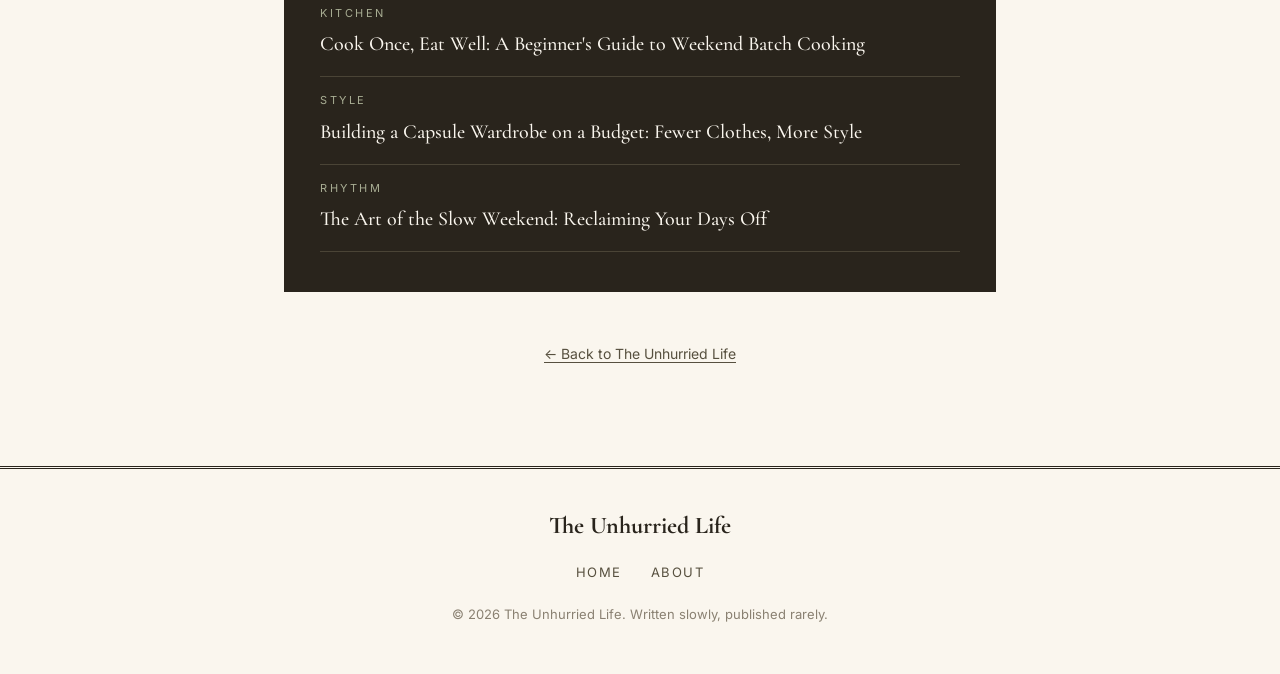
<file: posts/realistic-budget-reset.html>
<!DOCTYPE html>
<html lang="en">
<head>
<meta charset="UTF-8">
<meta name="viewport" content="width=device-width, initial-scale=1.0">
<title>A Realistic Budget Reset: Finding Money You Didn't Know You Had | The Unhurried Life</title>
<meta name="description" content="A realistic budget reset without deprivation: track three months, find your leaks, keep what you love, and redirect the rest toward what actually matters.">
<meta property="og:type" content="article">
<meta property="og:title" content="A Realistic Budget Reset: Finding Money You Didn't Know You Had">
<meta property="og:description" content="No spreadsheets of shame, no giving up coffee. A humane, practical method for finding the money hiding in your own spending.">
<meta property="og:url" content="https://the-unhurried-life.tiiny.site/posts/realistic-budget-reset.html">
<link rel="stylesheet" href="../styles.css">
</head>
<body>

<div class="topbar">
  <div class="topbar-inner">
    <a class="brand-mini" href="../index.html">The Unhurried Life</a>
    <nav class="navlinks">
      <a href="../index.html">Home</a>
      <a href="../about.html">About</a>
    </nav>
  </div>
</div>

<main>
  <article>
    <div class="wrap">
      <header class="article-head">
        <div class="kicker">Money</div>
        <h1>A Realistic Budget Reset: Finding Money You Didn't Know You Had</h1>
        <p class="standfirst">Most budgets fail because they start with restriction. Start with curiosity instead: look at where your money actually goes, and the savings tend to find themselves.</p>
        <p class="byline">By <strong>Clara Bennett</strong> &middot; <time datetime="2026-09-12">September 12, 2026</time> &middot; 8 min read</p>
      </header>

      <div class="prose">
        <p class="lead">The first time I tried to budget, I lasted eleven days. I downloaded an app, set aggressive targets, and felt virtuous for about a week. Then a friend's birthday dinner collided with a car repair, and the whole system collapsed like a tent in wind. I did not touch a budget again for two years, because in my mind budgeting meant deprivation with a dashboard.</p>

        <p>What finally worked was not a stricter budget. It was a reset built on a different question. Instead of asking "how do I spend less on everything," I asked "where is my money going, and does any of it surprise me?" The answer surprised me enormously, and the money I found was not hiding in lattes. It was hiding in places I had stopped noticing entirely.</p>

        <h2>Step one: look at three months, not one</h2>
        <p>One month of spending lies to you. It might include a vacation, a medical bill, or an unusually quiet stretch, and any of those will distort the picture. Three months smooths out the noise and shows you your actual patterns. Pull your bank and card statements for the last ninety days. Yes, all of them. Yes, this takes an afternoon. It is the highest-paid afternoon of financial work you will ever do.</p>
        <p>You do not need special software. A simple list works: go through every transaction and sort it into buckets that make sense to you. Keep the buckets broad. Housing, food, transport, and then the honest ones: eating out, shopping, subscriptions, and the category every American household has but nobody names, which is the miscellaneous money that evaporates between paychecks.</p>
        <p>The goal of this step is not judgment. It is data. You are a scientist observing a subject, and the subject happens to be you. Write down the monthly averages without flinching. The flinching comes later, and it is useful.</p>

        <div class="pullquote">Budgets fail when they start with restriction. Start with curiosity: where is the money going, and does any of it surprise you?</div>

        <h2>Step two: find the leaks you stopped seeing</h2>
        <p>Here is what my three months revealed. My biggest leak was weeknight takeout, which I already suspected. My second biggest was a shock: subscriptions. Streaming services I had not opened in months, an app subscription I forgot I had, a cloud storage plan I no longer needed, a subscription box I kept meaning to cancel. Individually they were ten or fifteen dollars. Together they were over a hundred a month, which is twelve hundred dollars a year, which is a number that made me sit down.</p>
        <p>Your leaks will be different, but the species are universal. Common ones: the grocery store trips with no list that somehow cost ninety dollars, the clothing orders that arrive and half go back, the convenience spending that happens when you are tired rather than when you are hungry. None of these are moral failures. They are friction failures, places where spending is easier than not spending.</p>
        <p>Circle the three leaks that bother you most. Not the ones a finance guru would circle. The ones that bother <em>you</em>, because those are the only ones you will actually fix. If daily coffee brings you genuine joy, it is not a leak. It is a choice. We are hunting money that brings you nothing, and every household has some.</p>

        <h2>Step three: plug one leak at a time, starting with food</h2>
        <p>Food is the highest-leverage category for most people because it is frequent, flexible, and emotional. You cannot negotiate your rent this month, but you can absolutely change what happens at 6:40 on a Tuesday. My own turnaround started when I began <a href="weekend-batch-cooking-for-beginners.html">cooking components on Sundays</a>, which cut my takeout spending by more than half without a single moment of feeling deprived. The meals were good. The money just stayed in my account.</p>
        <p>Pick one food habit and change only that for a month. Maybe it is packing lunch three days a week. Maybe it is a grocery list rule: nothing enters the cart that is not on the list, with one impulse item allowed as a pressure valve. Maybe it is a "pantry week" once a month where you eat down what you already own before buying more. Small, specific, and sustainable beats sweeping and short-lived every time.</p>
        <p>Then move to subscriptions, which are the easiest wins in personal finance. Cancel everything you have not used in the last thirty days. You can always resubscribe, and you almost never will. Set a calendar reminder to review subscriptions every six months, because they have a way of creeping back like weeds.</p>

        <h3>The clothing question nobody asks</h3>
        <p>Clothing deserves its own honest look, because it is where a surprising amount of "miscellaneous" money goes. Not the planned purchases, the necessary winter coat or the shoes that wore out, but the steady drip of tops and sale items that never quite become outfits. When I added up a year of mine, I could have funded a proper emergency cushion with it. That realization is what pushed me toward <a href="capsule-wardrobe-on-a-budget.html">building a smaller, deliberate wardrobe</a>, where every piece earns its place and the random spending simply stops having anywhere to land.</p>

        <div class="note-box">
          <h4>A realistic reset, summarized</h4>
          <ul>
            <li><strong>Review three months</strong> of statements, not one, to see true patterns.</li>
            <li><strong>Circle your three most annoying leaks</strong>, the ones that bother you personally.</li>
            <li><strong>Fix food first</strong>: one habit change for one month, then the next.</li>
            <li><strong>Cancel dormant subscriptions</strong> and review them twice a year.</li>
            <li><strong>Redirect, do not just restrict</strong>: give every freed dollar a job it will enjoy.</li>
          </ul>
        </div>

        <h2>Step four: give every freed dollar a job</h2>
        <p>This is the step everyone skips, and skipping it is why resets fade. Money you free up without a destination gets reabsorbed by new leaks within weeks. It is like bailing water without fixing the hole, except in reverse. So before you plug a single leak, decide where the money goes: an emergency fund, a debt balance, a trip, a house down payment. Name it specifically. "Savings" is a fog; "the car fund" is a magnet.</p>
        <p>Automate the redirect if you can. The day after payday, move the amount you used to spend on takeout into its new home. You will not miss money you never see, but you will absolutely notice the balance growing. That growing number becomes its own motivation, which is far more durable than willpower.</p>

        <h2>Step five: protect the reset with slower weekends</h2>
        <p>Here is something the finance books rarely mention: a lot of spending is just boredom with a credit card. The Saturday trip to the shops because there is nothing else to do. The Sunday online order placed during a dull afternoon. When I started treating <a href="the-art-of-the-slow-weekend.html">weekends as something to protect rather than fill</a>, my discretionary spending dropped without any conscious effort, because I was no longer shopping to entertain myself.</p>
        <p>A walk, a library book, a long lunch at home, an afternoon of cooking for the week: none of these cost anything, and all of them replace the hours that used to generate receipts. The cheapest weekend is often the most restorative one, which is convenient, because it means your budget and your well-being are pulling in the same direction for once.</p>
        <p>Do the three-month review. Circle three leaks. Fix one food habit. Cancel the subscriptions. Give the money a job. Then go live your slightly slower, noticeably calmer life, and watch the numbers follow.</p>
      </div>

      <div class="keep-reading">
        <h2>Keep reading</h2>
        <p class="kr-sub">Where the found money came from, in practice.</p>
        <ul>
          <li>
            <span class="kr-cat">Kitchen</span>
            <a href="weekend-batch-cooking-for-beginners.html">Cook Once, Eat Well: A Beginner's Guide to Weekend Batch Cooking</a>
          </li>
          <li>
            <span class="kr-cat">Style</span>
            <a href="capsule-wardrobe-on-a-budget.html">Building a Capsule Wardrobe on a Budget: Fewer Clothes, More Style</a>
          </li>
          <li>
            <span class="kr-cat">Rhythm</span>
            <a href="the-art-of-the-slow-weekend.html">The Art of the Slow Weekend: Reclaiming Your Days Off</a>
          </li>
        </ul>
      </div>

      <p class="article-foot"><a href="../index.html">&larr; Back to The Unhurried Life</a></p>
    </div>
  </article>
</main>

<footer>
  <div class="f-title">The Unhurried Life</div>
  <nav>
    <a href="../index.html">Home</a>
    <a href="../about.html">About</a>
  </nav>
  <p class="small">&copy; 2026 The Unhurried Life. Written slowly, published rarely.</p>
</footer>

</body>
</html>
</file>
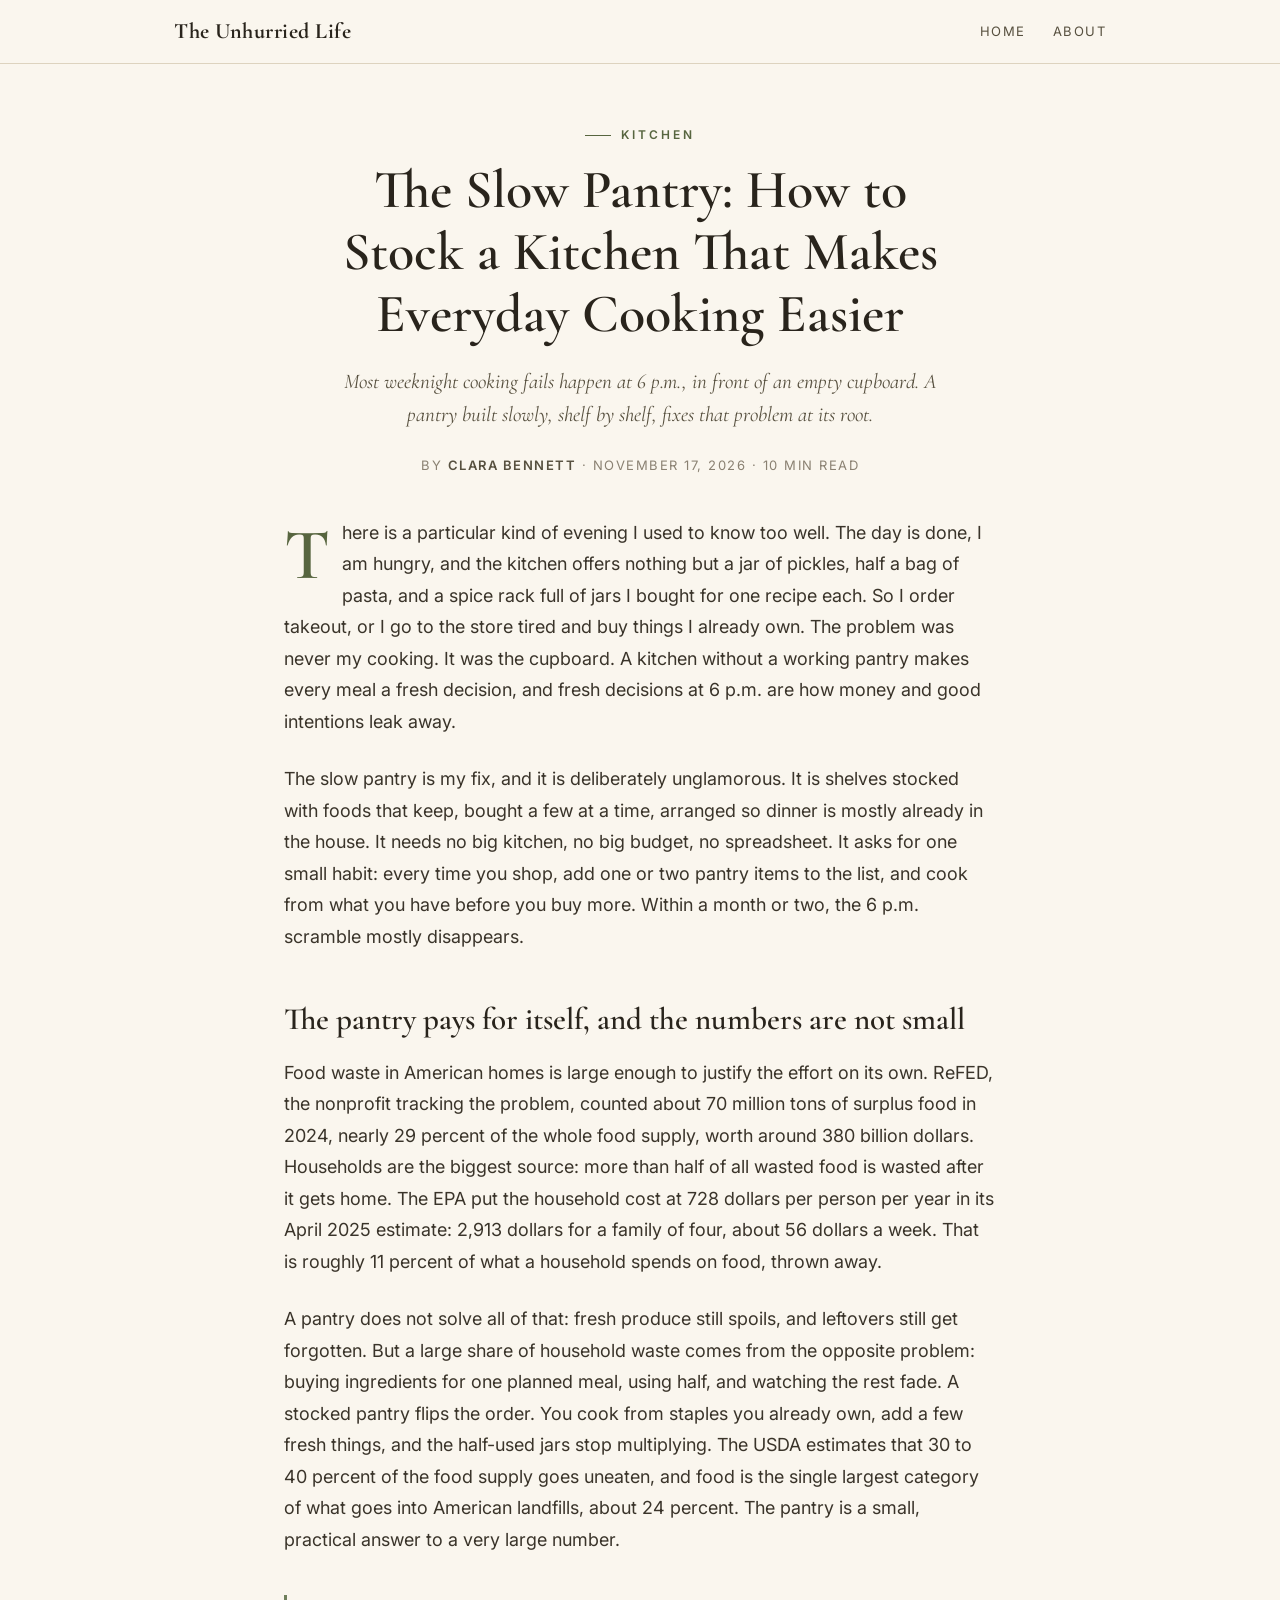
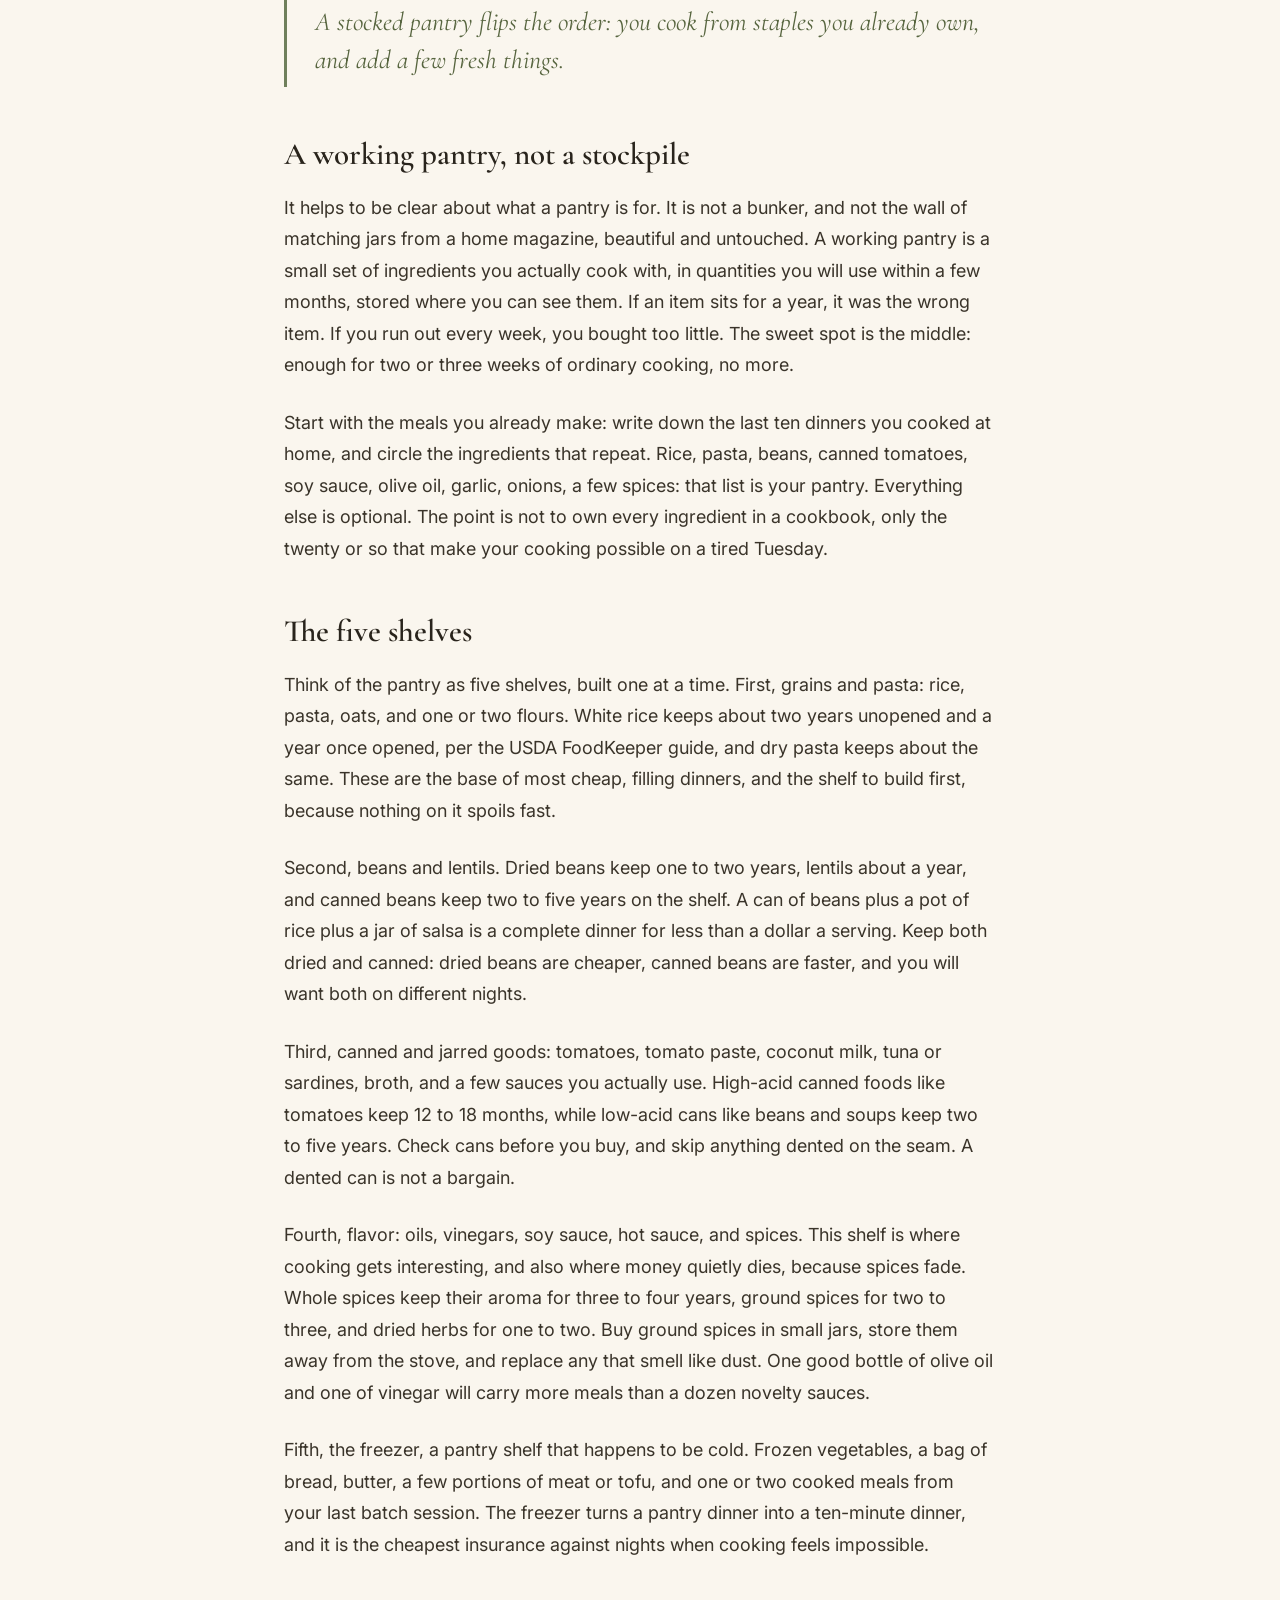
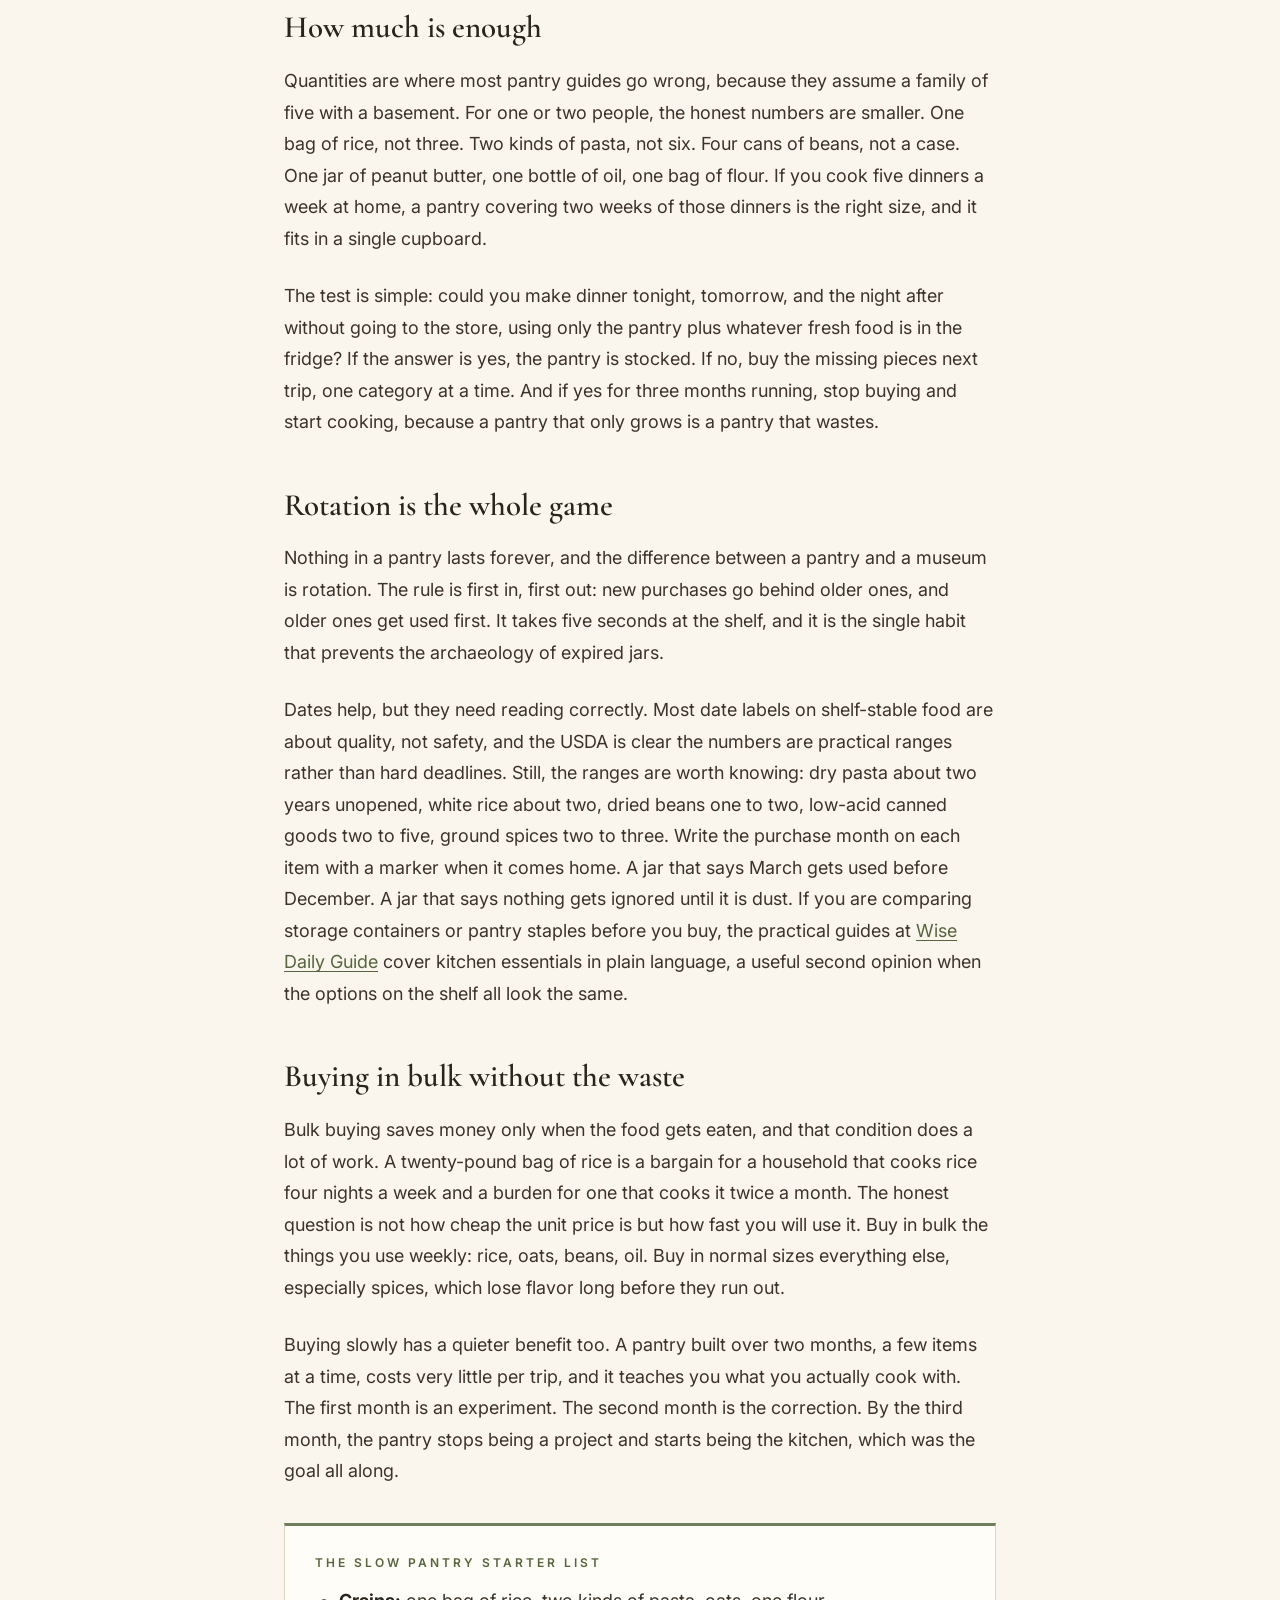
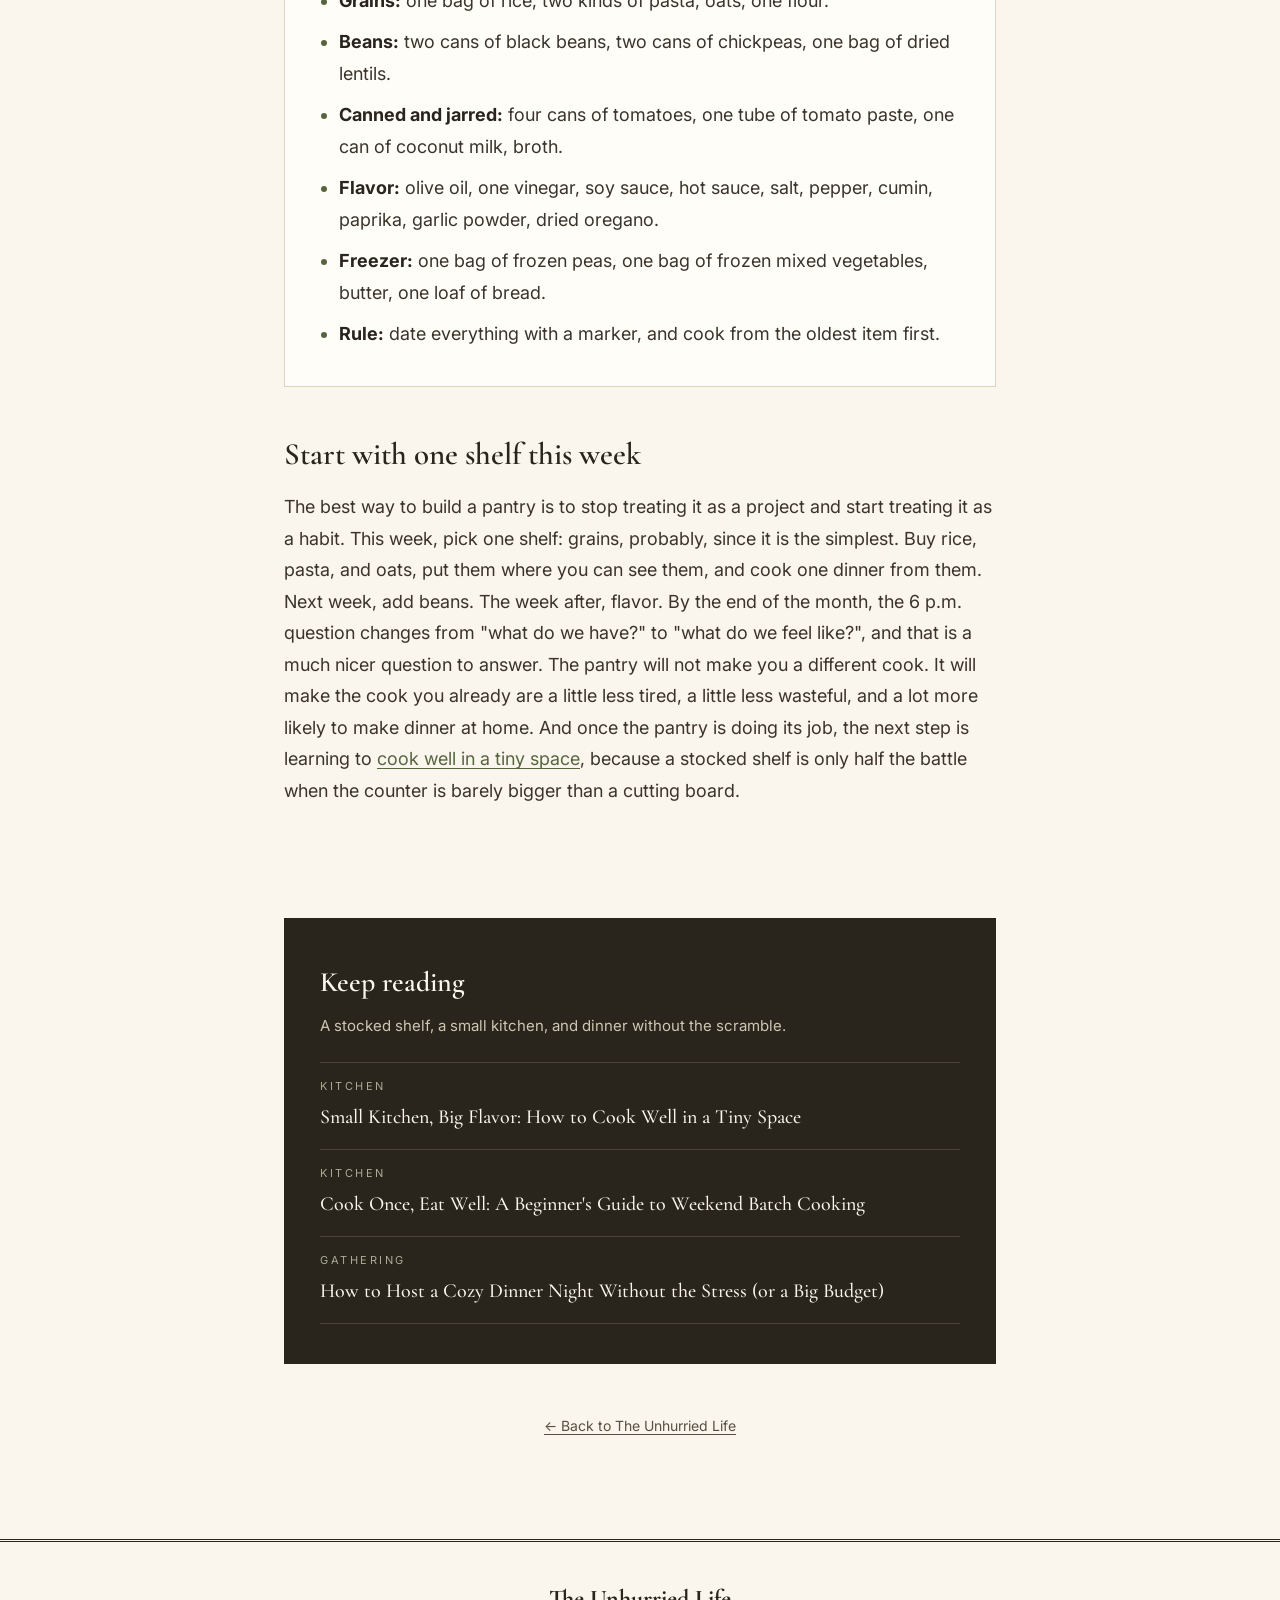
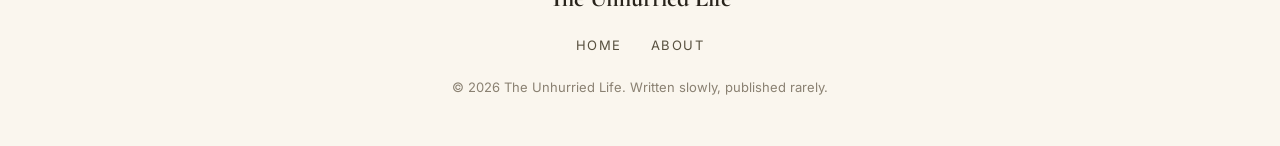
<file: posts/slow-pantry-stocking-guide.html>
<!DOCTYPE html>
<html lang="en">
<head>
<meta charset="UTF-8">
<meta name="viewport" content="width=device-width, initial-scale=1.0">
<title>The Slow Pantry: How to Stock a Kitchen That Makes Everyday Cooking Easier | The Unhurried Life</title>
<meta name="description" content="A working pantry turns weeknight cooking from a scramble into a habit: five shelves, honest quantities, rotation that prevents waste, and a starter list for small households.">
<meta property="og:type" content="article">
<meta property="og:title" content="The Slow Pantry: How to Stock a Kitchen That Makes Everyday Cooking Easier">
<meta property="og:description" content="Stop shopping for every meal. A slow pantry, built shelf by shelf, means dinner is mostly already in the house.">
<meta property="og:url" content="https://the-unhurried-life.tiiny.site/posts/slow-pantry-stocking-guide.html">
<link rel="stylesheet" href="../styles.css">
</head>
<body>

<div class="topbar">
  <div class="topbar-inner">
    <a class="brand-mini" href="../index.html">The Unhurried Life</a>
    <nav class="navlinks">
      <a href="../index.html">Home</a>
      <a href="../about.html">About</a>
    </nav>
  </div>
</div>

<main>
  <article>
    <div class="wrap">
      <header class="article-head">
        <div class="kicker">Kitchen</div>
        <h1>The Slow Pantry: How to Stock a Kitchen That Makes Everyday Cooking Easier</h1>
        <p class="standfirst">Most weeknight cooking fails happen at 6 p.m., in front of an empty cupboard. A pantry built slowly, shelf by shelf, fixes that problem at its root.</p>
        <p class="byline">By <strong>Clara Bennett</strong> &middot; <time datetime="2026-11-17">November 17, 2026</time> &middot; 10 min read</p>
      </header>

      <div class="prose">
        <p class="lead">There is a particular kind of evening I used to know too well. The day is done, I am hungry, and the kitchen offers nothing but a jar of pickles, half a bag of pasta, and a spice rack full of jars I bought for one recipe each. So I order takeout, or I go to the store tired and buy things I already own. The problem was never my cooking. It was the cupboard. A kitchen without a working pantry makes every meal a fresh decision, and fresh decisions at 6 p.m. are how money and good intentions leak away.</p>

        <p>The slow pantry is my fix, and it is deliberately unglamorous. It is shelves stocked with foods that keep, bought a few at a time, arranged so dinner is mostly already in the house. It needs no big kitchen, no big budget, no spreadsheet. It asks for one small habit: every time you shop, add one or two pantry items to the list, and cook from what you have before you buy more. Within a month or two, the 6 p.m. scramble mostly disappears.</p>

        <h2>The pantry pays for itself, and the numbers are not small</h2>
        <p>Food waste in American homes is large enough to justify the effort on its own. ReFED, the nonprofit tracking the problem, counted about 70 million tons of surplus food in 2024, nearly 29 percent of the whole food supply, worth around 380 billion dollars. Households are the biggest source: more than half of all wasted food is wasted after it gets home. The EPA put the household cost at 728 dollars per person per year in its April 2025 estimate: 2,913 dollars for a family of four, about 56 dollars a week. That is roughly 11 percent of what a household spends on food, thrown away.</p>
        <p>A pantry does not solve all of that: fresh produce still spoils, and leftovers still get forgotten. But a large share of household waste comes from the opposite problem: buying ingredients for one planned meal, using half, and watching the rest fade. A stocked pantry flips the order. You cook from staples you already own, add a few fresh things, and the half-used jars stop multiplying. The USDA estimates that 30 to 40 percent of the food supply goes uneaten, and food is the single largest category of what goes into American landfills, about 24 percent. The pantry is a small, practical answer to a very large number.</p>

        <div class="pullquote">A stocked pantry flips the order: you cook from staples you already own, and add a few fresh things.</div>

        <h2>A working pantry, not a stockpile</h2>
        <p>It helps to be clear about what a pantry is for. It is not a bunker, and not the wall of matching jars from a home magazine, beautiful and untouched. A working pantry is a small set of ingredients you actually cook with, in quantities you will use within a few months, stored where you can see them. If an item sits for a year, it was the wrong item. If you run out every week, you bought too little. The sweet spot is the middle: enough for two or three weeks of ordinary cooking, no more.</p>
        <p>Start with the meals you already make: write down the last ten dinners you cooked at home, and circle the ingredients that repeat. Rice, pasta, beans, canned tomatoes, soy sauce, olive oil, garlic, onions, a few spices: that list is your pantry. Everything else is optional. The point is not to own every ingredient in a cookbook, only the twenty or so that make your cooking possible on a tired Tuesday.</p>

        <h2>The five shelves</h2>
        <p>Think of the pantry as five shelves, built one at a time. First, grains and pasta: rice, pasta, oats, and one or two flours. White rice keeps about two years unopened and a year once opened, per the USDA FoodKeeper guide, and dry pasta keeps about the same. These are the base of most cheap, filling dinners, and the shelf to build first, because nothing on it spoils fast.</p>
        <p>Second, beans and lentils. Dried beans keep one to two years, lentils about a year, and canned beans keep two to five years on the shelf. A can of beans plus a pot of rice plus a jar of salsa is a complete dinner for less than a dollar a serving. Keep both dried and canned: dried beans are cheaper, canned beans are faster, and you will want both on different nights.</p>
        <p>Third, canned and jarred goods: tomatoes, tomato paste, coconut milk, tuna or sardines, broth, and a few sauces you actually use. High-acid canned foods like tomatoes keep 12 to 18 months, while low-acid cans like beans and soups keep two to five years. Check cans before you buy, and skip anything dented on the seam. A dented can is not a bargain.</p>
        <p>Fourth, flavor: oils, vinegars, soy sauce, hot sauce, and spices. This shelf is where cooking gets interesting, and also where money quietly dies, because spices fade. Whole spices keep their aroma for three to four years, ground spices for two to three, and dried herbs for one to two. Buy ground spices in small jars, store them away from the stove, and replace any that smell like dust. One good bottle of olive oil and one of vinegar will carry more meals than a dozen novelty sauces.</p>
        <p>Fifth, the freezer, a pantry shelf that happens to be cold. Frozen vegetables, a bag of bread, butter, a few portions of meat or tofu, and one or two cooked meals from your last batch session. The freezer turns a pantry dinner into a ten-minute dinner, and it is the cheapest insurance against nights when cooking feels impossible.</p>

        <h2>How much is enough</h2>
        <p>Quantities are where most pantry guides go wrong, because they assume a family of five with a basement. For one or two people, the honest numbers are smaller. One bag of rice, not three. Two kinds of pasta, not six. Four cans of beans, not a case. One jar of peanut butter, one bottle of oil, one bag of flour. If you cook five dinners a week at home, a pantry covering two weeks of those dinners is the right size, and it fits in a single cupboard.</p>
        <p>The test is simple: could you make dinner tonight, tomorrow, and the night after without going to the store, using only the pantry plus whatever fresh food is in the fridge? If the answer is yes, the pantry is stocked. If no, buy the missing pieces next trip, one category at a time. And if yes for three months running, stop buying and start cooking, because a pantry that only grows is a pantry that wastes.</p>

        <h2>Rotation is the whole game</h2>
        <p>Nothing in a pantry lasts forever, and the difference between a pantry and a museum is rotation. The rule is first in, first out: new purchases go behind older ones, and older ones get used first. It takes five seconds at the shelf, and it is the single habit that prevents the archaeology of expired jars.</p>
        <p>Dates help, but they need reading correctly. Most date labels on shelf-stable food are about quality, not safety, and the USDA is clear the numbers are practical ranges rather than hard deadlines. Still, the ranges are worth knowing: dry pasta about two years unopened, white rice about two, dried beans one to two, low-acid canned goods two to five, ground spices two to three. Write the purchase month on each item with a marker when it comes home. A jar that says March gets used before December. A jar that says nothing gets ignored until it is dust. If you are comparing storage containers or pantry staples before you buy, the practical guides at <a href="https://wisedailyguide.com/">Wise Daily Guide</a> cover kitchen essentials in plain language, a useful second opinion when the options on the shelf all look the same.</p>

        <h2>Buying in bulk without the waste</h2>
        <p>Bulk buying saves money only when the food gets eaten, and that condition does a lot of work. A twenty-pound bag of rice is a bargain for a household that cooks rice four nights a week and a burden for one that cooks it twice a month. The honest question is not how cheap the unit price is but how fast you will use it. Buy in bulk the things you use weekly: rice, oats, beans, oil. Buy in normal sizes everything else, especially spices, which lose flavor long before they run out.</p>
        <p>Buying slowly has a quieter benefit too. A pantry built over two months, a few items at a time, costs very little per trip, and it teaches you what you actually cook with. The first month is an experiment. The second month is the correction. By the third month, the pantry stops being a project and starts being the kitchen, which was the goal all along.</p>

        <div class="note-box">
          <h4>The slow pantry starter list</h4>
          <ul>
            <li><strong>Grains:</strong> one bag of rice, two kinds of pasta, oats, one flour.</li>
            <li><strong>Beans:</strong> two cans of black beans, two cans of chickpeas, one bag of dried lentils.</li>
            <li><strong>Canned and jarred:</strong> four cans of tomatoes, one tube of tomato paste, one can of coconut milk, broth.</li>
            <li><strong>Flavor:</strong> olive oil, one vinegar, soy sauce, hot sauce, salt, pepper, cumin, paprika, garlic powder, dried oregano.</li>
            <li><strong>Freezer:</strong> one bag of frozen peas, one bag of frozen mixed vegetables, butter, one loaf of bread.</li>
            <li><strong>Rule:</strong> date everything with a marker, and cook from the oldest item first.</li>
          </ul>
        </div>

        <h2>Start with one shelf this week</h2>
        <p>The best way to build a pantry is to stop treating it as a project and start treating it as a habit. This week, pick one shelf: grains, probably, since it is the simplest. Buy rice, pasta, and oats, put them where you can see them, and cook one dinner from them. Next week, add beans. The week after, flavor. By the end of the month, the 6 p.m. question changes from "what do we have?" to "what do we feel like?", and that is a much nicer question to answer. The pantry will not make you a different cook. It will make the cook you already are a little less tired, a little less wasteful, and a lot more likely to make dinner at home. And once the pantry is doing its job, the next step is learning to <a href="small-kitchen-big-flavor.html">cook well in a tiny space</a>, because a stocked shelf is only half the battle when the counter is barely bigger than a cutting board.</p>
      </div>

      <div class="keep-reading">
        <h2>Keep reading</h2>
        <p class="kr-sub">A stocked shelf, a small kitchen, and dinner without the scramble.</p>
        <ul>
          <li>
            <span class="kr-cat">Kitchen</span>
            <a href="small-kitchen-big-flavor.html">Small Kitchen, Big Flavor: How to Cook Well in a Tiny Space</a>
          </li>
          <li>
            <span class="kr-cat">Kitchen</span>
            <a href="weekend-batch-cooking-for-beginners.html">Cook Once, Eat Well: A Beginner's Guide to Weekend Batch Cooking</a>
          </li>
          <li>
            <span class="kr-cat">Gathering</span>
            <a href="cozy-dinner-night-without-stress.html">How to Host a Cozy Dinner Night Without the Stress (or a Big Budget)</a>
          </li>
        </ul>
      </div>

      <p class="article-foot"><a href="../index.html">&larr; Back to The Unhurried Life</a></p>
    </div>
  </article>
</main>

<footer>
  <div class="f-title">The Unhurried Life</div>
  <nav>
    <a href="../index.html">Home</a>
    <a href="../about.html">About</a>
  </nav>
  <p class="small">&copy; 2026 The Unhurried Life. Written slowly, published rarely.</p>
</footer>

</body>
</html>
</file>
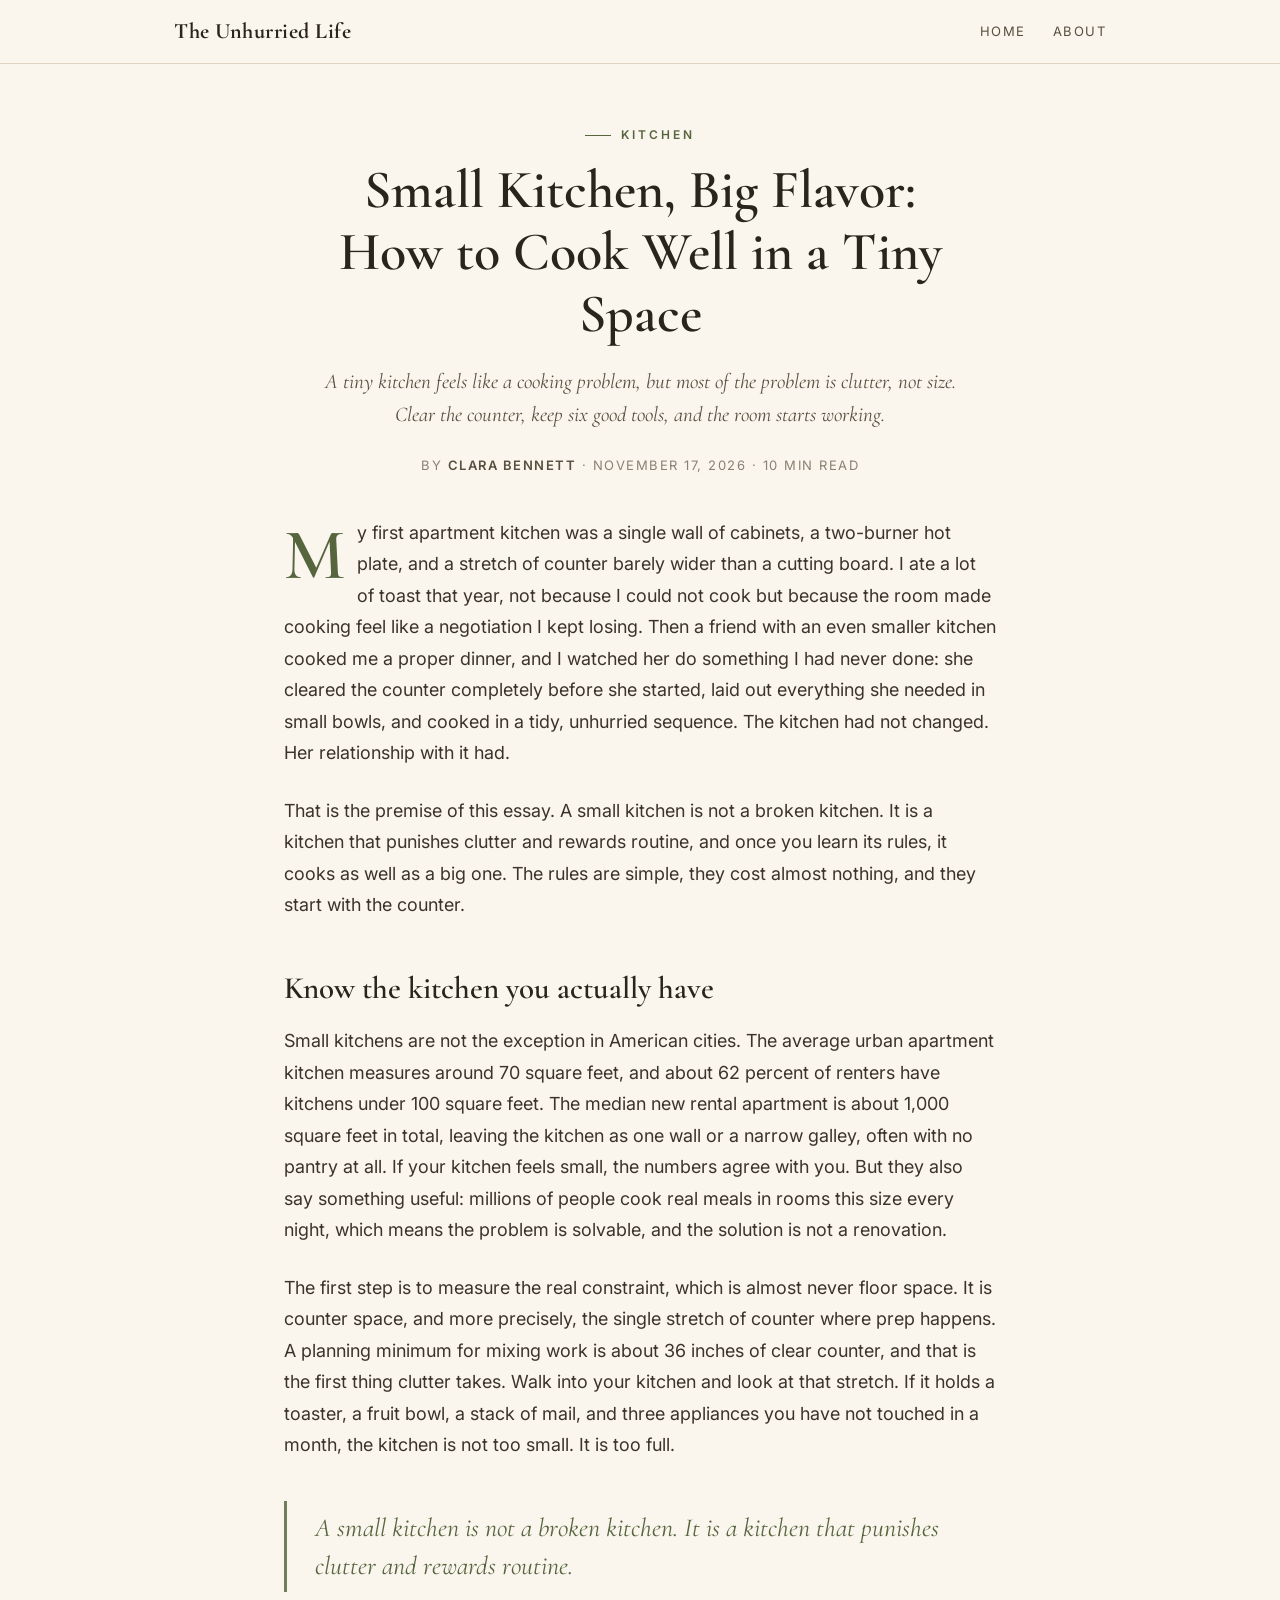
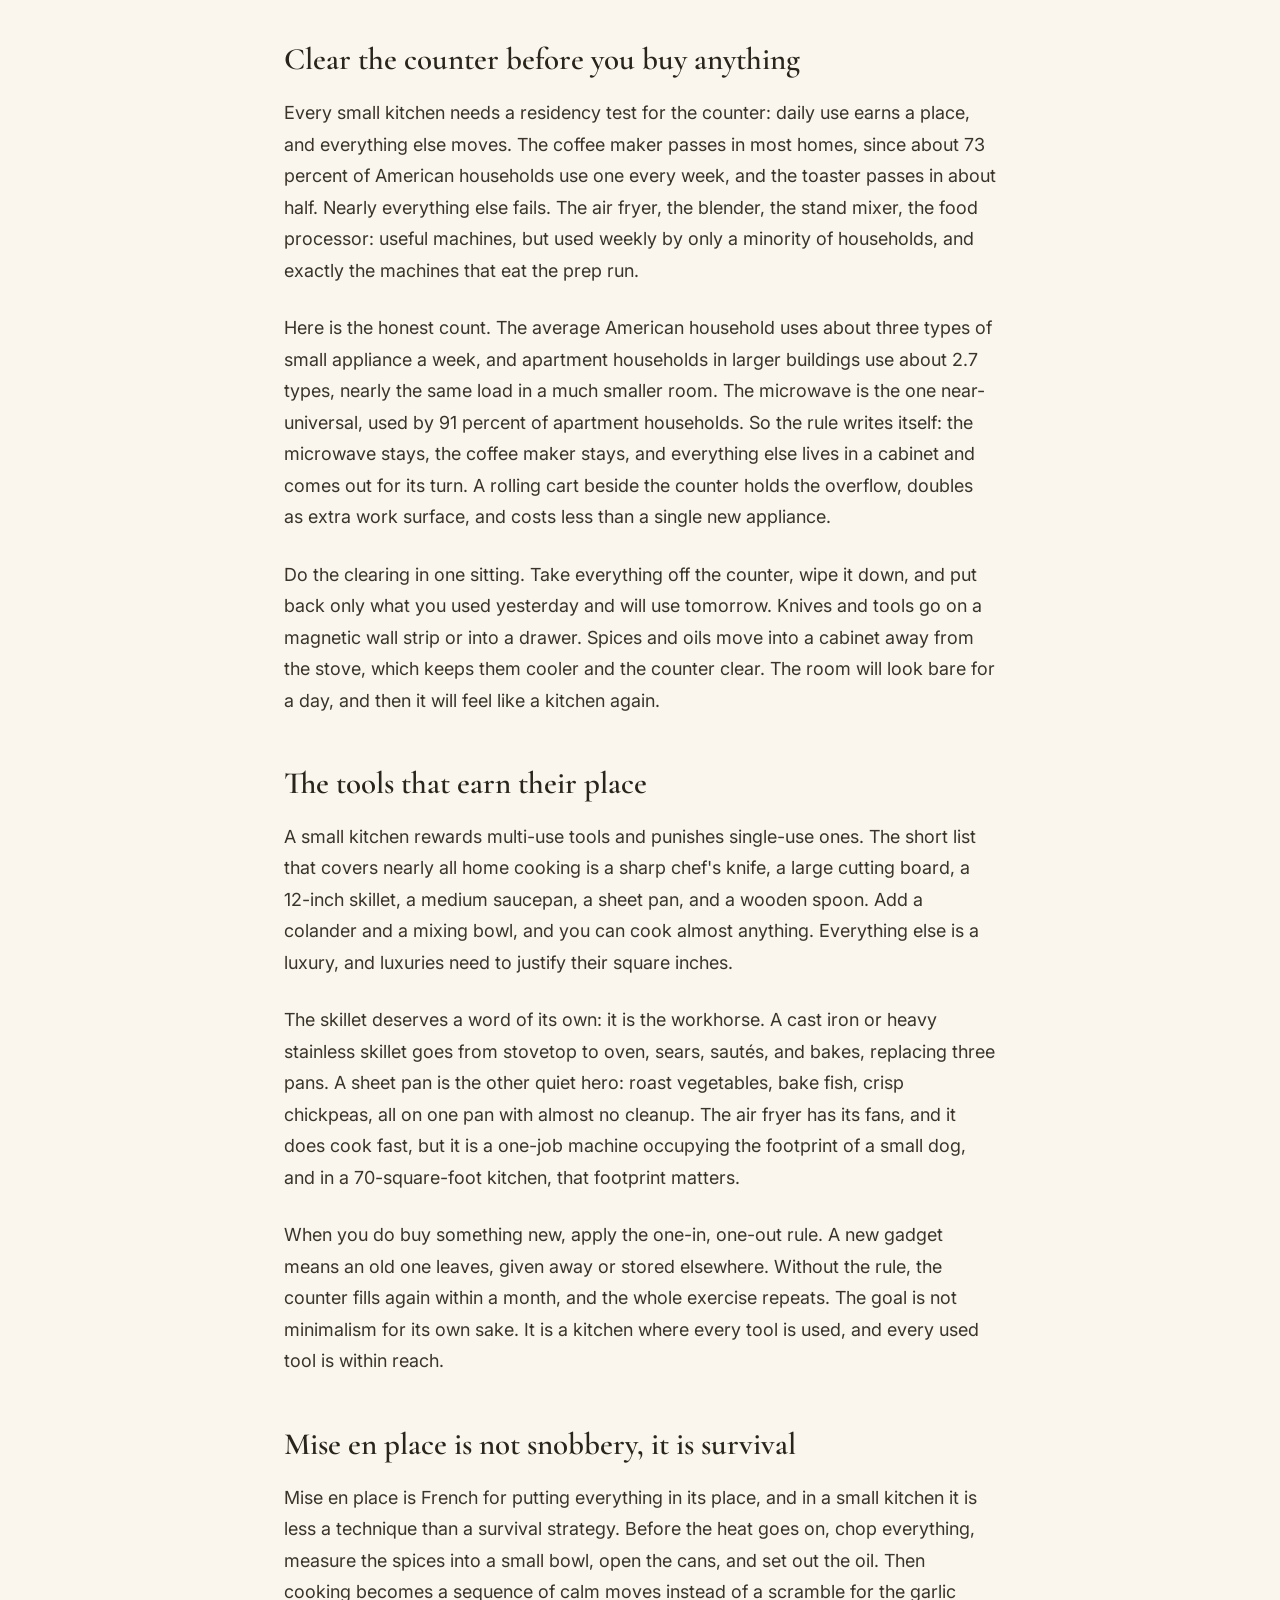
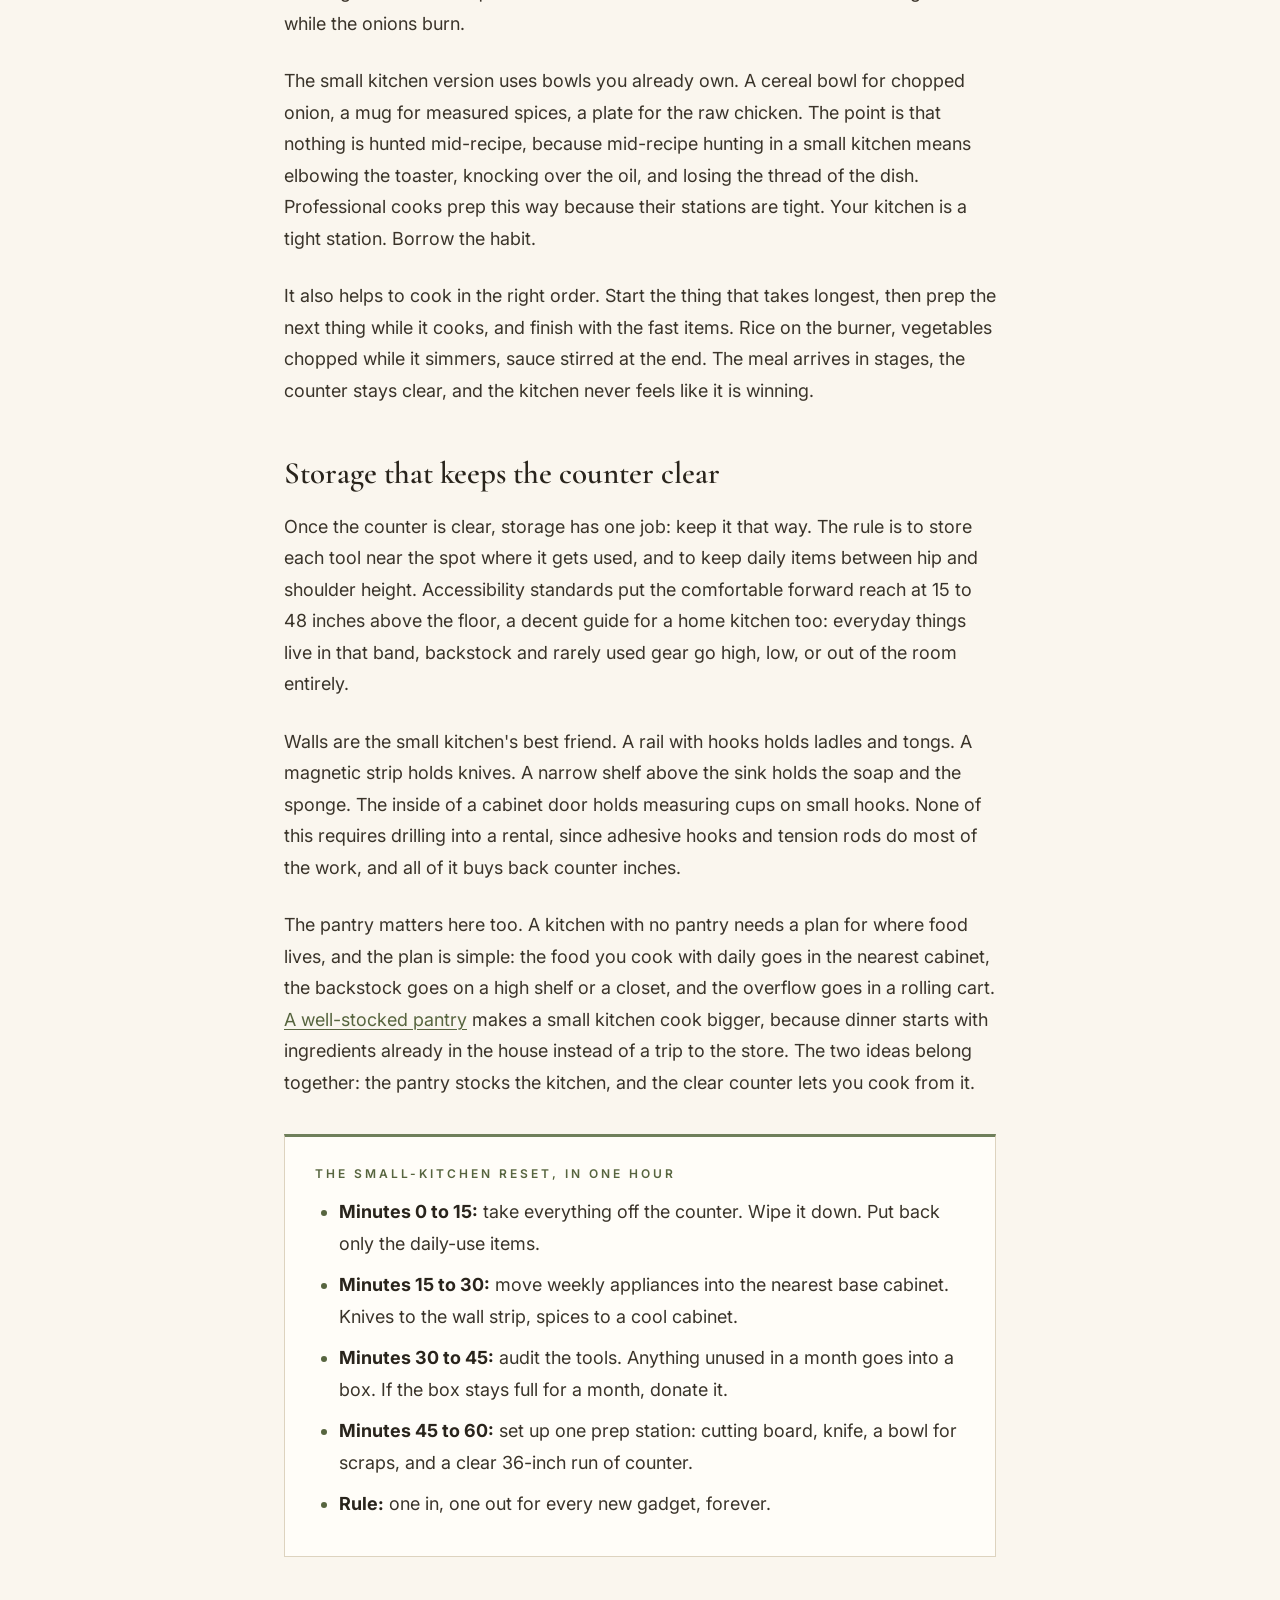
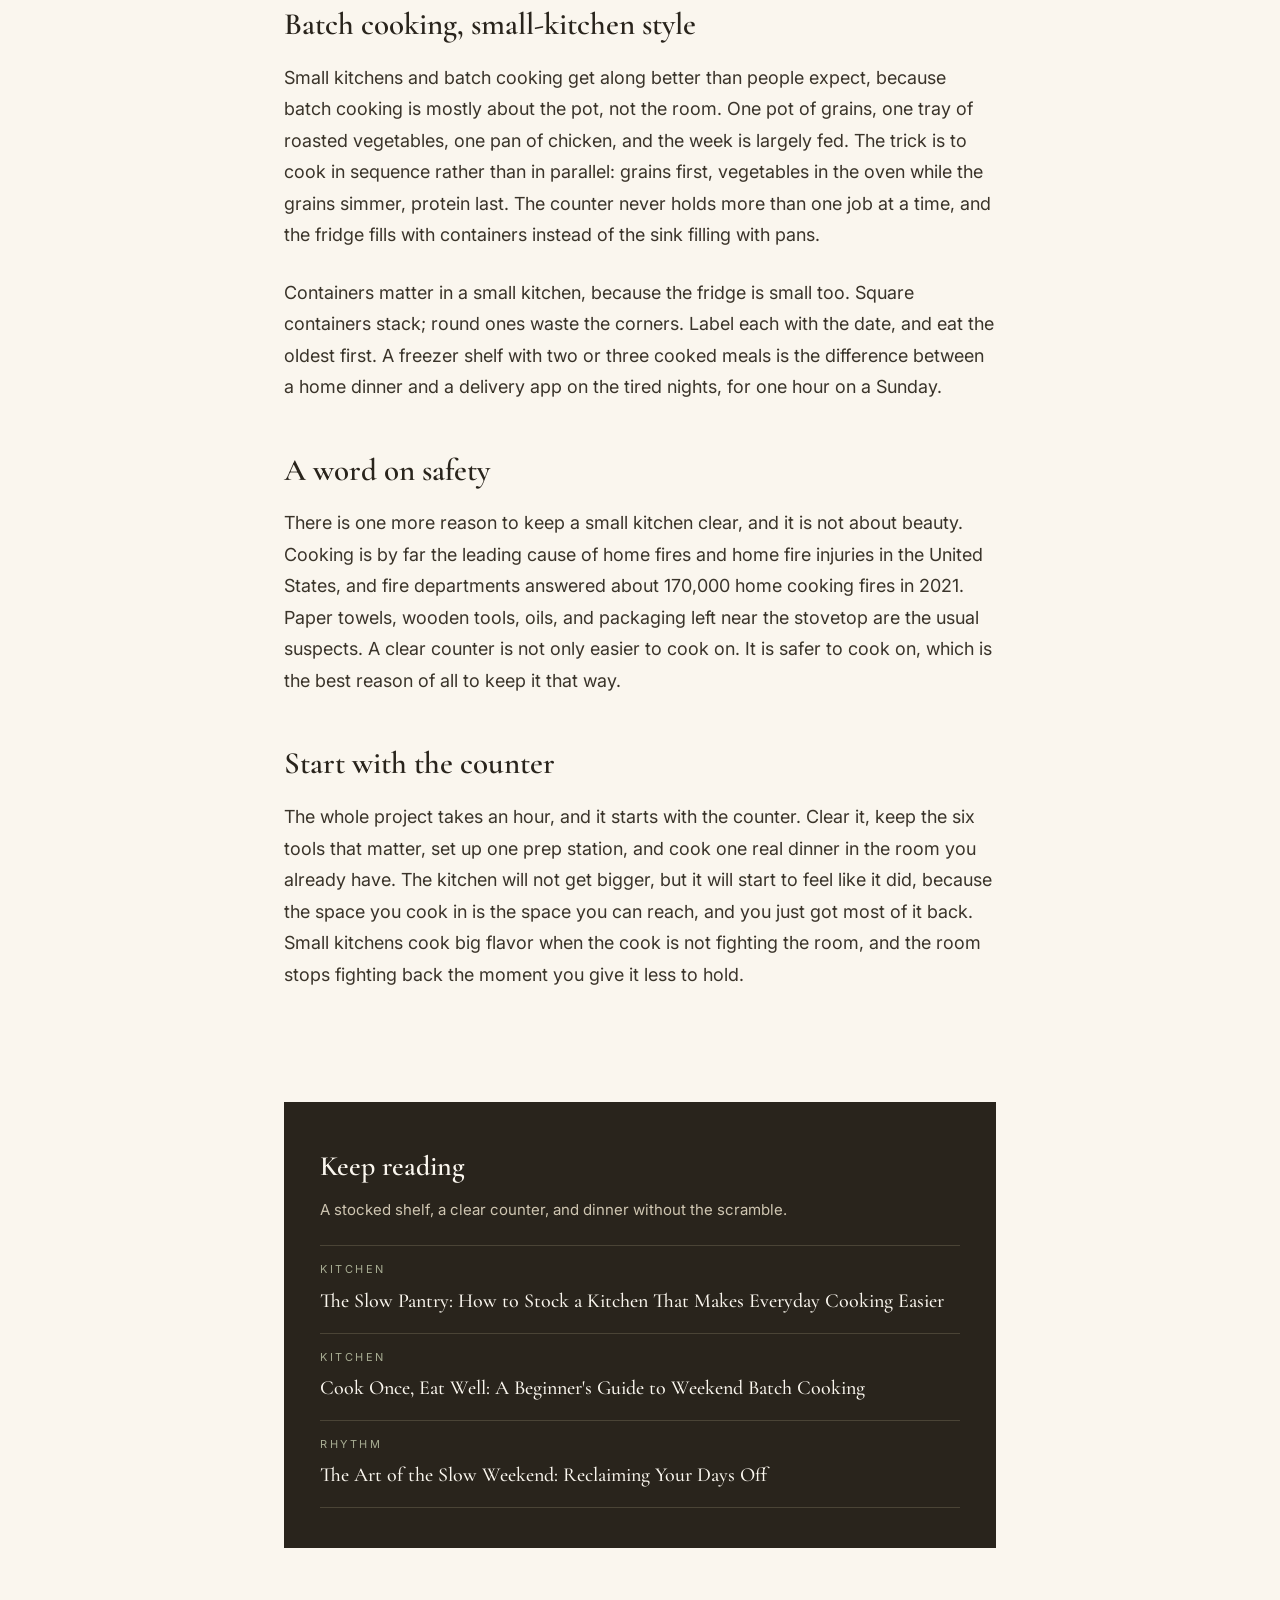
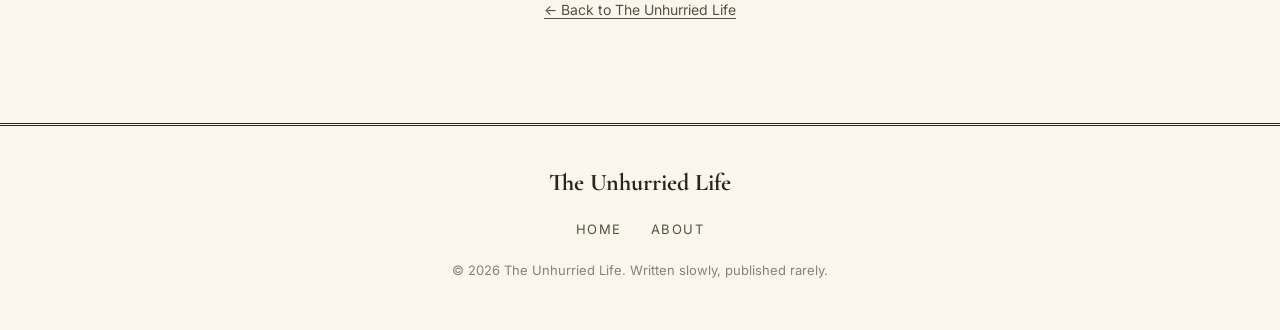
<file: posts/small-kitchen-big-flavor.html>
<!DOCTYPE html>
<html lang="en">
<head>
<meta charset="UTF-8">
<meta name="viewport" content="width=device-width, initial-scale=1.0">
<title>Small Kitchen, Big Flavor: How to Cook Well in a Tiny Space | The Unhurried Life</title>
<meta name="description" content="A small kitchen is not a broken kitchen. Clear the counter, keep the tools that earn their place, prep in small batches, and cook real meals in seventy square feet.">
<meta property="og:type" content="article">
<meta property="og:title" content="Small Kitchen, Big Flavor: How to Cook Well in a Tiny Space">
<meta property="og:description" content="Real meals from a tiny kitchen: the counter rule, the six tools that matter, and mise en place habits that make small spaces cook big.">
<meta property="og:url" content="https://the-unhurried-life.tiiny.site/posts/small-kitchen-big-flavor.html">
<link rel="stylesheet" href="../styles.css">
</head>
<body>

<div class="topbar">
  <div class="topbar-inner">
    <a class="brand-mini" href="../index.html">The Unhurried Life</a>
    <nav class="navlinks">
      <a href="../index.html">Home</a>
      <a href="../about.html">About</a>
    </nav>
  </div>
</div>

<main>
  <article>
    <div class="wrap">
      <header class="article-head">
        <div class="kicker">Kitchen</div>
        <h1>Small Kitchen, Big Flavor: How to Cook Well in a Tiny Space</h1>
        <p class="standfirst">A tiny kitchen feels like a cooking problem, but most of the problem is clutter, not size. Clear the counter, keep six good tools, and the room starts working.</p>
        <p class="byline">By <strong>Clara Bennett</strong> &middot; <time datetime="2026-11-17">November 17, 2026</time> &middot; 10 min read</p>
      </header>

      <div class="prose">
        <p class="lead">My first apartment kitchen was a single wall of cabinets, a two-burner hot plate, and a stretch of counter barely wider than a cutting board. I ate a lot of toast that year, not because I could not cook but because the room made cooking feel like a negotiation I kept losing. Then a friend with an even smaller kitchen cooked me a proper dinner, and I watched her do something I had never done: she cleared the counter completely before she started, laid out everything she needed in small bowls, and cooked in a tidy, unhurried sequence. The kitchen had not changed. Her relationship with it had.</p>

        <p>That is the premise of this essay. A small kitchen is not a broken kitchen. It is a kitchen that punishes clutter and rewards routine, and once you learn its rules, it cooks as well as a big one. The rules are simple, they cost almost nothing, and they start with the counter.</p>

        <h2>Know the kitchen you actually have</h2>
        <p>Small kitchens are not the exception in American cities. The average urban apartment kitchen measures around 70 square feet, and about 62 percent of renters have kitchens under 100 square feet. The median new rental apartment is about 1,000 square feet in total, leaving the kitchen as one wall or a narrow galley, often with no pantry at all. If your kitchen feels small, the numbers agree with you. But they also say something useful: millions of people cook real meals in rooms this size every night, which means the problem is solvable, and the solution is not a renovation.</p>
        <p>The first step is to measure the real constraint, which is almost never floor space. It is counter space, and more precisely, the single stretch of counter where prep happens. A planning minimum for mixing work is about 36 inches of clear counter, and that is the first thing clutter takes. Walk into your kitchen and look at that stretch. If it holds a toaster, a fruit bowl, a stack of mail, and three appliances you have not touched in a month, the kitchen is not too small. It is too full.</p>

        <div class="pullquote">A small kitchen is not a broken kitchen. It is a kitchen that punishes clutter and rewards routine.</div>

        <h2>Clear the counter before you buy anything</h2>
        <p>Every small kitchen needs a residency test for the counter: daily use earns a place, and everything else moves. The coffee maker passes in most homes, since about 73 percent of American households use one every week, and the toaster passes in about half. Nearly everything else fails. The air fryer, the blender, the stand mixer, the food processor: useful machines, but used weekly by only a minority of households, and exactly the machines that eat the prep run.</p>
        <p>Here is the honest count. The average American household uses about three types of small appliance a week, and apartment households in larger buildings use about 2.7 types, nearly the same load in a much smaller room. The microwave is the one near-universal, used by 91 percent of apartment households. So the rule writes itself: the microwave stays, the coffee maker stays, and everything else lives in a cabinet and comes out for its turn. A rolling cart beside the counter holds the overflow, doubles as extra work surface, and costs less than a single new appliance.</p>
        <p>Do the clearing in one sitting. Take everything off the counter, wipe it down, and put back only what you used yesterday and will use tomorrow. Knives and tools go on a magnetic wall strip or into a drawer. Spices and oils move into a cabinet away from the stove, which keeps them cooler and the counter clear. The room will look bare for a day, and then it will feel like a kitchen again.</p>

        <h2>The tools that earn their place</h2>
        <p>A small kitchen rewards multi-use tools and punishes single-use ones. The short list that covers nearly all home cooking is a sharp chef's knife, a large cutting board, a 12-inch skillet, a medium saucepan, a sheet pan, and a wooden spoon. Add a colander and a mixing bowl, and you can cook almost anything. Everything else is a luxury, and luxuries need to justify their square inches.</p>
        <p>The skillet deserves a word of its own: it is the workhorse. A cast iron or heavy stainless skillet goes from stovetop to oven, sears, sautés, and bakes, replacing three pans. A sheet pan is the other quiet hero: roast vegetables, bake fish, crisp chickpeas, all on one pan with almost no cleanup. The air fryer has its fans, and it does cook fast, but it is a one-job machine occupying the footprint of a small dog, and in a 70-square-foot kitchen, that footprint matters.</p>
        <p>When you do buy something new, apply the one-in, one-out rule. A new gadget means an old one leaves, given away or stored elsewhere. Without the rule, the counter fills again within a month, and the whole exercise repeats. The goal is not minimalism for its own sake. It is a kitchen where every tool is used, and every used tool is within reach.</p>

        <h2>Mise en place is not snobbery, it is survival</h2>
        <p>Mise en place is French for putting everything in its place, and in a small kitchen it is less a technique than a survival strategy. Before the heat goes on, chop everything, measure the spices into a small bowl, open the cans, and set out the oil. Then cooking becomes a sequence of calm moves instead of a scramble for the garlic while the onions burn.</p>
        <p>The small kitchen version uses bowls you already own. A cereal bowl for chopped onion, a mug for measured spices, a plate for the raw chicken. The point is that nothing is hunted mid-recipe, because mid-recipe hunting in a small kitchen means elbowing the toaster, knocking over the oil, and losing the thread of the dish. Professional cooks prep this way because their stations are tight. Your kitchen is a tight station. Borrow the habit.</p>
        <p>It also helps to cook in the right order. Start the thing that takes longest, then prep the next thing while it cooks, and finish with the fast items. Rice on the burner, vegetables chopped while it simmers, sauce stirred at the end. The meal arrives in stages, the counter stays clear, and the kitchen never feels like it is winning.</p>

        <h2>Storage that keeps the counter clear</h2>
        <p>Once the counter is clear, storage has one job: keep it that way. The rule is to store each tool near the spot where it gets used, and to keep daily items between hip and shoulder height. Accessibility standards put the comfortable forward reach at 15 to 48 inches above the floor, a decent guide for a home kitchen too: everyday things live in that band, backstock and rarely used gear go high, low, or out of the room entirely.</p>
        <p>Walls are the small kitchen's best friend. A rail with hooks holds ladles and tongs. A magnetic strip holds knives. A narrow shelf above the sink holds the soap and the sponge. The inside of a cabinet door holds measuring cups on small hooks. None of this requires drilling into a rental, since adhesive hooks and tension rods do most of the work, and all of it buys back counter inches.</p>
        <p>The pantry matters here too. A kitchen with no pantry needs a plan for where food lives, and the plan is simple: the food you cook with daily goes in the nearest cabinet, the backstock goes on a high shelf or a closet, and the overflow goes in a rolling cart. <a href="slow-pantry-stocking-guide.html">A well-stocked pantry</a> makes a small kitchen cook bigger, because dinner starts with ingredients already in the house instead of a trip to the store. The two ideas belong together: the pantry stocks the kitchen, and the clear counter lets you cook from it.</p>

        <div class="note-box">
          <h4>The small-kitchen reset, in one hour</h4>
          <ul>
            <li><strong>Minutes 0 to 15:</strong> take everything off the counter. Wipe it down. Put back only the daily-use items.</li>
            <li><strong>Minutes 15 to 30:</strong> move weekly appliances into the nearest base cabinet. Knives to the wall strip, spices to a cool cabinet.</li>
            <li><strong>Minutes 30 to 45:</strong> audit the tools. Anything unused in a month goes into a box. If the box stays full for a month, donate it.</li>
            <li><strong>Minutes 45 to 60:</strong> set up one prep station: cutting board, knife, a bowl for scraps, and a clear 36-inch run of counter.</li>
            <li><strong>Rule:</strong> one in, one out for every new gadget, forever.</li>
          </ul>
        </div>

        <h2>Batch cooking, small-kitchen style</h2>
        <p>Small kitchens and batch cooking get along better than people expect, because batch cooking is mostly about the pot, not the room. One pot of grains, one tray of roasted vegetables, one pan of chicken, and the week is largely fed. The trick is to cook in sequence rather than in parallel: grains first, vegetables in the oven while the grains simmer, protein last. The counter never holds more than one job at a time, and the fridge fills with containers instead of the sink filling with pans.</p>
        <p>Containers matter in a small kitchen, because the fridge is small too. Square containers stack; round ones waste the corners. Label each with the date, and eat the oldest first. A freezer shelf with two or three cooked meals is the difference between a home dinner and a delivery app on the tired nights, for one hour on a Sunday.</p>

        <h2>A word on safety</h2>
        <p>There is one more reason to keep a small kitchen clear, and it is not about beauty. Cooking is by far the leading cause of home fires and home fire injuries in the United States, and fire departments answered about 170,000 home cooking fires in 2021. Paper towels, wooden tools, oils, and packaging left near the stovetop are the usual suspects. A clear counter is not only easier to cook on. It is safer to cook on, which is the best reason of all to keep it that way.</p>

        <h2>Start with the counter</h2>
        <p>The whole project takes an hour, and it starts with the counter. Clear it, keep the six tools that matter, set up one prep station, and cook one real dinner in the room you already have. The kitchen will not get bigger, but it will start to feel like it did, because the space you cook in is the space you can reach, and you just got most of it back. Small kitchens cook big flavor when the cook is not fighting the room, and the room stops fighting back the moment you give it less to hold.</p>
      </div>

      <div class="keep-reading">
        <h2>Keep reading</h2>
        <p class="kr-sub">A stocked shelf, a clear counter, and dinner without the scramble.</p>
        <ul>
          <li>
            <span class="kr-cat">Kitchen</span>
            <a href="slow-pantry-stocking-guide.html">The Slow Pantry: How to Stock a Kitchen That Makes Everyday Cooking Easier</a>
          </li>
          <li>
            <span class="kr-cat">Kitchen</span>
            <a href="weekend-batch-cooking-for-beginners.html">Cook Once, Eat Well: A Beginner's Guide to Weekend Batch Cooking</a>
          </li>
          <li>
            <span class="kr-cat">Rhythm</span>
            <a href="the-art-of-the-slow-weekend.html">The Art of the Slow Weekend: Reclaiming Your Days Off</a>
          </li>
        </ul>
      </div>

      <p class="article-foot"><a href="../index.html">&larr; Back to The Unhurried Life</a></p>
    </div>
  </article>
</main>

<footer>
  <div class="f-title">The Unhurried Life</div>
  <nav>
    <a href="../index.html">Home</a>
    <a href="../about.html">About</a>
  </nav>
  <p class="small">&copy; 2026 The Unhurried Life. Written slowly, published rarely.</p>
</footer>

</body>
</html>
</file>
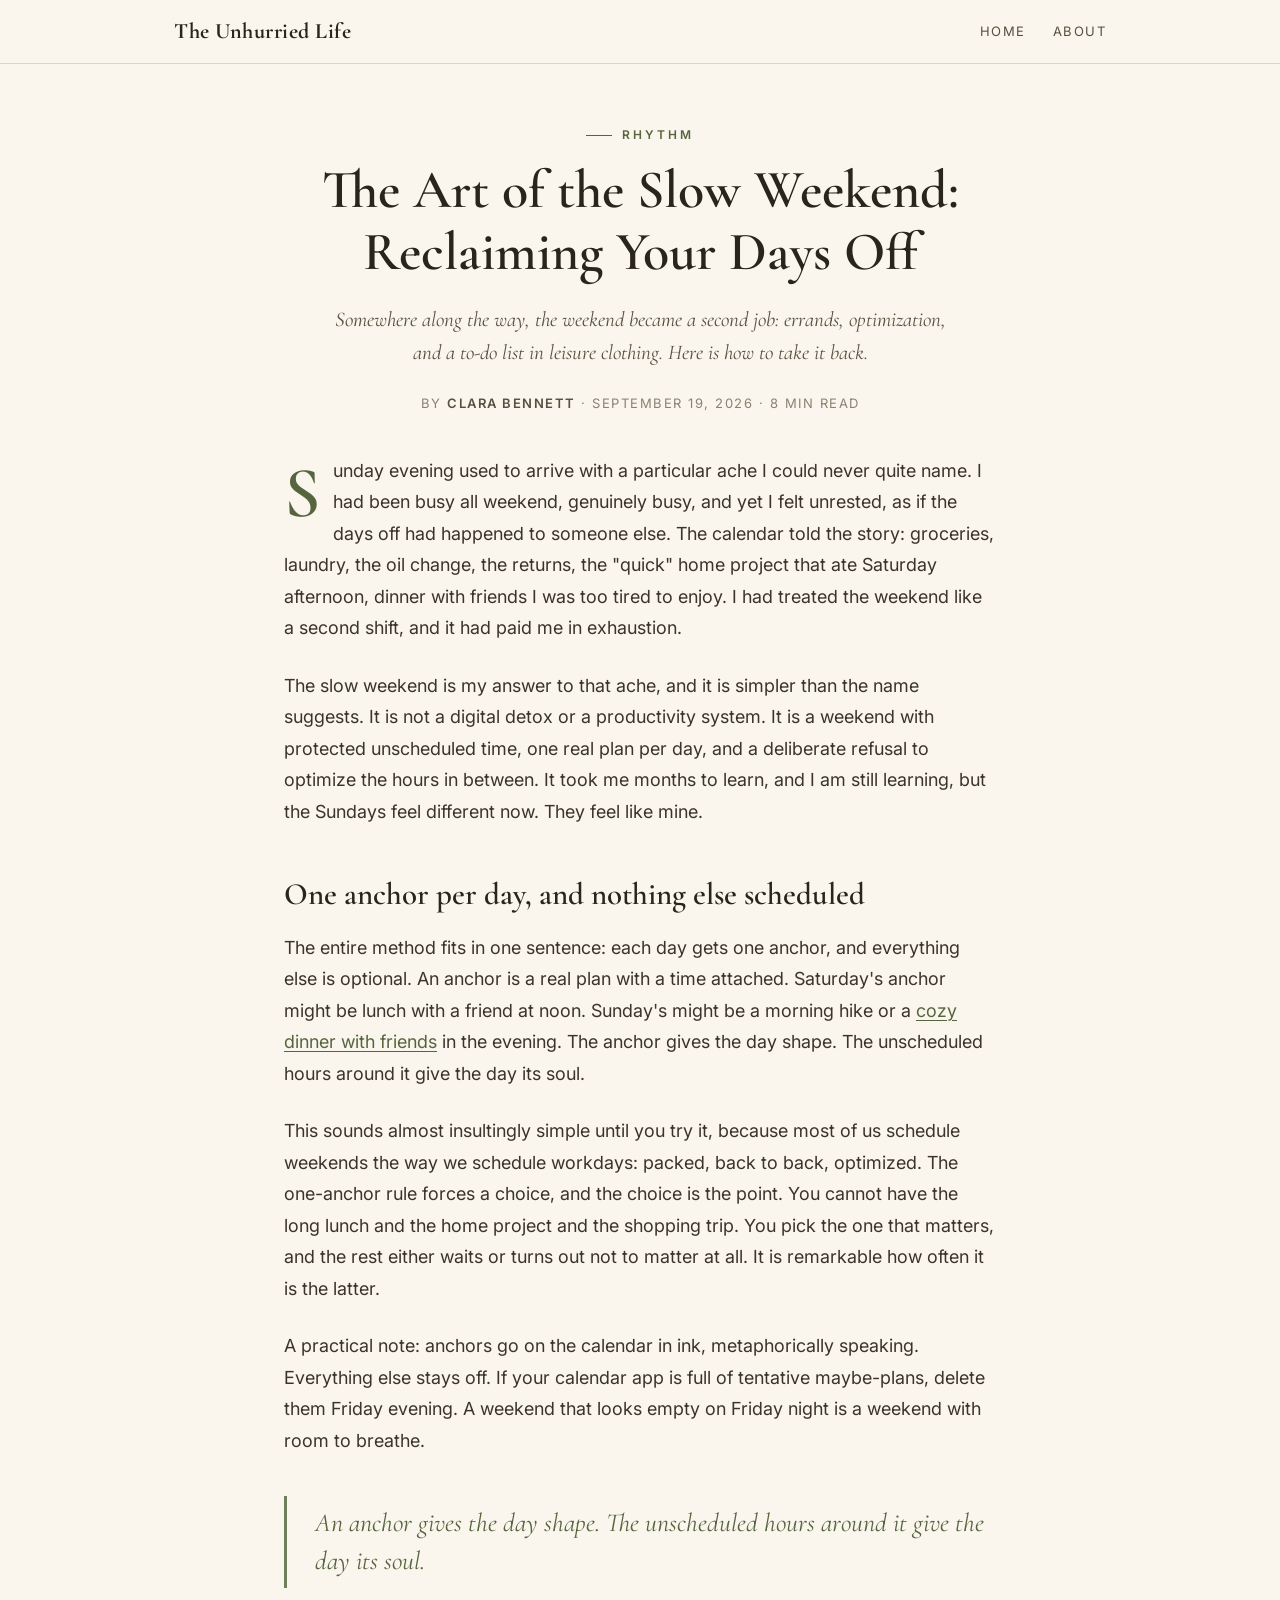
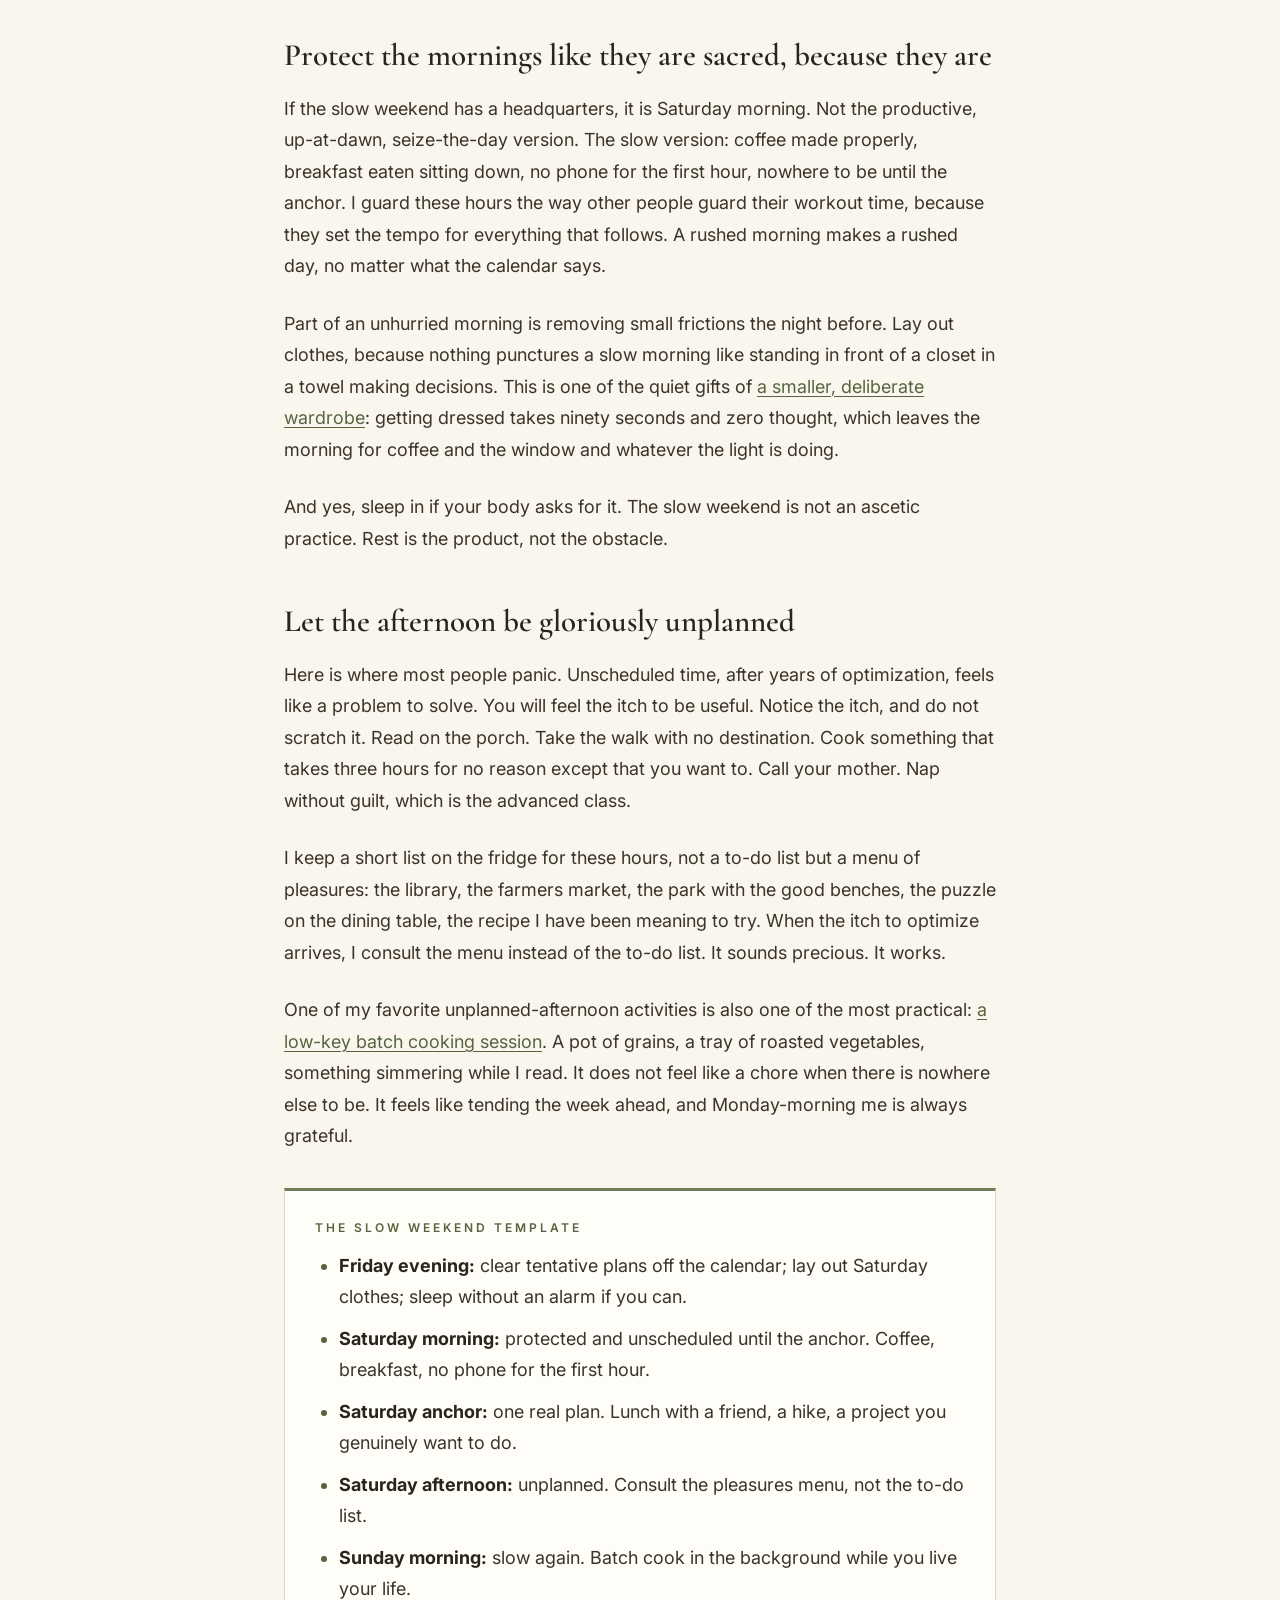
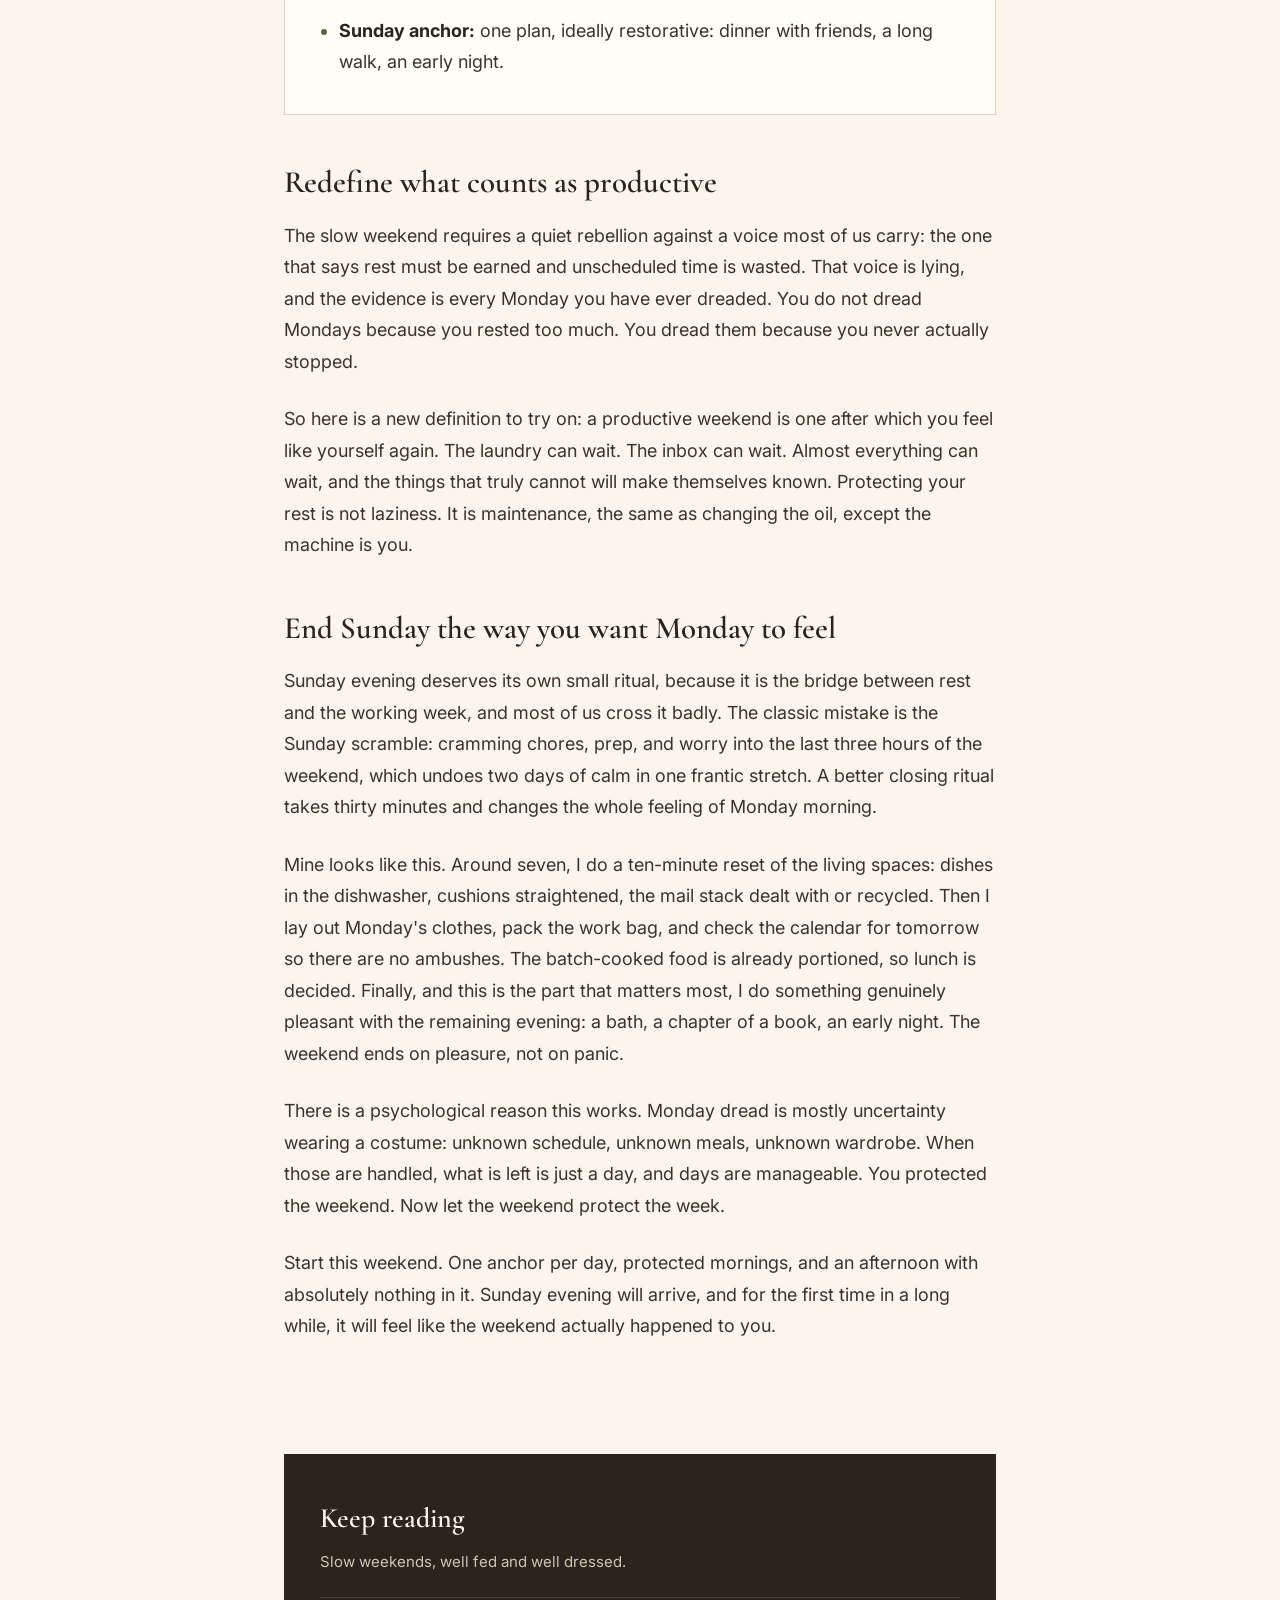
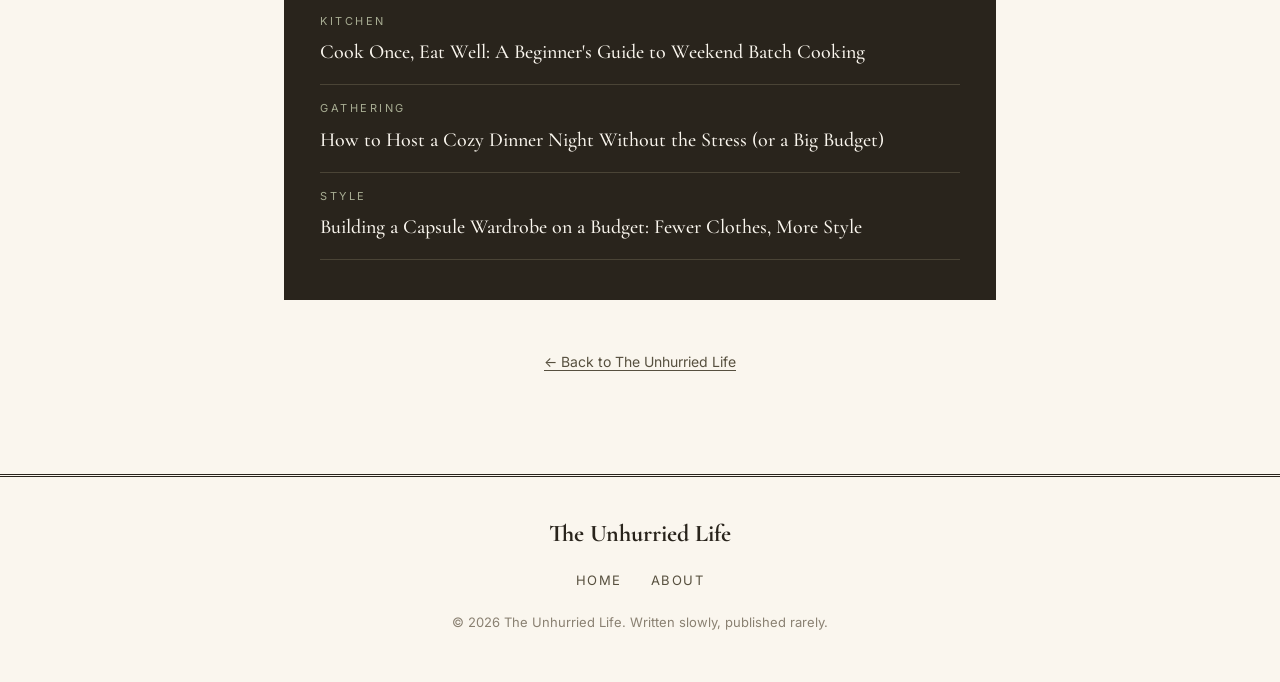
<file: posts/the-art-of-the-slow-weekend.html>
<!DOCTYPE html>
<html lang="en">
<head>
<meta charset="UTF-8">
<meta name="viewport" content="width=device-width, initial-scale=1.0">
<title>The Art of the Slow Weekend: Reclaiming Your Days Off | The Unhurried Life</title>
<meta name="description" content="Reclaim your weekends from errands and optimization: one anchor plan per day, protected mornings, batch cooking, and the lost art of doing nothing well.">
<meta property="og:type" content="article">
<meta property="og:title" content="The Art of the Slow Weekend: Reclaiming Your Days Off">
<meta property="og:description" content="Somewhere along the way the weekend became a second job. Here is how to take it back, one unhurried Saturday at a time.">
<meta property="og:url" content="https://the-unhurried-life.tiiny.site/posts/the-art-of-the-slow-weekend.html">
<link rel="stylesheet" href="../styles.css">
</head>
<body>

<div class="topbar">
  <div class="topbar-inner">
    <a class="brand-mini" href="../index.html">The Unhurried Life</a>
    <nav class="navlinks">
      <a href="../index.html">Home</a>
      <a href="../about.html">About</a>
    </nav>
  </div>
</div>

<main>
  <article>
    <div class="wrap">
      <header class="article-head">
        <div class="kicker">Rhythm</div>
        <h1>The Art of the Slow Weekend: Reclaiming Your Days Off</h1>
        <p class="standfirst">Somewhere along the way, the weekend became a second job: errands, optimization, and a to-do list in leisure clothing. Here is how to take it back.</p>
        <p class="byline">By <strong>Clara Bennett</strong> &middot; <time datetime="2026-09-19">September 19, 2026</time> &middot; 8 min read</p>
      </header>

      <div class="prose">
        <p class="lead">Sunday evening used to arrive with a particular ache I could never quite name. I had been busy all weekend, genuinely busy, and yet I felt unrested, as if the days off had happened to someone else. The calendar told the story: groceries, laundry, the oil change, the returns, the "quick" home project that ate Saturday afternoon, dinner with friends I was too tired to enjoy. I had treated the weekend like a second shift, and it had paid me in exhaustion.</p>

        <p>The slow weekend is my answer to that ache, and it is simpler than the name suggests. It is not a digital detox or a productivity system. It is a weekend with protected unscheduled time, one real plan per day, and a deliberate refusal to optimize the hours in between. It took me months to learn, and I am still learning, but the Sundays feel different now. They feel like mine.</p>

        <h2>One anchor per day, and nothing else scheduled</h2>
        <p>The entire method fits in one sentence: each day gets one anchor, and everything else is optional. An anchor is a real plan with a time attached. Saturday's anchor might be lunch with a friend at noon. Sunday's might be a morning hike or a <a href="cozy-dinner-night-without-stress.html">cozy dinner with friends</a> in the evening. The anchor gives the day shape. The unscheduled hours around it give the day its soul.</p>
        <p>This sounds almost insultingly simple until you try it, because most of us schedule weekends the way we schedule workdays: packed, back to back, optimized. The one-anchor rule forces a choice, and the choice is the point. You cannot have the long lunch and the home project and the shopping trip. You pick the one that matters, and the rest either waits or turns out not to matter at all. It is remarkable how often it is the latter.</p>
        <p>A practical note: anchors go on the calendar in ink, metaphorically speaking. Everything else stays off. If your calendar app is full of tentative maybe-plans, delete them Friday evening. A weekend that looks empty on Friday night is a weekend with room to breathe.</p>

        <div class="pullquote">An anchor gives the day shape. The unscheduled hours around it give the day its soul.</div>

        <h2>Protect the mornings like they are sacred, because they are</h2>
        <p>If the slow weekend has a headquarters, it is Saturday morning. Not the productive, up-at-dawn, seize-the-day version. The slow version: coffee made properly, breakfast eaten sitting down, no phone for the first hour, nowhere to be until the anchor. I guard these hours the way other people guard their workout time, because they set the tempo for everything that follows. A rushed morning makes a rushed day, no matter what the calendar says.</p>
        <p>Part of an unhurried morning is removing small frictions the night before. Lay out clothes, because nothing punctures a slow morning like standing in front of a closet in a towel making decisions. This is one of the quiet gifts of <a href="capsule-wardrobe-on-a-budget.html">a smaller, deliberate wardrobe</a>: getting dressed takes ninety seconds and zero thought, which leaves the morning for coffee and the window and whatever the light is doing.</p>
        <p>And yes, sleep in if your body asks for it. The slow weekend is not an ascetic practice. Rest is the product, not the obstacle.</p>

        <h2>Let the afternoon be gloriously unplanned</h2>
        <p>Here is where most people panic. Unscheduled time, after years of optimization, feels like a problem to solve. You will feel the itch to be useful. Notice the itch, and do not scratch it. Read on the porch. Take the walk with no destination. Cook something that takes three hours for no reason except that you want to. Call your mother. Nap without guilt, which is the advanced class.</p>
        <p>I keep a short list on the fridge for these hours, not a to-do list but a menu of pleasures: the library, the farmers market, the park with the good benches, the puzzle on the dining table, the recipe I have been meaning to try. When the itch to optimize arrives, I consult the menu instead of the to-do list. It sounds precious. It works.</p>
        <p>One of my favorite unplanned-afternoon activities is also one of the most practical: <a href="weekend-batch-cooking-for-beginners.html">a low-key batch cooking session</a>. A pot of grains, a tray of roasted vegetables, something simmering while I read. It does not feel like a chore when there is nowhere else to be. It feels like tending the week ahead, and Monday-morning me is always grateful.</p>

        <div class="note-box">
          <h4>The slow weekend template</h4>
          <ul>
            <li><strong>Friday evening:</strong> clear tentative plans off the calendar; lay out Saturday clothes; sleep without an alarm if you can.</li>
            <li><strong>Saturday morning:</strong> protected and unscheduled until the anchor. Coffee, breakfast, no phone for the first hour.</li>
            <li><strong>Saturday anchor:</strong> one real plan. Lunch with a friend, a hike, a project you genuinely want to do.</li>
            <li><strong>Saturday afternoon:</strong> unplanned. Consult the pleasures menu, not the to-do list.</li>
            <li><strong>Sunday morning:</strong> slow again. Batch cook in the background while you live your life.</li>
            <li><strong>Sunday anchor:</strong> one plan, ideally restorative: dinner with friends, a long walk, an early night.</li>
          </ul>
        </div>

        <h2>Redefine what counts as productive</h2>
        <p>The slow weekend requires a quiet rebellion against a voice most of us carry: the one that says rest must be earned and unscheduled time is wasted. That voice is lying, and the evidence is every Monday you have ever dreaded. You do not dread Mondays because you rested too much. You dread them because you never actually stopped.</p>
        <p>So here is a new definition to try on: a productive weekend is one after which you feel like yourself again. The laundry can wait. The inbox can wait. Almost everything can wait, and the things that truly cannot will make themselves known. Protecting your rest is not laziness. It is maintenance, the same as changing the oil, except the machine is you.</p>

        <h2>End Sunday the way you want Monday to feel</h2>
        <p>Sunday evening deserves its own small ritual, because it is the bridge between rest and the working week, and most of us cross it badly. The classic mistake is the Sunday scramble: cramming chores, prep, and worry into the last three hours of the weekend, which undoes two days of calm in one frantic stretch. A better closing ritual takes thirty minutes and changes the whole feeling of Monday morning.</p>
        <p>Mine looks like this. Around seven, I do a ten-minute reset of the living spaces: dishes in the dishwasher, cushions straightened, the mail stack dealt with or recycled. Then I lay out Monday's clothes, pack the work bag, and check the calendar for tomorrow so there are no ambushes. The batch-cooked food is already portioned, so lunch is decided. Finally, and this is the part that matters most, I do something genuinely pleasant with the remaining evening: a bath, a chapter of a book, an early night. The weekend ends on pleasure, not on panic.</p>
        <p>There is a psychological reason this works. Monday dread is mostly uncertainty wearing a costume: unknown schedule, unknown meals, unknown wardrobe. When those are handled, what is left is just a day, and days are manageable. You protected the weekend. Now let the weekend protect the week.</p>
        <p>Start this weekend. One anchor per day, protected mornings, and an afternoon with absolutely nothing in it. Sunday evening will arrive, and for the first time in a long while, it will feel like the weekend actually happened to you.</p>
      </div>

      <div class="keep-reading">
        <h2>Keep reading</h2>
        <p class="kr-sub">Slow weekends, well fed and well dressed.</p>
        <ul>
          <li>
            <span class="kr-cat">Kitchen</span>
            <a href="weekend-batch-cooking-for-beginners.html">Cook Once, Eat Well: A Beginner's Guide to Weekend Batch Cooking</a>
          </li>
          <li>
            <span class="kr-cat">Gathering</span>
            <a href="cozy-dinner-night-without-stress.html">How to Host a Cozy Dinner Night Without the Stress (or a Big Budget)</a>
          </li>
          <li>
            <span class="kr-cat">Style</span>
            <a href="capsule-wardrobe-on-a-budget.html">Building a Capsule Wardrobe on a Budget: Fewer Clothes, More Style</a>
          </li>
        </ul>
      </div>

      <p class="article-foot"><a href="../index.html">&larr; Back to The Unhurried Life</a></p>
    </div>
  </article>
</main>

<footer>
  <div class="f-title">The Unhurried Life</div>
  <nav>
    <a href="../index.html">Home</a>
    <a href="../about.html">About</a>
  </nav>
  <p class="small">&copy; 2026 The Unhurried Life. Written slowly, published rarely.</p>
</footer>

</body>
</html>
</file>
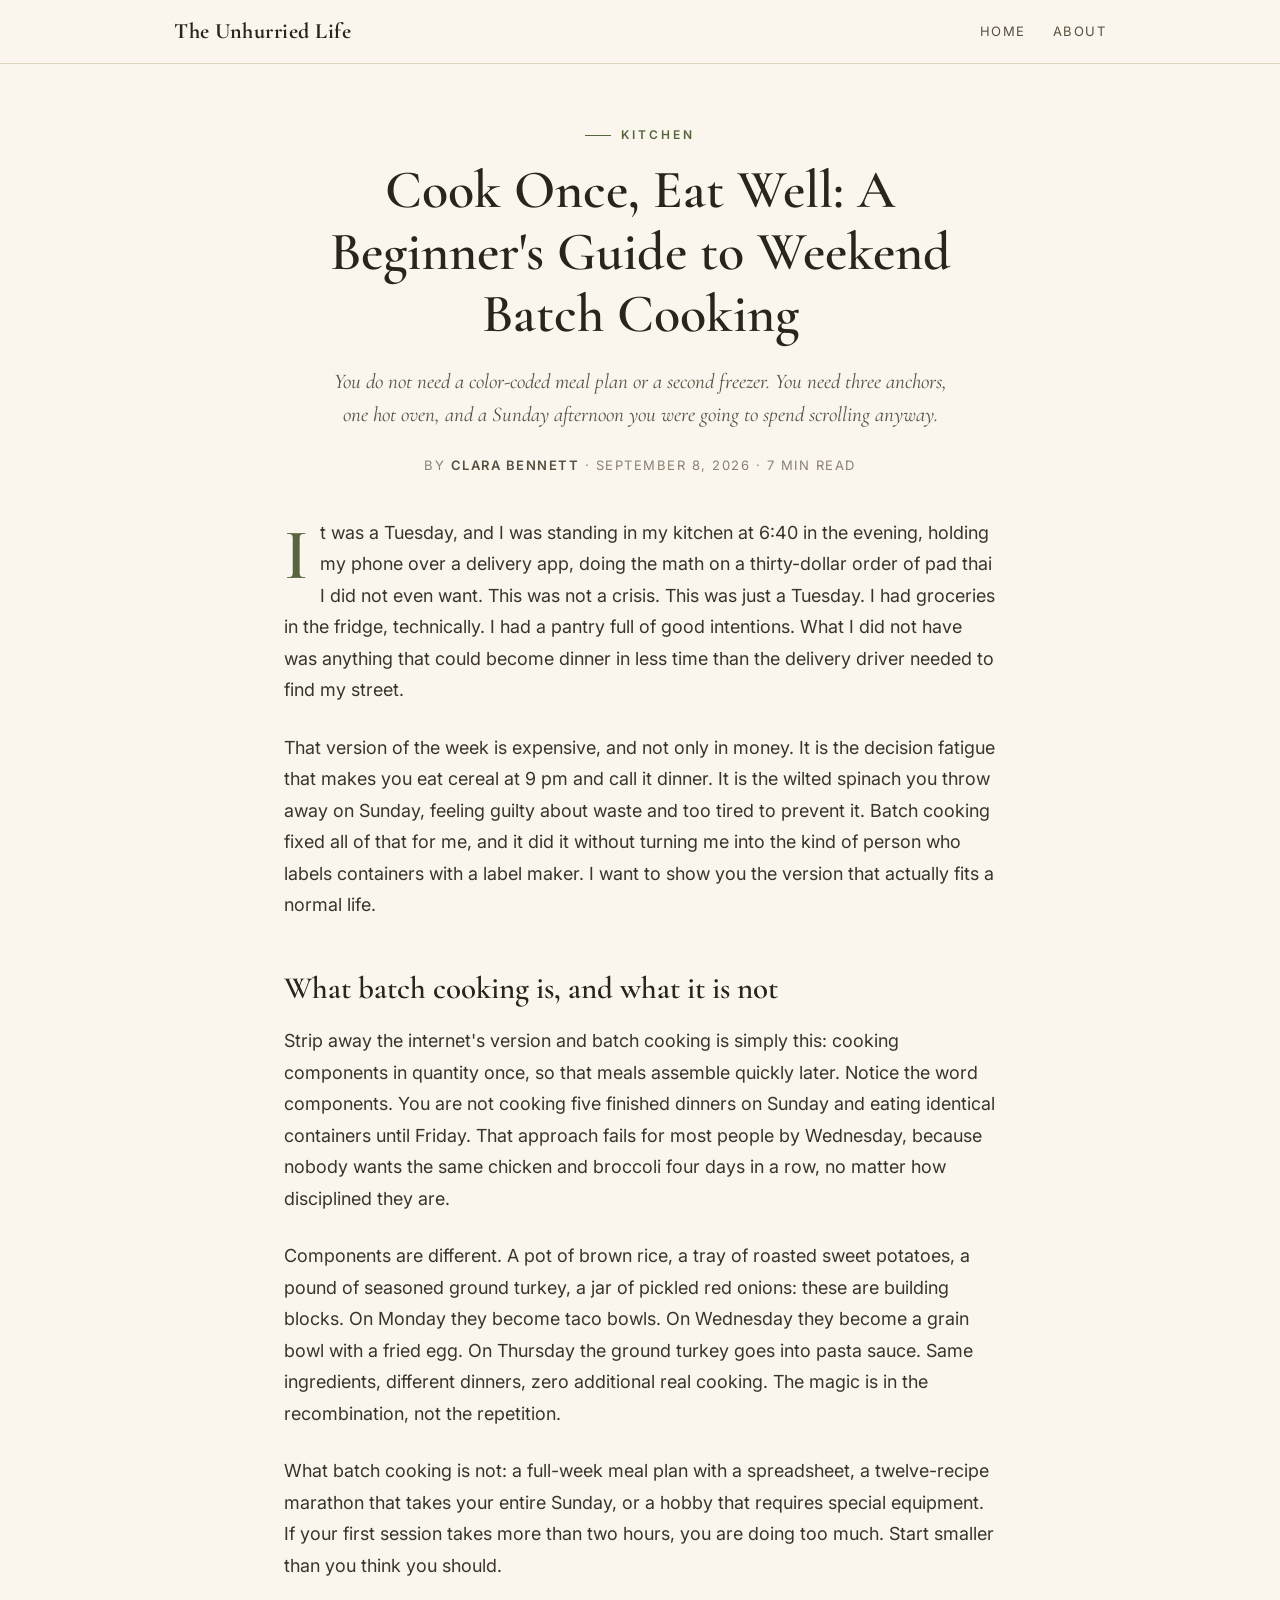
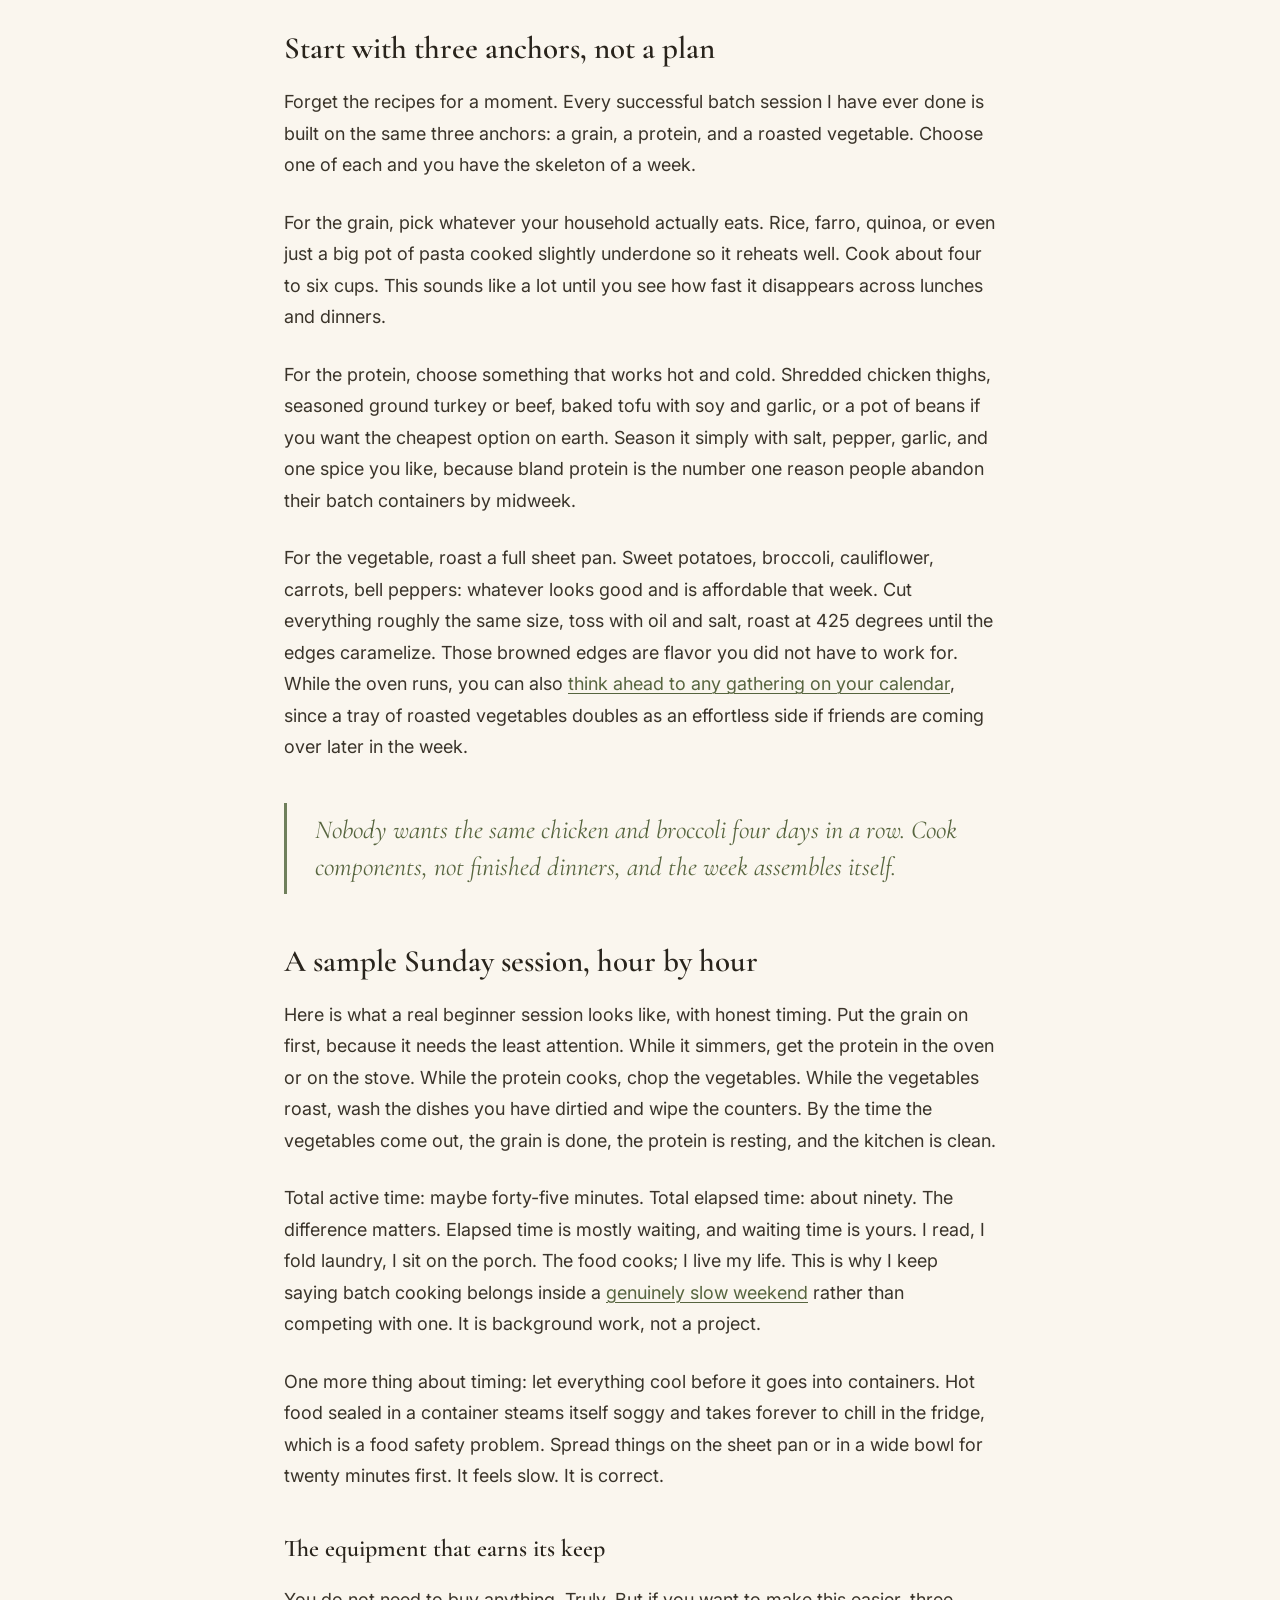
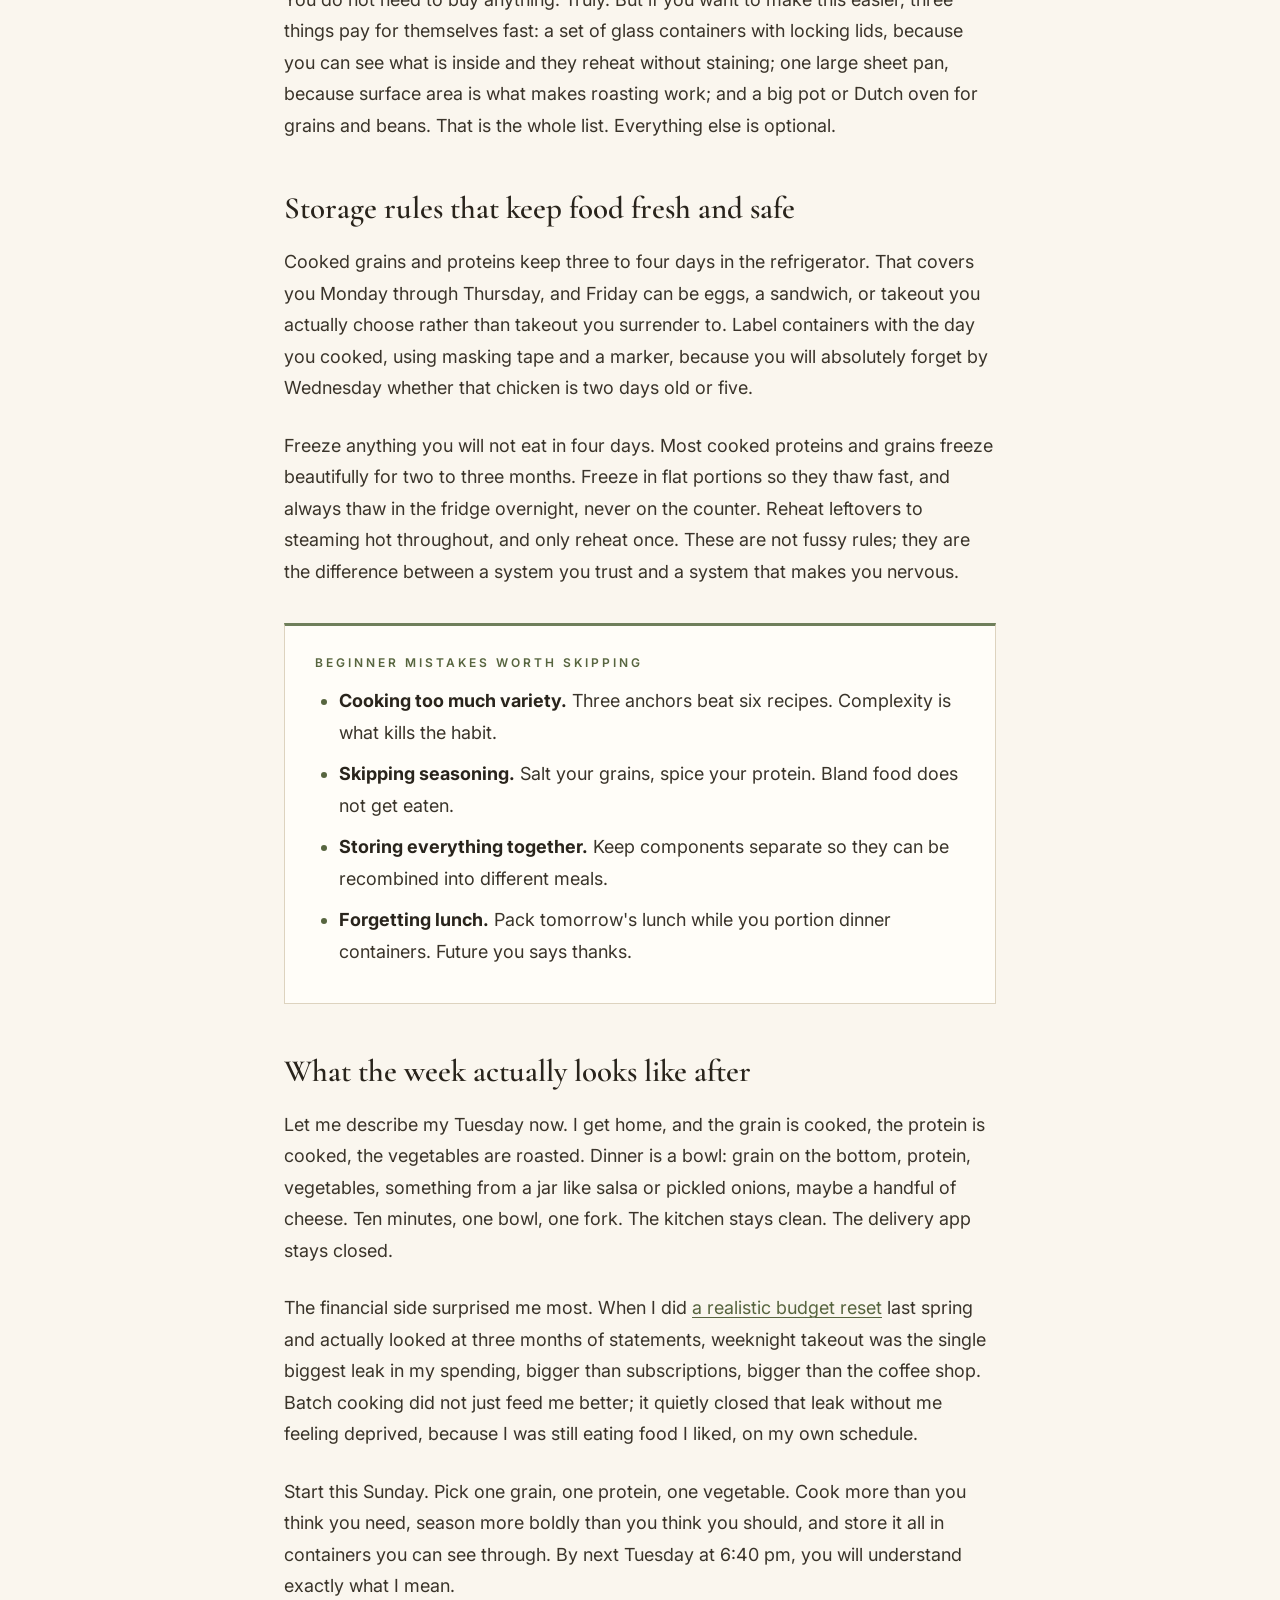
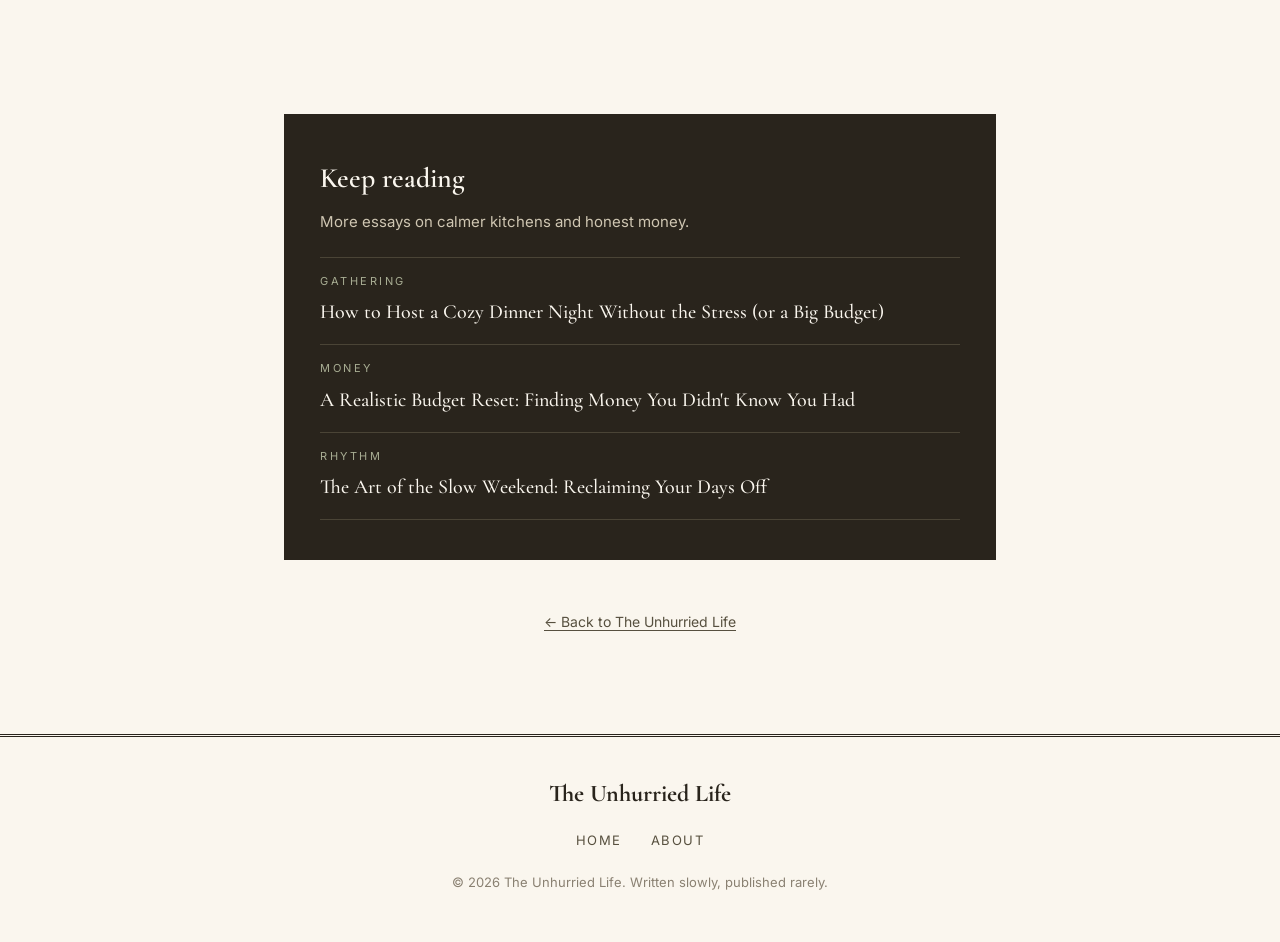
<file: posts/weekend-batch-cooking-for-beginners.html>
<!DOCTYPE html>
<html lang="en">
<head>
<meta charset="UTF-8">
<meta name="viewport" content="width=device-width, initial-scale=1.0">
<title>Cook Once, Eat Well: A Beginner's Guide to Weekend Batch Cooking | The Unhurried Life</title>
<meta name="description" content="Batch cooking for beginners: a realistic weekend system of grains, proteins, and roasted vegetables that makes weeknight dinners easy without a full meal plan.">
<meta property="og:type" content="article">
<meta property="og:title" content="Cook Once, Eat Well: A Beginner's Guide to Weekend Batch Cooking">
<meta property="og:description" content="A realistic weekend cooking system for beginners: three anchors, one sheet pan, and dinners that assemble themselves all week.">
<meta property="og:url" content="https://the-unhurried-life.tiiny.site/posts/weekend-batch-cooking-for-beginners.html">
<link rel="stylesheet" href="../styles.css">
</head>
<body>

<div class="topbar">
  <div class="topbar-inner">
    <a class="brand-mini" href="../index.html">The Unhurried Life</a>
    <nav class="navlinks">
      <a href="../index.html">Home</a>
      <a href="../about.html">About</a>
    </nav>
  </div>
</div>

<main>
  <article>
    <div class="wrap">
      <header class="article-head">
        <div class="kicker">Kitchen</div>
        <h1>Cook Once, Eat Well: A Beginner's Guide to Weekend Batch Cooking</h1>
        <p class="standfirst">You do not need a color-coded meal plan or a second freezer. You need three anchors, one hot oven, and a Sunday afternoon you were going to spend scrolling anyway.</p>
        <p class="byline">By <strong>Clara Bennett</strong> &middot; <time datetime="2026-09-08">September 8, 2026</time> &middot; 7 min read</p>
      </header>

      <div class="prose">
        <p class="lead">It was a Tuesday, and I was standing in my kitchen at 6:40 in the evening, holding my phone over a delivery app, doing the math on a thirty-dollar order of pad thai I did not even want. This was not a crisis. This was just a Tuesday. I had groceries in the fridge, technically. I had a pantry full of good intentions. What I did not have was anything that could become dinner in less time than the delivery driver needed to find my street.</p>

        <p>That version of the week is expensive, and not only in money. It is the decision fatigue that makes you eat cereal at 9 pm and call it dinner. It is the wilted spinach you throw away on Sunday, feeling guilty about waste and too tired to prevent it. Batch cooking fixed all of that for me, and it did it without turning me into the kind of person who labels containers with a label maker. I want to show you the version that actually fits a normal life.</p>

        <h2>What batch cooking is, and what it is not</h2>
        <p>Strip away the internet's version and batch cooking is simply this: cooking components in quantity once, so that meals assemble quickly later. Notice the word components. You are not cooking five finished dinners on Sunday and eating identical containers until Friday. That approach fails for most people by Wednesday, because nobody wants the same chicken and broccoli four days in a row, no matter how disciplined they are.</p>
        <p>Components are different. A pot of brown rice, a tray of roasted sweet potatoes, a pound of seasoned ground turkey, a jar of pickled red onions: these are building blocks. On Monday they become taco bowls. On Wednesday they become a grain bowl with a fried egg. On Thursday the ground turkey goes into pasta sauce. Same ingredients, different dinners, zero additional real cooking. The magic is in the recombination, not the repetition.</p>
        <p>What batch cooking is not: a full-week meal plan with a spreadsheet, a twelve-recipe marathon that takes your entire Sunday, or a hobby that requires special equipment. If your first session takes more than two hours, you are doing too much. Start smaller than you think you should.</p>

        <h2>Start with three anchors, not a plan</h2>
        <p>Forget the recipes for a moment. Every successful batch session I have ever done is built on the same three anchors: a grain, a protein, and a roasted vegetable. Choose one of each and you have the skeleton of a week.</p>
        <p>For the grain, pick whatever your household actually eats. Rice, farro, quinoa, or even just a big pot of pasta cooked slightly underdone so it reheats well. Cook about four to six cups. This sounds like a lot until you see how fast it disappears across lunches and dinners.</p>
        <p>For the protein, choose something that works hot and cold. Shredded chicken thighs, seasoned ground turkey or beef, baked tofu with soy and garlic, or a pot of beans if you want the cheapest option on earth. Season it simply with salt, pepper, garlic, and one spice you like, because bland protein is the number one reason people abandon their batch containers by midweek.</p>
        <p>For the vegetable, roast a full sheet pan. Sweet potatoes, broccoli, cauliflower, carrots, bell peppers: whatever looks good and is affordable that week. Cut everything roughly the same size, toss with oil and salt, roast at 425 degrees until the edges caramelize. Those browned edges are flavor you did not have to work for. While the oven runs, you can also <a href="cozy-dinner-night-without-stress.html">think ahead to any gathering on your calendar</a>, since a tray of roasted vegetables doubles as an effortless side if friends are coming over later in the week.</p>

        <div class="pullquote">Nobody wants the same chicken and broccoli four days in a row. Cook components, not finished dinners, and the week assembles itself.</div>

        <h2>A sample Sunday session, hour by hour</h2>
        <p>Here is what a real beginner session looks like, with honest timing. Put the grain on first, because it needs the least attention. While it simmers, get the protein in the oven or on the stove. While the protein cooks, chop the vegetables. While the vegetables roast, wash the dishes you have dirtied and wipe the counters. By the time the vegetables come out, the grain is done, the protein is resting, and the kitchen is clean.</p>
        <p>Total active time: maybe forty-five minutes. Total elapsed time: about ninety. The difference matters. Elapsed time is mostly waiting, and waiting time is yours. I read, I fold laundry, I sit on the porch. The food cooks; I live my life. This is why I keep saying batch cooking belongs inside a <a href="the-art-of-the-slow-weekend.html">genuinely slow weekend</a> rather than competing with one. It is background work, not a project.</p>
        <p>One more thing about timing: let everything cool before it goes into containers. Hot food sealed in a container steams itself soggy and takes forever to chill in the fridge, which is a food safety problem. Spread things on the sheet pan or in a wide bowl for twenty minutes first. It feels slow. It is correct.</p>

        <h3>The equipment that earns its keep</h3>
        <p>You do not need to buy anything. Truly. But if you want to make this easier, three things pay for themselves fast: a set of glass containers with locking lids, because you can see what is inside and they reheat without staining; one large sheet pan, because surface area is what makes roasting work; and a big pot or Dutch oven for grains and beans. That is the whole list. Everything else is optional.</p>

        <h2>Storage rules that keep food fresh and safe</h2>
        <p>Cooked grains and proteins keep three to four days in the refrigerator. That covers you Monday through Thursday, and Friday can be eggs, a sandwich, or takeout you actually choose rather than takeout you surrender to. Label containers with the day you cooked, using masking tape and a marker, because you will absolutely forget by Wednesday whether that chicken is two days old or five.</p>
        <p>Freeze anything you will not eat in four days. Most cooked proteins and grains freeze beautifully for two to three months. Freeze in flat portions so they thaw fast, and always thaw in the fridge overnight, never on the counter. Reheat leftovers to steaming hot throughout, and only reheat once. These are not fussy rules; they are the difference between a system you trust and a system that makes you nervous.</p>

        <div class="note-box">
          <h4>Beginner mistakes worth skipping</h4>
          <ul>
            <li><strong>Cooking too much variety.</strong> Three anchors beat six recipes. Complexity is what kills the habit.</li>
            <li><strong>Skipping seasoning.</strong> Salt your grains, spice your protein. Bland food does not get eaten.</li>
            <li><strong>Storing everything together.</strong> Keep components separate so they can be recombined into different meals.</li>
            <li><strong>Forgetting lunch.</strong> Pack tomorrow's lunch while you portion dinner containers. Future you says thanks.</li>
          </ul>
        </div>

        <h2>What the week actually looks like after</h2>
        <p>Let me describe my Tuesday now. I get home, and the grain is cooked, the protein is cooked, the vegetables are roasted. Dinner is a bowl: grain on the bottom, protein, vegetables, something from a jar like salsa or pickled onions, maybe a handful of cheese. Ten minutes, one bowl, one fork. The kitchen stays clean. The delivery app stays closed.</p>
        <p>The financial side surprised me most. When I did <a href="realistic-budget-reset.html">a realistic budget reset</a> last spring and actually looked at three months of statements, weeknight takeout was the single biggest leak in my spending, bigger than subscriptions, bigger than the coffee shop. Batch cooking did not just feed me better; it quietly closed that leak without me feeling deprived, because I was still eating food I liked, on my own schedule.</p>
        <p>Start this Sunday. Pick one grain, one protein, one vegetable. Cook more than you think you need, season more boldly than you think you should, and store it all in containers you can see through. By next Tuesday at 6:40 pm, you will understand exactly what I mean.</p>
      </div>

      <div class="keep-reading">
        <h2>Keep reading</h2>
        <p class="kr-sub">More essays on calmer kitchens and honest money.</p>
        <ul>
          <li>
            <span class="kr-cat">Gathering</span>
            <a href="cozy-dinner-night-without-stress.html">How to Host a Cozy Dinner Night Without the Stress (or a Big Budget)</a>
          </li>
          <li>
            <span class="kr-cat">Money</span>
            <a href="realistic-budget-reset.html">A Realistic Budget Reset: Finding Money You Didn't Know You Had</a>
          </li>
          <li>
            <span class="kr-cat">Rhythm</span>
            <a href="the-art-of-the-slow-weekend.html">The Art of the Slow Weekend: Reclaiming Your Days Off</a>
          </li>
        </ul>
      </div>

      <p class="article-foot"><a href="../index.html">&larr; Back to The Unhurried Life</a></p>
    </div>
  </article>
</main>

<footer>
  <div class="f-title">The Unhurried Life</div>
  <nav>
    <a href="../index.html">Home</a>
    <a href="../about.html">About</a>
  </nav>
  <p class="small">&copy; 2026 The Unhurried Life. Written slowly, published rarely.</p>
</footer>

</body>
</html>
</file>
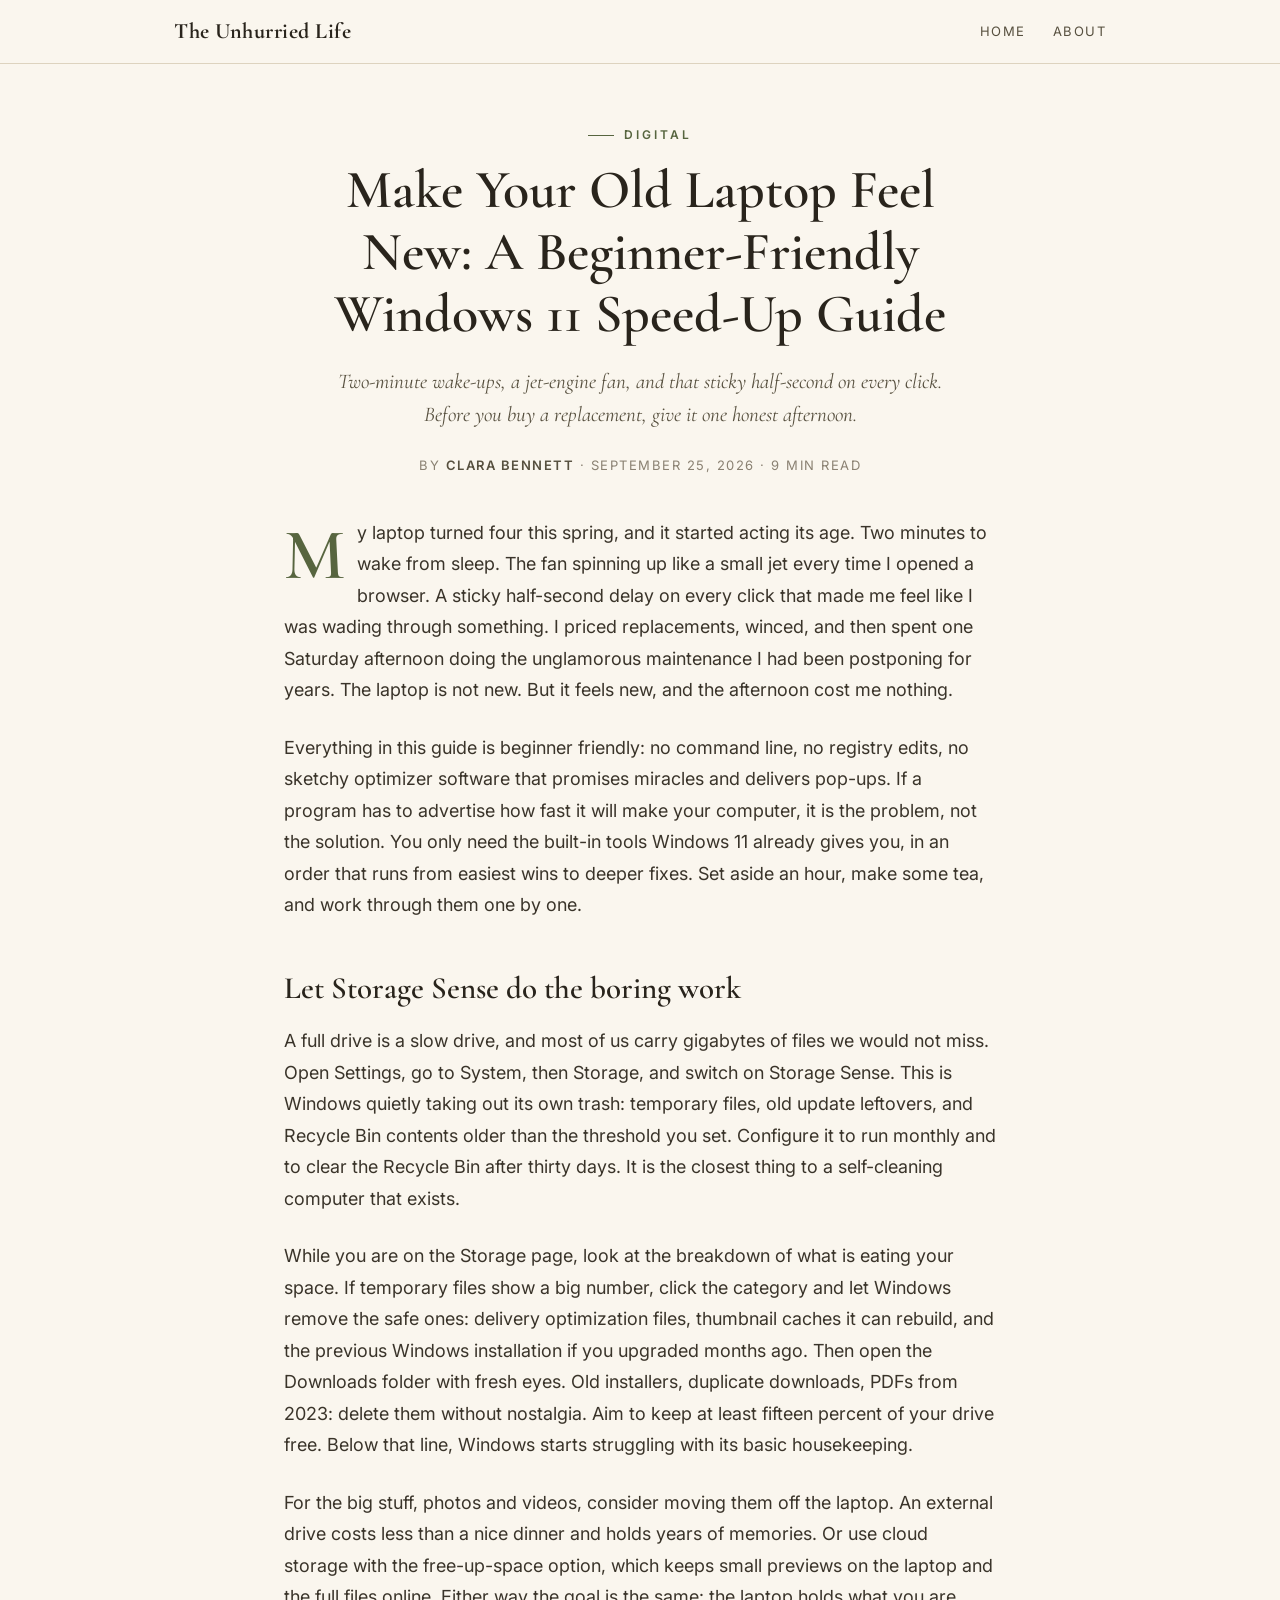
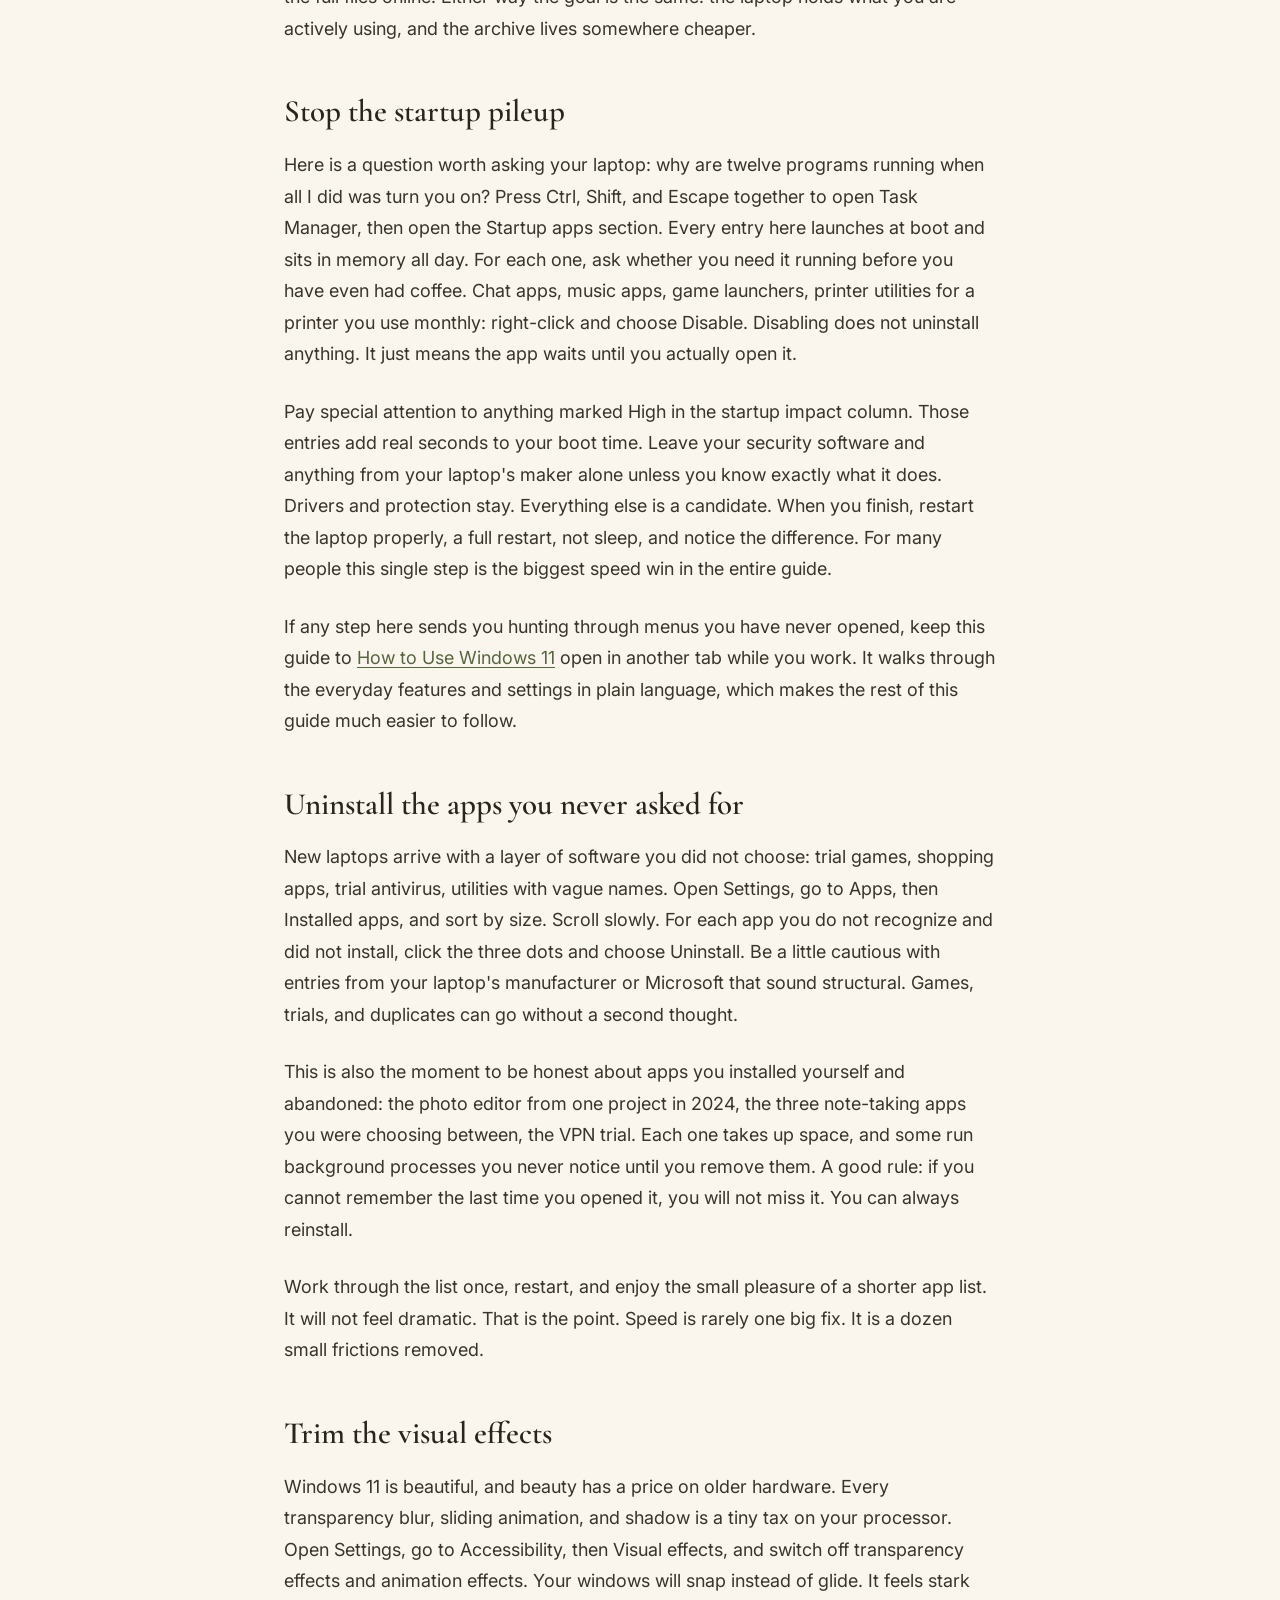
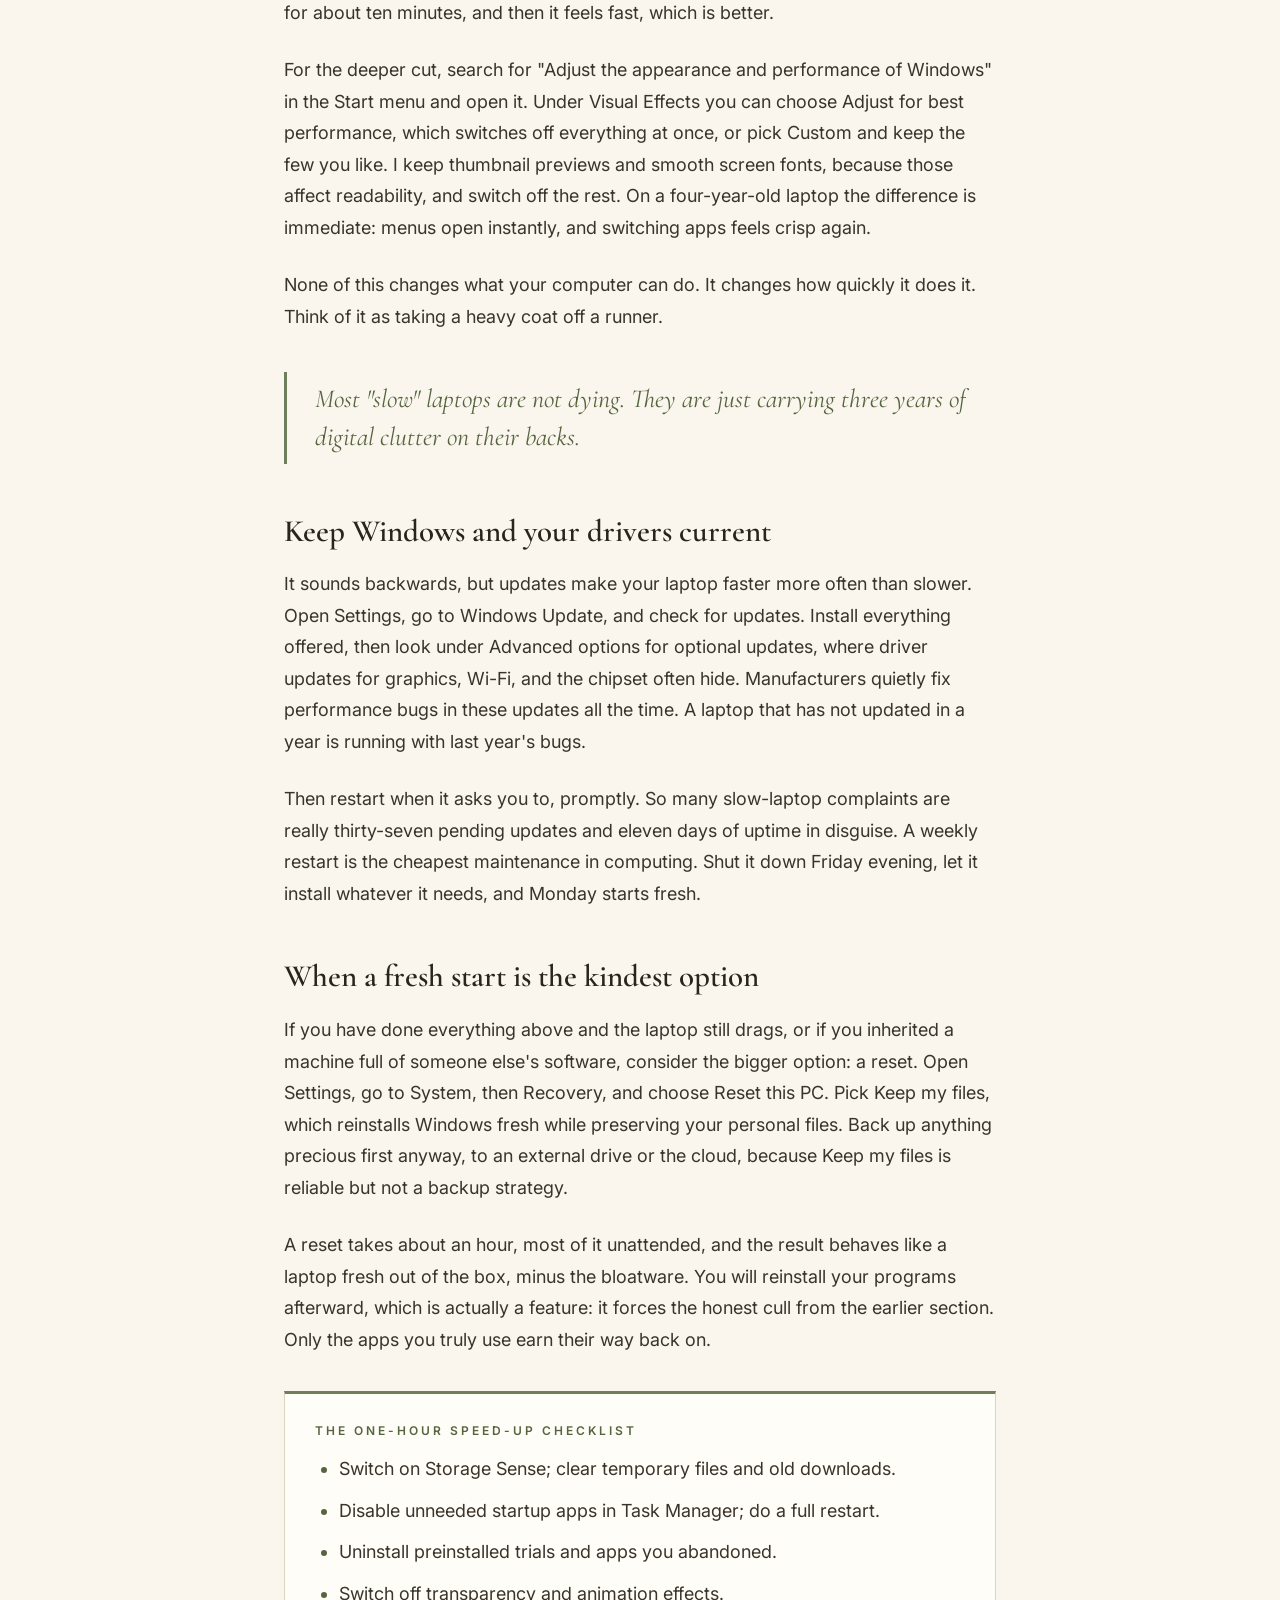
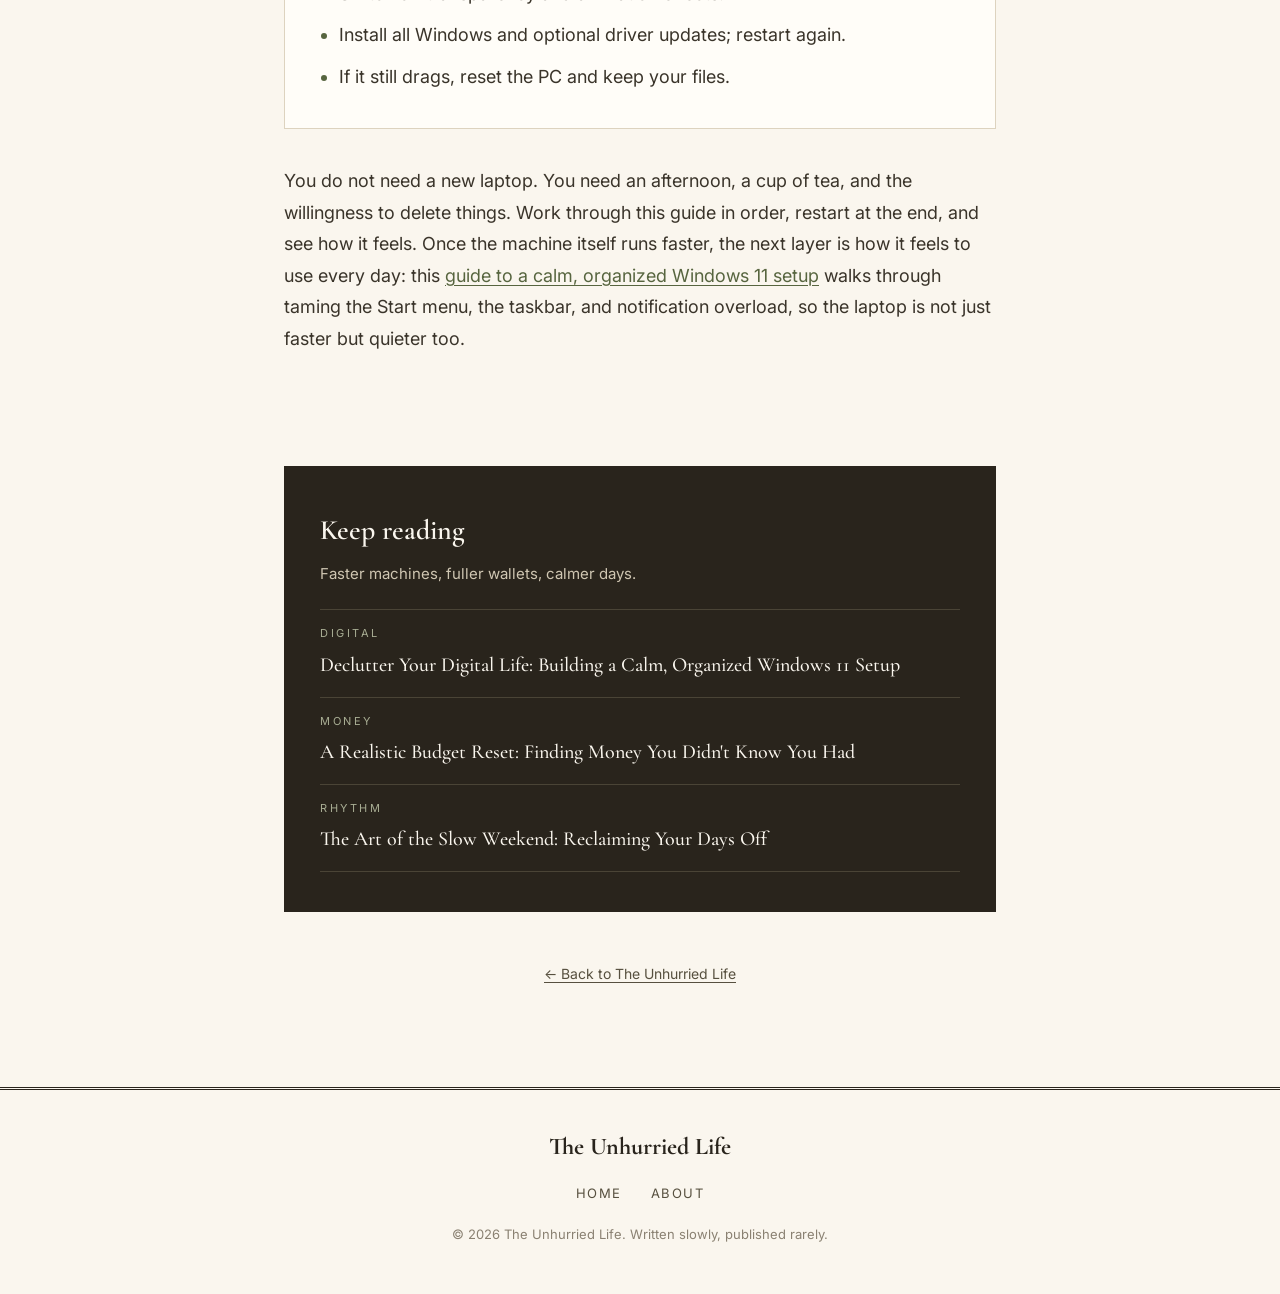
<file: posts/windows-11-speed-up-guide-for-beginners.html>
<!DOCTYPE html>
<html lang="en">
<head>
<meta charset="UTF-8">
<meta name="viewport" content="width=device-width, initial-scale=1.0">
<title>Make Your Old Laptop Feel New: A Beginner-Friendly Windows 11 Speed-Up Guide | The Unhurried Life</title>
<meta name="description" content="No new laptop needed: free up storage with Storage Sense, stop the startup pileup, remove bloatware, trim visual effects, and update drivers to make Windows 11 fast again.">
<meta property="og:type" content="article">
<meta property="og:title" content="Make Your Old Laptop Feel New: A Beginner-Friendly Windows 11 Speed-Up Guide">
<meta property="og:description" content="An hour of unglamorous maintenance beats a thousand-dollar replacement. Here is the whole routine, step by step.">
<meta property="og:url" content="https://the-unhurried-life.tiiny.site/posts/windows-11-speed-up-guide-for-beginners.html">
<link rel="stylesheet" href="../styles.css">
</head>
<body>

<div class="topbar">
  <div class="topbar-inner">
    <a class="brand-mini" href="../index.html">The Unhurried Life</a>
    <nav class="navlinks">
      <a href="../index.html">Home</a>
      <a href="../about.html">About</a>
    </nav>
  </div>
</div>

<main>
  <article>
    <div class="wrap">
      <header class="article-head">
        <div class="kicker">Digital</div>
        <h1>Make Your Old Laptop Feel New: A Beginner-Friendly Windows 11 Speed-Up Guide</h1>
        <p class="standfirst">Two-minute wake-ups, a jet-engine fan, and that sticky half-second on every click. Before you buy a replacement, give it one honest afternoon.</p>
        <p class="byline">By <strong>Clara Bennett</strong> &middot; <time datetime="2026-09-25">September 25, 2026</time> &middot; 9 min read</p>
      </header>

      <div class="prose">
        <p class="lead">My laptop turned four this spring, and it started acting its age. Two minutes to wake from sleep. The fan spinning up like a small jet every time I opened a browser. A sticky half-second delay on every click that made me feel like I was wading through something. I priced replacements, winced, and then spent one Saturday afternoon doing the unglamorous maintenance I had been postponing for years. The laptop is not new. But it feels new, and the afternoon cost me nothing.</p>

        <p>Everything in this guide is beginner friendly: no command line, no registry edits, no sketchy optimizer software that promises miracles and delivers pop-ups. If a program has to advertise how fast it will make your computer, it is the problem, not the solution. You only need the built-in tools Windows 11 already gives you, in an order that runs from easiest wins to deeper fixes. Set aside an hour, make some tea, and work through them one by one.</p>

        <h2>Let Storage Sense do the boring work</h2>
        <p>A full drive is a slow drive, and most of us carry gigabytes of files we would not miss. Open Settings, go to System, then Storage, and switch on Storage Sense. This is Windows quietly taking out its own trash: temporary files, old update leftovers, and Recycle Bin contents older than the threshold you set. Configure it to run monthly and to clear the Recycle Bin after thirty days. It is the closest thing to a self-cleaning computer that exists.</p>
        <p>While you are on the Storage page, look at the breakdown of what is eating your space. If temporary files show a big number, click the category and let Windows remove the safe ones: delivery optimization files, thumbnail caches it can rebuild, and the previous Windows installation if you upgraded months ago. Then open the Downloads folder with fresh eyes. Old installers, duplicate downloads, PDFs from 2023: delete them without nostalgia. Aim to keep at least fifteen percent of your drive free. Below that line, Windows starts struggling with its basic housekeeping.</p>
        <p>For the big stuff, photos and videos, consider moving them off the laptop. An external drive costs less than a nice dinner and holds years of memories. Or use cloud storage with the free-up-space option, which keeps small previews on the laptop and the full files online. Either way the goal is the same: the laptop holds what you are actively using, and the archive lives somewhere cheaper.</p>

        <h2>Stop the startup pileup</h2>
        <p>Here is a question worth asking your laptop: why are twelve programs running when all I did was turn you on? Press Ctrl, Shift, and Escape together to open Task Manager, then open the Startup apps section. Every entry here launches at boot and sits in memory all day. For each one, ask whether you need it running before you have even had coffee. Chat apps, music apps, game launchers, printer utilities for a printer you use monthly: right-click and choose Disable. Disabling does not uninstall anything. It just means the app waits until you actually open it.</p>
        <p>Pay special attention to anything marked High in the startup impact column. Those entries add real seconds to your boot time. Leave your security software and anything from your laptop's maker alone unless you know exactly what it does. Drivers and protection stay. Everything else is a candidate. When you finish, restart the laptop properly, a full restart, not sleep, and notice the difference. For many people this single step is the biggest speed win in the entire guide.</p>
        <p>If any step here sends you hunting through menus you have never opened, keep this guide to <a href="https://elevendecoded.com/">How to Use Windows 11</a> open in another tab while you work. It walks through the everyday features and settings in plain language, which makes the rest of this guide much easier to follow.</p>

        <h2>Uninstall the apps you never asked for</h2>
        <p>New laptops arrive with a layer of software you did not choose: trial games, shopping apps, trial antivirus, utilities with vague names. Open Settings, go to Apps, then Installed apps, and sort by size. Scroll slowly. For each app you do not recognize and did not install, click the three dots and choose Uninstall. Be a little cautious with entries from your laptop's manufacturer or Microsoft that sound structural. Games, trials, and duplicates can go without a second thought.</p>
        <p>This is also the moment to be honest about apps you installed yourself and abandoned: the photo editor from one project in 2024, the three note-taking apps you were choosing between, the VPN trial. Each one takes up space, and some run background processes you never notice until you remove them. A good rule: if you cannot remember the last time you opened it, you will not miss it. You can always reinstall.</p>
        <p>Work through the list once, restart, and enjoy the small pleasure of a shorter app list. It will not feel dramatic. That is the point. Speed is rarely one big fix. It is a dozen small frictions removed.</p>

        <h2>Trim the visual effects</h2>
        <p>Windows 11 is beautiful, and beauty has a price on older hardware. Every transparency blur, sliding animation, and shadow is a tiny tax on your processor. Open Settings, go to Accessibility, then Visual effects, and switch off transparency effects and animation effects. Your windows will snap instead of glide. It feels stark for about ten minutes, and then it feels fast, which is better.</p>
        <p>For the deeper cut, search for "Adjust the appearance and performance of Windows" in the Start menu and open it. Under Visual Effects you can choose Adjust for best performance, which switches off everything at once, or pick Custom and keep the few you like. I keep thumbnail previews and smooth screen fonts, because those affect readability, and switch off the rest. On a four-year-old laptop the difference is immediate: menus open instantly, and switching apps feels crisp again.</p>
        <p>None of this changes what your computer can do. It changes how quickly it does it. Think of it as taking a heavy coat off a runner.</p>

        <div class="pullquote">Most "slow" laptops are not dying. They are just carrying three years of digital clutter on their backs.</div>

        <h2>Keep Windows and your drivers current</h2>
        <p>It sounds backwards, but updates make your laptop faster more often than slower. Open Settings, go to Windows Update, and check for updates. Install everything offered, then look under Advanced options for optional updates, where driver updates for graphics, Wi-Fi, and the chipset often hide. Manufacturers quietly fix performance bugs in these updates all the time. A laptop that has not updated in a year is running with last year's bugs.</p>
        <p>Then restart when it asks you to, promptly. So many slow-laptop complaints are really thirty-seven pending updates and eleven days of uptime in disguise. A weekly restart is the cheapest maintenance in computing. Shut it down Friday evening, let it install whatever it needs, and Monday starts fresh.</p>

        <h2>When a fresh start is the kindest option</h2>
        <p>If you have done everything above and the laptop still drags, or if you inherited a machine full of someone else's software, consider the bigger option: a reset. Open Settings, go to System, then Recovery, and choose Reset this PC. Pick Keep my files, which reinstalls Windows fresh while preserving your personal files. Back up anything precious first anyway, to an external drive or the cloud, because Keep my files is reliable but not a backup strategy.</p>
        <p>A reset takes about an hour, most of it unattended, and the result behaves like a laptop fresh out of the box, minus the bloatware. You will reinstall your programs afterward, which is actually a feature: it forces the honest cull from the earlier section. Only the apps you truly use earn their way back on.</p>

        <div class="note-box">
          <h4>The one-hour speed-up checklist</h4>
          <ul>
            <li>Switch on Storage Sense; clear temporary files and old downloads.</li>
            <li>Disable unneeded startup apps in Task Manager; do a full restart.</li>
            <li>Uninstall preinstalled trials and apps you abandoned.</li>
            <li>Switch off transparency and animation effects.</li>
            <li>Install all Windows and optional driver updates; restart again.</li>
            <li>If it still drags, reset the PC and keep your files.</li>
          </ul>
        </div>

        <p>You do not need a new laptop. You need an afternoon, a cup of tea, and the willingness to delete things. Work through this guide in order, restart at the end, and see how it feels. Once the machine itself runs faster, the next layer is how it feels to use every day: this <a href="calm-organized-windows-11-setup.html">guide to a calm, organized Windows 11 setup</a> walks through taming the Start menu, the taskbar, and notification overload, so the laptop is not just faster but quieter too.</p>
      </div>

      <div class="keep-reading">
        <h2>Keep reading</h2>
        <p class="kr-sub">Faster machines, fuller wallets, calmer days.</p>
        <ul>
          <li>
            <span class="kr-cat">Digital</span>
            <a href="calm-organized-windows-11-setup.html">Declutter Your Digital Life: Building a Calm, Organized Windows 11 Setup</a>
          </li>
          <li>
            <span class="kr-cat">Money</span>
            <a href="realistic-budget-reset.html">A Realistic Budget Reset: Finding Money You Didn't Know You Had</a>
          </li>
          <li>
            <span class="kr-cat">Rhythm</span>
            <a href="the-art-of-the-slow-weekend.html">The Art of the Slow Weekend: Reclaiming Your Days Off</a>
          </li>
        </ul>
      </div>

      <p class="article-foot"><a href="../index.html">&larr; Back to The Unhurried Life</a></p>
    </div>
  </article>
</main>

<footer>
  <div class="f-title">The Unhurried Life</div>
  <nav>
    <a href="../index.html">Home</a>
    <a href="../about.html">About</a>
  </nav>
  <p class="small">&copy; 2026 The Unhurried Life. Written slowly, published rarely.</p>
</footer>

</body>
</html>
</file>
<file: styles.css>
/* The Unhurried Life: editorial magazine theme. No external images, pure CSS. */
@import url('https://fonts.googleapis.com/css2?family=Cormorant+Garamond:ital,wght@0,400;0,500;0,600;0,700;1,400;1,500&family=Inter:wght@400;500;600&display=swap');

:root {
  --paper: #faf6ee;
  --paper-soft: #f3eee2;
  --ink: #29241c;
  --ink-soft: #57503f;
  --faint: #8a8172;
  --rule: #ddd3bf;
  --sage: #6f7f5b;
  --sage-deep: #57653f;
  --card: #fffdf8;
}

* { box-sizing: border-box; margin: 0; padding: 0; }

body {
  font-family: 'Inter', -apple-system, 'Segoe UI', sans-serif;
  background: var(--paper);
  color: var(--ink);
  line-height: 1.75;
  font-size: 17px;
}

.wrap { max-width: 760px; margin: 0 auto; padding: 0 24px; }
.wrap-wide { max-width: 980px; margin: 0 auto; padding: 0 24px; }

a { color: var(--sage-deep); text-decoration: underline; text-decoration-thickness: 1px; text-underline-offset: 3px; }
a:hover { color: var(--ink); }

::selection { background: #e6e2cf; }

/* Top strip nav */
.topbar { border-bottom: 1px solid var(--rule); }
.topbar-inner {
  max-width: 980px; margin: 0 auto; padding: 12px 24px;
  display: flex; justify-content: space-between; align-items: center;
}
.brand-mini {
  font-family: 'Cormorant Garamond', Georgia, serif;
  font-size: 22px; font-weight: 700; letter-spacing: 0.5px;
  text-decoration: none; color: var(--ink);
}
.brand-mini:hover { color: var(--ink); }
.navlinks a {
  font-size: 13px; letter-spacing: 1.5px; text-transform: uppercase;
  text-decoration: none; color: var(--ink-soft); margin-left: 22px;
}
.navlinks a:hover { color: var(--sage-deep); }

/* Masthead */
.masthead { text-align: center; padding: 56px 24px 44px; }
.masthead .est {
  font-size: 12px; letter-spacing: 4px; text-transform: uppercase;
  color: var(--faint); margin-bottom: 18px;
}
.masthead h1 {
  font-family: 'Cormorant Garamond', Georgia, serif;
  font-size: clamp(44px, 7vw, 76px); font-weight: 600; line-height: 1.05;
  letter-spacing: 1px; margin-bottom: 14px;
}
.masthead .tagline {
  font-family: 'Cormorant Garamond', Georgia, serif;
  font-style: italic; font-size: 21px; color: var(--ink-soft);
}
.double-rule {
  border: none; border-top: 1px solid var(--rule);
  position: relative; margin: 26px auto 0; max-width: 980px;
}
.double-rule::after {
  content: ""; display: block; border-top: 3px solid var(--ink);
  margin-top: 3px;
}

/* Kickers */
.kicker {
  font-size: 12px; letter-spacing: 3px; text-transform: uppercase;
  color: var(--sage-deep); font-weight: 600; margin-bottom: 14px;
}
.kicker::before { content: ""; display: inline-block; width: 26px; height: 1px; background: var(--sage-deep); vertical-align: middle; margin-right: 10px; }

/* Featured story */
.featured {
  padding: 56px 0 10px; text-align: center;
}
.featured .kicker::before { display: none; }
.featured .kicker { margin-bottom: 18px; }
.featured h2 {
  font-family: 'Cormorant Garamond', Georgia, serif;
  font-size: clamp(34px, 5vw, 52px); font-weight: 600; line-height: 1.15;
  margin: 0 auto 18px; max-width: 800px;
}
.featured h2 a { color: var(--ink); text-decoration: none; }
.featured h2 a:hover { color: var(--sage-deep); }
.featured .excerpt {
  font-family: 'Cormorant Garamond', Georgia, serif;
  font-size: 21px; font-style: italic; color: var(--ink-soft);
  max-width: 640px; margin: 0 auto 20px; line-height: 1.6;
}
.byline {
  font-size: 13px; letter-spacing: 1.5px; text-transform: uppercase;
  color: var(--faint);
}
.byline strong { color: var(--ink-soft); font-weight: 600; }
.read-more {
  display: inline-block; margin-top: 22px; font-size: 13px;
  letter-spacing: 2px; text-transform: uppercase; font-weight: 600;
  text-decoration: none; color: var(--sage-deep);
  border: 1px solid var(--sage-deep); padding: 12px 28px;
}
.read-more:hover { background: var(--sage-deep); color: var(--paper); }

/* Numbered article index */
.index-section { padding: 60px 0 20px; }
.index-heading {
  font-family: 'Cormorant Garamond', Georgia, serif;
  font-size: 30px; font-weight: 600; text-align: center; margin-bottom: 8px;
}
.index-sub { text-align: center; color: var(--faint); font-size: 15px; margin-bottom: 36px; }
.story-list { list-style: none; counter-reset: story; }
.story-list li {
  counter-increment: story;
  display: grid; grid-template-columns: 70px 1fr auto; gap: 20px; align-items: baseline;
  padding: 24px 8px; border-top: 1px solid var(--rule);
}
.story-list li:last-child { border-bottom: 1px solid var(--rule); }
.story-list li::before {
  content: counter(story, decimal-leading-zero);
  font-family: 'Cormorant Garamond', Georgia, serif;
  font-size: 34px; color: var(--rule); font-weight: 600; line-height: 1;
}
.story-list h3 {
  font-family: 'Cormorant Garamond', Georgia, serif;
  font-size: 24px; font-weight: 600; line-height: 1.3; margin-bottom: 6px;
}
.story-list h3 a { color: var(--ink); text-decoration: none; }
.story-list h3 a:hover { color: var(--sage-deep); }
.story-list .meta { font-size: 13px; color: var(--faint); letter-spacing: 1px; text-transform: uppercase; }
.story-list .meta time { margin-right: 12px; }
.story-list .cat { font-size: 12px; letter-spacing: 2px; text-transform: uppercase; color: var(--sage-deep); font-weight: 600; white-space: nowrap; }

/* About blurb on homepage */
.home-about {
  margin: 64px 0; background: var(--paper-soft);
  border-top: 1px solid var(--rule); border-bottom: 1px solid var(--rule);
  padding: 44px 24px; text-align: center;
}
.home-about h2 {
  font-family: 'Cormorant Garamond', Georgia, serif;
  font-size: 30px; font-weight: 600; margin-bottom: 14px;
}
.home-about p { max-width: 600px; margin: 0 auto 18px; color: var(--ink-soft); }

/* Footer */
footer { margin-top: 40px; border-top: 3px double var(--ink); padding: 36px 24px 48px; text-align: center; }
footer .f-title {
  font-family: 'Cormorant Garamond', Georgia, serif;
  font-size: 24px; font-weight: 700; margin-bottom: 10px;
}
footer nav a {
  font-size: 13px; letter-spacing: 1.5px; text-transform: uppercase;
  text-decoration: none; color: var(--ink-soft); margin: 0 12px;
}
footer nav a:hover { color: var(--sage-deep); }
footer p.small { font-size: 13px; color: var(--faint); margin-top: 16px; }

/* Article pages */
.article-head { text-align: center; padding: 60px 24px 30px; }
.article-head h1 {
  font-family: 'Cormorant Garamond', Georgia, serif;
  font-size: clamp(34px, 5vw, 54px); font-weight: 600; line-height: 1.15;
  max-width: 820px; margin: 0 auto 20px;
}
.article-head .standfirst {
  font-family: 'Cormorant Garamond', Georgia, serif;
  font-size: 21px; font-style: italic; color: var(--ink-soft);
  max-width: 640px; margin: 0 auto 22px; line-height: 1.6;
}
.prose { padding: 10px 0 30px; font-size: 18px; }
.prose p { margin-bottom: 26px; color: #3a342a; }
.prose p.lead::first-letter {
  font-family: 'Cormorant Garamond', Georgia, serif;
  font-size: 72px; font-weight: 600; line-height: 0.85;
  float: left; padding: 8px 12px 0 0; color: var(--sage-deep);
}
.prose h2 {
  font-family: 'Cormorant Garamond', Georgia, serif;
  font-size: 31px; font-weight: 600; line-height: 1.25;
  margin: 48px 0 18px; color: var(--ink);
}
.prose h3 {
  font-family: 'Cormorant Garamond', Georgia, serif;
  font-size: 24px; font-weight: 600; margin: 36px 0 14px;
}
.prose ul, .prose ol { margin: 0 0 26px 24px; color: #3a342a; }
.prose li { margin-bottom: 10px; }
.prose li::marker { color: var(--sage-deep); }
.prose strong { color: var(--ink); }

.pullquote {
  margin: 40px 0; padding: 8px 0 8px 28px;
  border-left: 3px solid var(--sage);
  font-family: 'Cormorant Garamond', Georgia, serif;
  font-size: 26px; font-style: italic; line-height: 1.45; color: var(--sage-deep);
}
.note-box {
  background: var(--card); border: 1px solid var(--rule);
  border-top: 3px solid var(--sage);
  padding: 26px 30px; margin: 36px 0;
}
.note-box h4 {
  font-size: 12px; letter-spacing: 3px; text-transform: uppercase;
  color: var(--sage-deep); margin-bottom: 12px; font-weight: 600;
}
.note-box p:last-child, .note-box ul:last-child { margin-bottom: 0; }

.keep-reading {
  margin: 56px 0 20px; background: var(--ink); color: var(--paper);
  padding: 40px 36px;
}
.keep-reading h2 {
  font-family: 'Cormorant Garamond', Georgia, serif;
  font-size: 28px; font-weight: 600; margin-bottom: 6px;
}
.keep-reading .kr-sub { color: #cfc6b2; font-size: 15px; margin-bottom: 22px; }
.keep-reading ul { list-style: none; margin: 0; }
.keep-reading li { padding: 14px 0; border-top: 1px solid #4a4436; }
.keep-reading li:last-child { border-bottom: 1px solid #4a4436; }
.keep-reading a { color: var(--paper); text-decoration: none; font-family: 'Cormorant Garamond', Georgia, serif; font-size: 20px; font-weight: 500; }
.keep-reading a:hover { color: #dfe3cf; text-decoration: underline; }
.keep-reading .kr-cat { display: block; font-family: 'Inter', sans-serif; font-size: 11px; letter-spacing: 2.5px; text-transform: uppercase; color: #a8ad93; margin-bottom: 4px; }

.article-foot { text-align: center; padding: 30px 0 60px; color: var(--faint); font-size: 14px; }
.article-foot a { color: var(--ink-soft); }

/* About page */
.about-head { text-align: center; padding: 60px 24px 20px; }
.about-head h1 {
  font-family: 'Cormorant Garamond', Georgia, serif;
  font-size: clamp(36px, 5vw, 54px); font-weight: 600;
}
.author-card {
  max-width: 640px; margin: 36px auto 60px; background: var(--card);
  border: 1px solid var(--rule); padding: 44px 40px; text-align: center;
}
.author-card .initials {
  width: 84px; height: 84px; border-radius: 50%;
  background: var(--sage); color: var(--paper);
  font-family: 'Cormorant Garamond', Georgia, serif; font-size: 34px; font-weight: 600;
  display: flex; align-items: center; justify-content: center; margin: 0 auto 20px;
}
.author-card h2 {
  font-family: 'Cormorant Garamond', Georgia, serif;
  font-size: 30px; font-weight: 600; margin-bottom: 6px;
}
.author-card .role { font-size: 12px; letter-spacing: 3px; text-transform: uppercase; color: var(--sage-deep); font-weight: 600; margin-bottom: 20px; }
.author-card p { color: var(--ink-soft); margin-bottom: 18px; text-align: left; }
.author-card p:last-child { margin-bottom: 0; }

@media (max-width: 640px) {
  .story-list li { grid-template-columns: 46px 1fr; }
  .story-list .cat { display: none; }
  .story-list li::before { font-size: 26px; }
  .prose { font-size: 17px; }
  .pullquote { font-size: 22px; }
  .keep-reading { padding: 30px 24px; }
}
</file>
